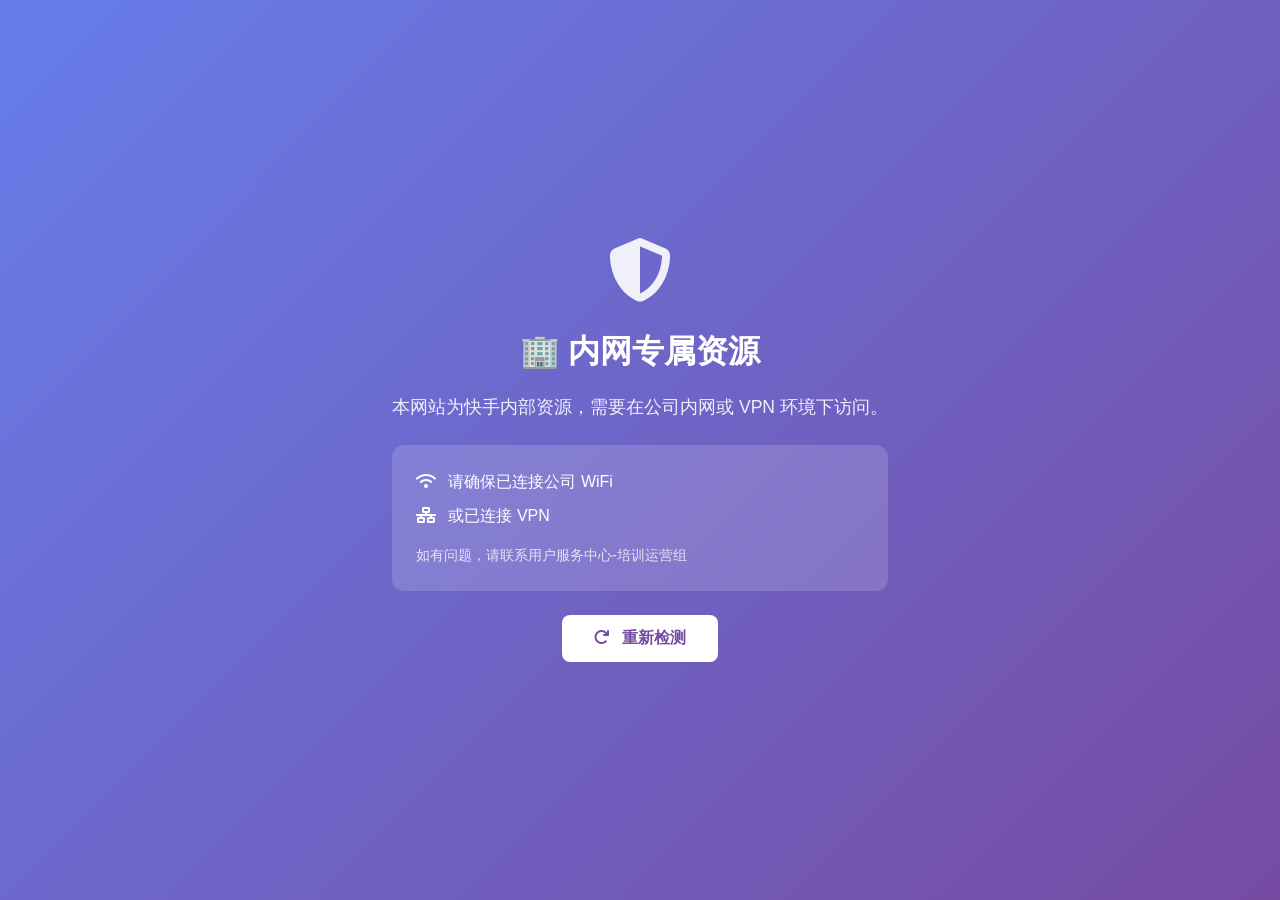
<file: index.html>
<!DOCTYPE html>
<html lang="zh-CN">
<head>
    <meta charset="UTF-8">
    <meta name="viewport" content="width=device-width, initial-scale=1.0">
    <title>用户服务中心 AI应用学习库</title>
    <link rel="stylesheet" href="styles.css">
    <link rel="stylesheet" href="https://cdnjs.cloudflare.com/ajax/libs/font-awesome/6.4.0/css/all.min.css">
    <style>
        /* 默认隐藏主要内容 */
        body.checking nav,
        body.checking main,
        body.checking footer {
            display: none !important;
        }
    </style>
</head>
<body class="checking">
    <!-- 内网访问提示（默认显示） -->
    <div id="intranet-check" style="display:flex;position:fixed;top:0;left:0;width:100%;height:100%;background:linear-gradient(135deg,#667eea 0%,#764ba2 100%);z-index:9999;justify-content:center;align-items:center;color:white;text-align:center;padding:2rem;">
        <div style="max-width:500px;">
            <i class="fas fa-shield-alt" style="font-size:4rem;margin-bottom:1.5rem;opacity:0.9;"></i>
            <h2 style="font-size:2rem;margin-bottom:1rem;">🏢 内网专属资源</h2>
            <p style="font-size:1.1rem;opacity:0.9;margin-bottom:1.5rem;">
                本网站为快手内部资源，需要在公司内网或 VPN 环境下访问。
            </p>
            <div style="background:rgba(255,255,255,0.15);border-radius:12px;padding:1.5rem;margin-bottom:1.5rem;text-align:left;">
                <p style="margin-bottom:0.5rem;"><i class="fas fa-wifi" style="margin-right:0.5rem;"></i> 请确保已连接公司 WiFi</p>
                <p style="margin-bottom:0.5rem;"><i class="fas fa-network-wired" style="margin-right:0.5rem;"></i> 或已连接 VPN</p>
                <p style="opacity:0.8;font-size:0.9rem;margin-top:1rem;">如有问题，请联系用户服务中心-培训运营组</p>
            </div>
            <button onclick="location.reload()" style="background:white;color:#764ba2;border:none;padding:0.8rem 2rem;border-radius:8px;font-size:1rem;font-weight:600;cursor:pointer;transition:transform 0.2s;" onmouseover="this.style.transform='scale(1.05)'" onmouseout="this.style.transform='scale(1)'">
                <i class="fas fa-redo" style="margin-right:0.5rem;"></i> 重新检测
            </button>
        </div>
    </div>

    <script>
        // 内网检测：默认隐藏内容，只有检测到内网才显示
        (function() {
            const intranetCheck = document.getElementById('intranet-check');
            
            // 显示页面内容（内网通过）
            function showContent() {
                document.body.classList.remove('checking');
                intranetCheck.style.display = 'none';
            }
            
            // 保持提示页（外网或检测失败）
            function keepWarning() {
                // 保持当前状态：提示页显示，内容隐藏
            }
            
            // 使用 fetch 检测内网可达性
            fetch('https://docs.corp.kuaishou.com/favicon.ico', {
                method: 'HEAD',
                mode: 'no-cors',
                cache: 'no-cache'
            })
            .then(() => {
                // 请求成功，说明内网可达
                showContent();
            })
            .catch(() => {
                // 请求失败，外网环境
                keepWarning();
            });
            
            // 超时保护：3秒后如果还没响应，保持提示页
            setTimeout(() => {
                if (document.body.classList.contains('checking')) {
                    keepWarning();
                }
            }, 3000);
        })();
    </script>

    <!-- 导航栏 -->
    <nav class="navbar">
        <div class="container">
            <div class="nav-brand">
                <img src="images/ks-logo.png" alt="快手" style="width:32px;height:32px;border-radius:8px;margin-right:8px;vertical-align:middle;">
                <span>AI学习</span>
            </div>
            <ul class="nav-menu">
                <li><a href="#home" class="active">首页</a></li>
                <li><a href="#courses">AI课程</a></li>
                <li><a href="#tools">AI工具</a></li>

            </ul>
            <div class="nav-logo" style="display:flex;align-items:center;gap:1rem;">
                <img src="images/usc-logo.png" alt="用户服务中心" style="height:32px;object-fit:contain;filter:brightness(0) invert(1);">
                <img src="images/ued-training-logo.png" alt="UED-TRAINING" style="height:32px;object-fit:contain;filter:brightness(0) invert(1);">
            </div>
            <button class="mobile-menu-toggle">
                <i class="fas fa-bars"></i>
            </button>
        </div>
    </nav>

    <!-- 主内容区 -->
    <main>
        <!-- 首页英雄区 -->
        <section id="home" class="hero">
            <div class="container">
                <div class="hero-content">
                    <h1 class="hero-title">
                        <i class="fas fa-robot"></i>
                        用户服务中心AI应用学习库
                    </h1>
                    <p class="hero-subtitle">拥抱AI，学以致用</p>
                    <p class="hero-description">
                        用户体验部-用户服务中心为全员打造的 AI 学习专区，旨在帮助每一位同学从零基础稳步起步，通过系统化的学习路径与真实的内部案例，循序渐进地掌握 AI 实用技能，赋能业务提效。
                    </p>
                    <p class="hero-description" style="margin-top:0.5rem;opacity:0.9;">专区分为以下2个板块：</p>
                    <div class="hero-feature-grid" style="display:grid;grid-template-columns:repeat(2,1fr);gap:0.75rem;margin:1rem 0 1.5rem;">
                        <a href="#courses" style="background:rgba(255,255,255,0.12);border:1px solid rgba(255,255,255,0.25);border-radius:12px;padding:1rem;text-align:center;display:block;text-decoration:none;color:inherit;transition:background 0.2s;" onmouseover="this.style.background='rgba(255,255,255,0.22)'" onmouseout="this.style.background='rgba(255,255,255,0.12)'">
                            <div style="font-size:1.8rem;margin-bottom:0.5rem;">📚</div>
                            <div style="font-weight:600;margin-bottom:0.4rem;">AI 课程</div>
                            <div style="font-size:0.82rem;opacity:0.85;">精选从入门到进阶的体系化视频教程，涵盖基础理论与实操技巧，助力构建完整的AI知识框架</div>
                        </a>
                        <a href="#tools" style="background:rgba(255,255,255,0.12);border:1px solid rgba(255,255,255,0.25);border-radius:12px;padding:1rem;text-align:center;display:block;text-decoration:none;color:inherit;transition:background 0.2s;" onmouseover="this.style.background='rgba(255,255,255,0.22)'" onmouseout="this.style.background='rgba(255,255,255,0.12)'">
                            <div style="font-size:1.8rem;margin-bottom:0.5rem;">🛠️</div>
                            <div style="font-weight:600;margin-bottom:0.4rem;">AI 工具</div>
                            <div style="font-size:0.82rem;opacity:0.85;">汇集内部常用的AI工具，提供详细的使用指南与账号指引，让技术触手可及</div>
                        </a>

                    </div>
                    <div class="hero-buttons">
                        <a href="#courses" class="btn btn-primary">
                            <i class="fas fa-rocket"></i> 开始学习
                        </a>
                        <a href="#courses" class="btn btn-secondary">
                            <i class="fas fa-book"></i> 浏览课程
                        </a>
                    </div>
                    
                    <!-- 4月甘特图入口 -->
                    <div style="display:none;margin-top:2rem;padding:1.5rem;background:linear-gradient(135deg,rgba(56,239,125,0.12),rgba(0,180,219,0.12));border:2px solid rgba(56,239,125,0.4);border-radius:16px;text-align:center;animation:pulse2 2s ease-in-out infinite;">
                        <div style="display:flex;align-items:center;justify-content:center;gap:0.75rem;margin-bottom:0.75rem;">
                            <span style="font-size:1.8rem;">📅</span>
                            <h3 style="margin:0;font-size:1.3rem;background:linear-gradient(90deg,#38ef7d,#00b4db);-webkit-background-clip:text;-webkit-text-fill-color:transparent;background-clip:text;">4月工作甘特图</h3>
                        </div>
                        <p style="margin:0 0 1rem 0;opacity:0.85;font-size:0.95rem;">AI项目下阶段工作计划 · 可视化甘特图</p>
                        <a href="gantt-plan.html" style="display:inline-block;background:linear-gradient(135deg,#38ef7d,#00b4db);color:white;padding:0.7rem 2rem;border-radius:25px;text-decoration:none;font-weight:600;transition:transform 0.2s,box-shadow 0.2s;box-shadow:0 4px 15px rgba(56,239,125,0.3);" onmouseover="this.style.transform='scale(1.05)';this.style.boxShadow='0 6px 20px rgba(56,239,125,0.5)'" onmouseout="this.style.transform='scale(1)';this.style.boxShadow='0 4px 15px rgba(56,239,125,0.3)'">
                            <i class="fas fa-chart-gantt" style="margin-right:0.5rem;"></i>查看甘特图
                        </a>
                    </div>

                    <!-- 3月工作汇报入口 -->
                    <div style="display:none;margin-top:1.2rem;padding:1.5rem;background:linear-gradient(135deg,rgba(0,212,255,0.15),rgba(178,75,243,0.15));border:2px solid rgba(0,212,255,0.4);border-radius:16px;text-align:center;animation:pulse 2s ease-in-out infinite;">
                        <div style="display:flex;align-items:center;justify-content:center;gap:0.75rem;margin-bottom:0.75rem;">
                            <span style="font-size:1.8rem;">📊</span>
                            <h3 style="margin:0;font-size:1.3rem;background:linear-gradient(90deg,#00d4ff,#b24bf3);-webkit-background-clip:text;-webkit-text-fill-color:transparent;background-clip:text;">3月工作成果汇报</h3>
                        </div>
                        <p style="margin:0 0 1rem 0;opacity:0.85;font-size:0.95rem;">AI能力建设与应用推广 · 现代科技风格</p>
                        <a href="work-summary.html" style="display:inline-block;background:linear-gradient(135deg,#00d4ff,#b24bf3);color:white;padding:0.7rem 2rem;border-radius:25px;text-decoration:none;font-weight:600;transition:transform 0.2s,box-shadow 0.2s;box-shadow:0 4px 15px rgba(0,212,255,0.3);" onmouseover="this.style.transform='scale(1.05)';this.style.boxShadow='0 6px 20px rgba(0,212,255,0.5)'" onmouseout="this.style.transform='scale(1)';this.style.boxShadow='0 4px 15px rgba(0,212,255,0.3)'">
                            <i class="fas fa-chart-line" style="margin-right:0.5rem;"></i>查看汇报
                        </a>
                    </div>
                    
                    <style>
                        @keyframes pulse {
                            0%, 100% { box-shadow: 0 0 20px rgba(0,212,255,0.2); }
                            50% { box-shadow: 0 0 30px rgba(0,212,255,0.4); }
                        }
                        @keyframes pulse2 {
                            0%, 100% { box-shadow: 0 0 20px rgba(56,239,125,0.2); }
                            50% { box-shadow: 0 0 30px rgba(56,239,125,0.45); }
                        }
                    </style>
                </div>
            </div>
        </section>



        <!-- AI课程资源 -->
        <section id="courses" class="content-section">
            <div class="container">
                <h2 class="section-title">
                    <i class="fas fa-book-open"></i>
                    AI课程资源
                </h2>

                <!-- 课程分类标签 -->
                <div class="course-tabs" style="display:flex;gap:0.75rem;margin-bottom:2rem;flex-wrap:wrap;">
                    <button class="tab-btn active" data-tab="usc">🎯 用户服务中心课程</button>
                    <button class="tab-btn" data-tab="uxdept">👥 用户体验部课程</button>
                    <button class="tab-btn" data-tab="company">🏢 公司级课程</button>
                </div>

                <div class="tab-content">
                    <!-- 公司级课程 -->
                    <div id="company" class="tab-pane">
                        <div class="course-grid">
                            <div class="course-card featured">
                                <div class="featured-badge">推荐</div>
                                <div class="course-icon">
                                    <i class="fas fa-graduation-cap"></i>
                                </div>
                                <h3>快手 AI 公开课</h3>
                                <p>公司级AI基础教育课程，涵盖大模型原理与实践应用</p>
                                <div class="course-meta">
                                    <span><i class="fas fa-users"></i> 全员</span>
                                    <span><i class="fas fa-calendar"></i> 持续更新</span>
                                </div>
                                <a href="courses/company-level.html" class="course-link">查看详情 →</a>
                            </div>
                            <div class="course-card">
                                <div class="course-icon">
                                    <i class="fas fa-brain"></i>
                                </div>
                                <h3>大模型基础认知</h3>
                                <p>了解大语言模型的基本原理、能力边界与应用场景</p>
                                <div class="course-meta">
                                    <span><i class="fas fa-clock"></i> 2小时</span>
                                    <span><i class="fas fa-signal"></i> 入门级</span>
                                </div>
                                <a href="courses/company-level.html#basics" class="course-link">查看详情 →</a>
                            </div>
                            <div class="course-card">
                                <div class="course-icon">
                                    <i class="fas fa-comments"></i>
                                </div>
                                <h3>Prompt 工程实践</h3>
                                <p>掌握提示词设计技巧，让AI更好地理解和执行任务</p>
                                <div class="course-meta">
                                    <span><i class="fas fa-clock"></i> 3小时</span>
                                    <span><i class="fas fa-signal"></i> 进阶级</span>
                                </div>
                                <a href="courses/company-level.html#prompt" class="course-link">查看详情 →</a>
                            </div>
                        </div>
                    </div>

                    <!-- 用户体验部课程 -->
                    <div id="uxdept" class="tab-pane">
                        <div class="course-grid">
                            <div class="course-card featured">
                                <div class="featured-badge">最新</div>
                                <div class="course-icon">
                                    <i class="fas fa-toolbox"></i>
                                </div>
                                <h3>Agent Skill：AI 的技能工具箱</h3>
                                <p>覆盖完整研发链路，从想法到上线的完整路径</p>
                                <div class="course-meta">
                                    <span><i class="fas fa-user"></i> 章程</span>
                                    <span><i class="fas fa-calendar"></i> 2026年2月</span>
                                </div>
                                <a href="courses/department-level.html" class="course-link">查看详情 →</a>
                            </div>
                            <div class="course-card">
                                <div class="course-icon">
                                    <i class="fas fa-video"></i>
                                </div>
                                <h3>视频举证判证</h3>
                                <p>电商纠纷判证场景的多模态大模型落地实践</p>
                                <div class="course-meta">
                                    <span><i class="fas fa-user"></i> 章程</span>
                                    <span><i class="fas fa-calendar"></i> 2025年12月</span>
                                </div>
                                <a href="courses/department-level.html#multimodal" class="course-link">查看详情 →</a>
                            </div>
                            <div class="course-card">
                                <div class="course-icon">
                                    <i class="fas fa-image"></i>
                                </div>
                                <h3>多模态大模型落地实践</h3>
                                <p>电商纠纷判证场景的实际应用案例</p>
                                <div class="course-meta">
                                    <span><i class="fas fa-user"></i> 章程</span>
                                    <span><i class="fas fa-calendar"></i> 2025年12月</span>
                                </div>
                                <a href="courses/department-level.html#multimodal" class="course-link">查看详情 →</a>
                            </div>
                            <div class="course-card">
                                <div class="course-icon">
                                    <i class="fas fa-laptop-code"></i>
                                </div>
                                <h3>AI Coding 应用与概述</h3>
                                <p>全面介绍 AI Coding 工具的应用场景和使用技巧</p>
                                <div class="course-meta">
                                    <span><i class="fas fa-user"></i> 肖宝秋</span>
                                    <span><i class="fas fa-calendar"></i> 2025年11月</span>
                                </div>
                                <a href="courses/department-level.html#ai-coding" class="course-link">查看详情 →</a>
                            </div>
                            <div class="course-card">
                                <div class="course-icon">
                                    <i class="fas fa-robot"></i>
                                </div>
                                <h3>买家托管机器人</h3>
                                <p>智能客服场景的 Agent 自动化处理实践</p>
                                <div class="course-meta">
                                    <span><i class="fas fa-user"></i> 彭程</span>
                                    <span><i class="fas fa-calendar"></i> 2025年10月</span>
                                </div>
                                <a href="courses/department-level.html#customer-service" class="course-link">查看详情 →</a>
                            </div>
                            <div class="course-card">
                                <div class="course-icon">
                                    <i class="fas fa-search"></i>
                                </div>
                                <h3>RAG 智慧导航</h3>
                                <p>客服问题处理的 RAG 技术应用实践</p>
                                <div class="course-meta">
                                    <span><i class="fas fa-user"></i> 彭程</span>
                                    <span><i class="fas fa-calendar"></i> 2025年10月</span>
                                </div>
                                <a href="courses/department-level.html#customer-service" class="course-link">查看详情 →</a>
                            </div>
                        </div>
                    </div>

                    <!-- 用户服务中心课程 -->
                    <div id="usc" class="tab-pane active">
                        <!-- AI领航员专区 -->
                        <div style="margin-bottom:2rem;">
                            <div style="display:flex;align-items:center;gap:0.75rem;margin-bottom:1rem;padding:1rem 1.25rem;background:linear-gradient(135deg,#1E1B4B,#312E81);border-radius:12px;color:white;">
                                <i class="fas fa-rocket" style="font-size:1.5rem;color:#A5B4FC;"></i>
                                <div>
                                    <div style="font-weight:700;font-size:1.1rem;">✦ AI领航员</div>
                                    <div style="font-size:0.85rem;opacity:0.85;margin-top:0.2rem;">挖掘并沉淀可复制、可量化的AI应用</div>
                                </div>
                            </div>
                            <div class="course-grid" style="grid-template-columns:repeat(2,1fr);gap:2rem;">
                                <div class="course-card featured" style="padding:2.5rem;">
                                    <div class="featured-badge" style="font-size:1rem;padding:0.35rem 0.9rem;">第一期</div>
                                    <div class="course-icon" style="width:70px;height:70px;"><i class="fas fa-video" style="font-size:2.2rem;"></i></div>
                                    <h3 style="font-size:1.4rem;">大模型在视频举证判断上的应用分享</h3>
                                    <p style="font-size:1rem;">视频识别模型介绍 & 实测核心特点，精准拆解需求，快速定位问题源头</p>
                                    <div class="course-meta" style="margin:1.2rem 0;">
                                        <span style="font-size:0.95rem;"><i class="fas fa-calendar"></i> 2026年3月</span>
                                        <span style="font-size:0.95rem;"><i class="fas fa-users"></i> AI领航员计划</span>
                                    </div>
                                    <a href="cases/case-01-video.html" class="course-link" style="font-size:1rem;">查看详情 →</a>
                                </div>
                                <div class="course-card" style="padding:2.5rem;">
                                    <div class="featured-badge" style="background:linear-gradient(135deg,#0F766E,#6366F1);font-size:1rem;padding:0.35rem 0.9rem;">第二期</div>
                                    <div class="course-icon" style="background:linear-gradient(135deg,#0F766E,#6366F1);width:70px;height:70px;"><i class="fas fa-code" style="font-size:2.2rem;"></i></div>
                                    <h3 style="font-size:1.4rem;">大模型生成HTML汇报材料 — 从"无脑用"到"懂原理"</h3>
                                    <p style="font-size:1rem;">揭秘底层逻辑，掌握颜色、布局、框架调优能力，真正掌控 AI 生成内容质量</p>
                                    <div class="course-meta" style="margin:1.2rem 0;">
                                        <span style="font-size:0.95rem;"><i class="fas fa-calendar"></i> 2026年</span>
                                        <span style="font-size:0.95rem;"><i class="fas fa-users"></i> AI领航员计划</span>
                                    </div>
                                    <a href="cases/case-02-html.html" class="course-link" style="font-size:1rem;">查看详情 →</a>
                                </div>
                            </div>
                        </div>
                        <div class="course-grid" style="grid-template-columns:repeat(1,1fr);">
                            <div class="course-card featured">
                                <div class="featured-badge">专属</div>
                                <div class="course-icon" style="background:linear-gradient(135deg,#0F766E,#0EA5E9);">
                                    <i class="fas fa-star"></i>
                                </div>
                                <h3>拥抱AI · 智见未来</h3>
                                <p>为客服伙伴打造的在线学习专区，涵盖AI基础、智能客服应用及工具使用等实用课程</p>
                                <div class="course-meta">
                                    <span><i class="fas fa-users"></i> 客服专属</span>
                                    <span><i class="fas fa-graduation-cap"></i> 快手中学</span>
                                </div>
                                <a href="courses/department-level.html#ai-future" class="course-link">查看详情 →</a>
                            </div>
                        </div>
                    </div>
                </div>
            </div>
        </section>

        <!-- AI工具平台 -->
        <section id="tools" class="content-section bg-light">
            <div class="container">
                <h2 class="section-title">
                    <i class="fas fa-wrench"></i>
                    AI工具平台
                </h2>
                <div class="tools-grid">
                    <div class="tool-card">
                        <div class="course-icon">
                            <i class="fas fa-magic"></i>
                        </div>
                        <h3>Mario Claw</h3>
                        <p>基于OpenClaw的AI办公应用，表达需求即可自动处理</p>
                        <ul class="tool-features">
                            <li><i class="fas fa-check"></i> 智能对话</li>
                            <li><i class="fas fa-check"></i> 多智能体协作</li>
                            <li><i class="fas fa-check"></i> 办公场景集成</li>
                        </ul>
                        <a href="tools/mario-claw.html" class="course-link">了解更多 →</a>
                    </div>
                    <div class="tool-card">
                        <div class="course-icon">
                            <i class="fas fa-server"></i>
                        </div>
                        <h3>Langbridge Claw</h3>
                        <p>独立的OpenClaw Bot运行环境，让智能助手构建丝滑高效</p>
                        <ul class="tool-features">
                            <li><i class="fas fa-check"></i> 独立运行环境</li>
                            <li><i class="fas fa-check"></i> 技能市场</li>
                            <li><i class="fas fa-check"></i> 多渠道接入</li>
                        </ul>
                        <a href="tools/langbridge-claw.html" class="course-link">了解更多 →</a>
                    </div>
                    <div class="tool-card">
                        <div class="course-icon">
                            <i class="fas fa-shield-alt"></i>
                        </div>
                        <h3>Klaw</h3>
                        <p>本地运行的个人AI助理，数据更安全，响应更快速</p>
                        <ul class="tool-features">
                            <li><i class="fas fa-check"></i> 本地部署</li>
                            <li><i class="fas fa-check"></i> 办公集成</li>
                            <li><i class="fas fa-check"></i> 高度可定制</li>
                        </ul>
                        <a href="tools/klaw.html" class="course-link">了解更多 →</a>
                    </div>
                    <div class="tool-card">
                        <div class="course-icon">
                            <i class="fas fa-palette"></i>
                        </div>
                        <h3>Luigi</h3>
                        <p>零代码/低代码AI Agent应用开发平台</p>
                        <ul class="tool-features">
                            <li><i class="fas fa-check"></i> 可视化开发</li>
                            <li><i class="fas fa-check"></i> 丰富组件库</li>
                            <li><i class="fas fa-check"></i> 多渠道发布</li>
                        </ul>
                        <a href="tools/luigi.html" class="course-link">了解更多 →</a>
                    </div>
                    <div class="tool-card">
                        <div class="course-icon">
                            <i class="fas fa-cubes"></i>
                        </div>
                        <h3>SkillHub</h3>
                        <p>面向所有 Agent 用户的 Skill 管理平台，参考开源标准结构</p>
                        <ul class="tool-features">
                            <li><i class="fas fa-check"></i> 版本对比 &amp; 回滚</li>
                            <li><i class="fas fa-check"></i> 技能导入导出</li>
                            <li><i class="fas fa-check"></i> 在线编辑</li>
                        </ul>
                        <a href="tools/skillhub.html" class="course-link">了解更多 →</a>
                    </div>
                </div>
            </div>
        </section>




        <!-- 快速开始 -->
        <section class="cta-section">
            <div class="container">
                <h2>准备好开始了吗？</h2>
                <p>加入用户服务中心AI学习社区，开启你的AI之旅</p>
                <div class="cta-buttons">
                    <a href="#courses" class="btn btn-primary">
                        <i class="fas fa-rocket"></i> 立即开始学习
                    </a>
                </div>
            </div>
        </section>
    </main>

    <!-- 页脚 -->
    <footer class="footer">
        <div class="container">
            <div class="footer-content">
                <div class="footer-section">
                    <h4>AI学习库</h4>
                    <p>用户服务中心-培训运营组 打造</p>
                    <p>让每位同学都能掌握AI工具</p>
                </div>
                <div class="footer-section">
                    <h4>快速链接</h4>
                    <ul>
                        <li><a href="#courses">AI课程资源</a></li>
                        <li><a href="#tools">AI工具平台</a></li>
                    </ul>
                </div>
            </div>
            <div class="footer-bottom">
                <p>&copy; 2025 用户服务中心 AI学习库. 持续更新中...</p>
            </div>
        </div>
    </footer>

    <script>
        // 导航栏滚动效果
        window.addEventListener('scroll', function() {
            const navbar = document.querySelector('.navbar');
            if (window.scrollY > 50) {
                navbar.style.boxShadow = '0 4px 20px rgba(0,0,0,0.15)';
            } else {
                navbar.style.boxShadow = '0 4px 6px -1px rgba(0, 0, 0, 0.1)';
            }
        });

        // 平滑滚动
        document.querySelectorAll('a[href^="#"]').forEach(anchor => {
            anchor.addEventListener('click', function(e) {
                e.preventDefault();
                const target = document.querySelector(this.getAttribute('href'));
                if (target) {
                    target.scrollIntoView({ behavior: 'smooth', block: 'start' });
                }
            });
        });

        // 课程标签切换
        document.querySelectorAll('.tab-btn').forEach(btn => {
            btn.addEventListener('click', function() {
                const tab = this.dataset.tab;
                document.querySelectorAll('.tab-btn').forEach(b => b.classList.remove('active'));
                document.querySelectorAll('.tab-pane').forEach(p => p.classList.remove('active'));
                this.classList.add('active');
                document.getElementById(tab).classList.add('active');
            });
        });

        // 移动端菜单
        const toggle = document.querySelector('.mobile-menu-toggle');
        const menu = document.querySelector('.nav-menu');
        if (toggle) {
            toggle.addEventListener('click', () => menu.classList.toggle('active'));
        }

        // 卡片点击跳转
        document.querySelectorAll('.course-card, .tool-card').forEach(card => {
            card.style.cursor = 'pointer';
            card.addEventListener('click', function(e) {
                // 如果点击的是链接本身，不阻止默认行为
                if (e.target.tagName === 'A' || e.target.closest('a')) return;
                
                const link = this.querySelector('a.course-link');
                if (link) {
                    window.location.href = link.getAttribute('href');
                }
            });
        });
    </script>
</body>
</html>
</file>
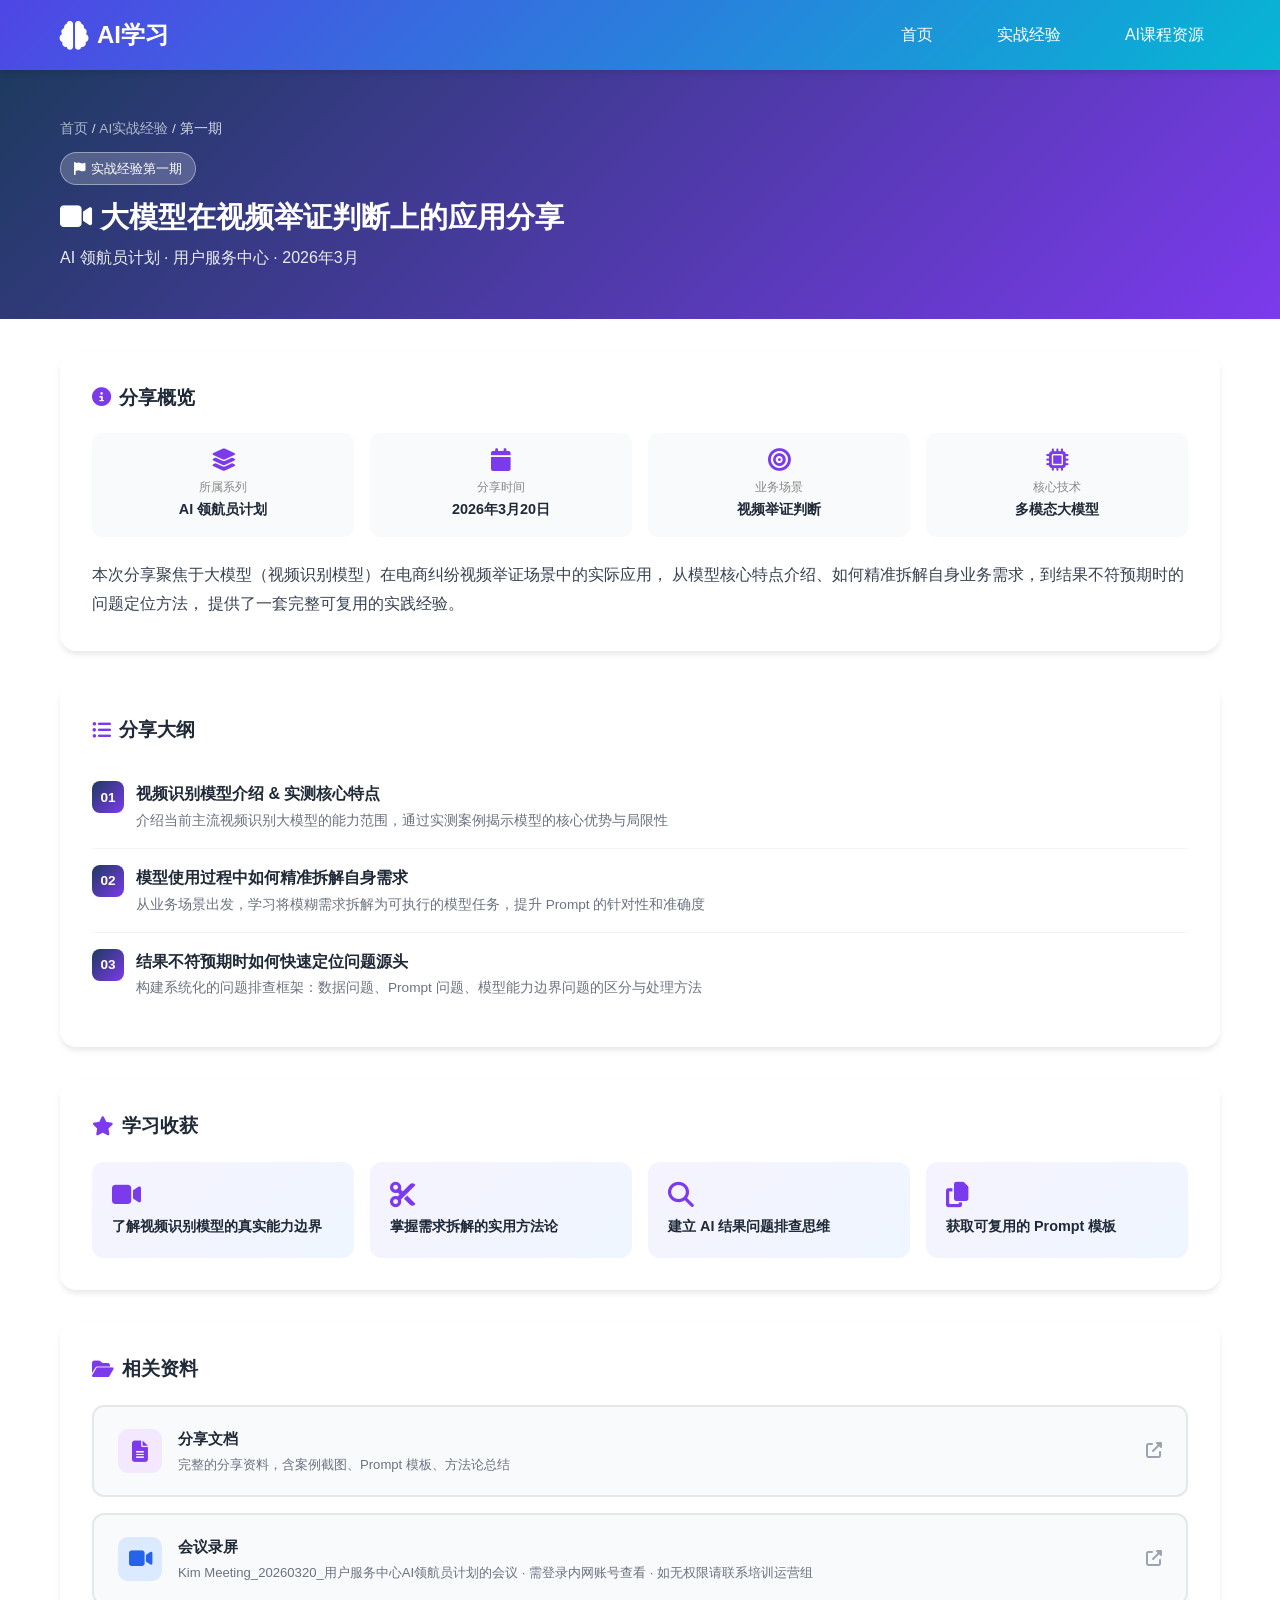
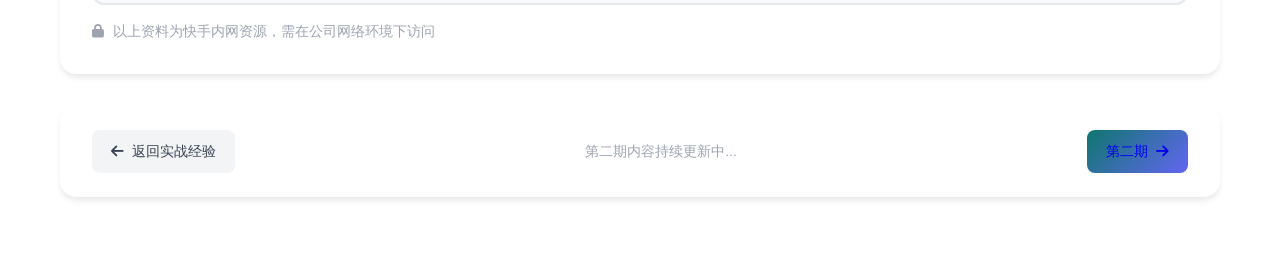
<file: cases/case-01-video.html>
<!DOCTYPE html>
<html lang="zh-CN">
<head>
    <meta charset="UTF-8">
    <meta name="viewport" content="width=device-width, initial-scale=1.0">
    <title>大模型在视频举证判断上的应用分享 - AI智能应用学习库</title>
    <link rel="stylesheet" href="../styles.css">
    <link rel="stylesheet" href="https://cdnjs.cloudflare.com/ajax/libs/font-awesome/6.4.0/css/all.min.css">
    <style>
        .page-hero { background: linear-gradient(135deg, #1E3A5F 0%, #7C3AED 100%); color: white; padding: 3rem 0; }
        .page-hero h1 { font-size: 1.8rem; margin-bottom: 0.5rem; line-height: 1.4; }
        .page-hero p { opacity: 0.9; }
        .case-detail { padding: 2rem 0 4rem; }
        .info-card { background: white; border-radius: 16px; box-shadow: 0 4px 6px -1px rgba(0,0,0,0.1); padding: 2rem; margin-bottom: 2rem; }
        .info-card h2 { font-size: 1.2rem; color: #1F2937; margin-bottom: 1.25rem; display: flex; align-items: center; gap: 0.5rem; }
        .info-card h2 i { color: #7C3AED; }
        .meta-grid { display: grid; grid-template-columns: repeat(auto-fit, minmax(160px, 1fr)); gap: 1rem; margin-bottom: 1.5rem; }
        .meta-item { background: #F9FAFB; border-radius: 10px; padding: 1rem; text-align: center; }
        .meta-item i { font-size: 1.4rem; color: #7C3AED; margin-bottom: 0.4rem; display: block; }
        .meta-item .label { font-size: 0.78rem; color: #888; }
        .meta-item .value { font-weight: 600; color: #1F2937; font-size: 0.9rem; }
        .outline-list { list-style: none; }
        .outline-item { display: flex; align-items: flex-start; gap: 0.75rem; padding: 1rem 0; border-bottom: 1px solid #F3F4F6; }
        .outline-item:last-child { border-bottom: none; }
        .outline-num { background: linear-gradient(135deg, #1E3A5F, #7C3AED); color: white; width: 32px; height: 32px; border-radius: 8px; display: flex; align-items: center; justify-content: center; font-size: 0.85rem; flex-shrink: 0; font-weight: 600; }
        .outline-info h4 { font-size: 1rem; color: #1F2937; margin-bottom: 0.2rem; }
        .outline-info p { font-size: 0.85rem; color: #6B7280; }
        .resource-box { display: flex; flex-direction: column; gap: 1rem; }
        .resource-btn { display: flex; align-items: center; gap: 1rem; background: #F9FAFB; border: 2px solid #E5E7EB; border-radius: 12px; padding: 1.25rem 1.5rem; text-decoration: none; color: #1F2937; transition: all 0.3s; }
        .resource-btn:hover { border-color: #7C3AED; background: #F5F3FF; }
        .resource-btn .icon { width: 44px; height: 44px; border-radius: 10px; display: flex; align-items: center; justify-content: center; font-size: 1.3rem; flex-shrink: 0; }
        .resource-btn .icon.purple { background: #F3E8FF; color: #7C3AED; }
        .resource-btn .icon.blue { background: #DBEAFE; color: #2563EB; }
        .resource-btn .icon.gray { background: #F3F4F6; color: #6B7280; }
        .resource-btn .text h4 { font-size: 0.95rem; font-weight: 600; margin-bottom: 0.15rem; }
        .resource-btn .text p { font-size: 0.82rem; color: #6B7280; }
        .resource-btn .arrow { margin-left: auto; color: #9CA3AF; }
        .takeaway-grid { display: grid; grid-template-columns: repeat(auto-fit, minmax(220px, 1fr)); gap: 1rem; }
        .takeaway-item { background: linear-gradient(135deg, #F5F3FF, #EFF6FF); border-radius: 12px; padding: 1.25rem; }
        .takeaway-item i { font-size: 1.6rem; color: #7C3AED; margin-bottom: 0.5rem; display: block; }
        .takeaway-item h4 { font-size: 0.9rem; color: #1F2937; font-weight: 600; }
        .series-badge { display: inline-flex; align-items: center; gap: 0.4rem; background: rgba(255,255,255,0.2); border: 1px solid rgba(255,255,255,0.4); padding: 0.3rem 0.8rem; border-radius: 20px; font-size: 0.82rem; margin-bottom: 0.75rem; }
        .nav-bottom { background: white; border-radius: 16px; box-shadow: 0 4px 6px -1px rgba(0,0,0,0.1); padding: 1.5rem 2rem; display: flex; align-items: center; justify-content: space-between; flex-wrap: wrap; gap: 1rem; }
        .nav-btn { display: inline-flex; align-items: center; gap: 0.5rem; padding: 0.6rem 1.2rem; border-radius: 8px; text-decoration: none; font-size: 0.9rem; font-weight: 500; transition: opacity 0.3s; }
        .nav-btn.back { background: #F3F4F6; color: #374151; }
        .nav-btn.back:hover { background: #E5E7EB; }
        .nav-btn.next { background: #6B7280; color: white; cursor: default; opacity: 0.5; }
    </style>
</head>
<body>
    <nav class="navbar">
        <div class="container">
            <a href="../index.html" class="nav-brand" style="color:white;text-decoration:none;">
                <i class="fas fa-brain"></i><span>AI学习</span>
            </a>
            <ul class="nav-menu">
                <li><a href="../index.html">首页</a></li>
                <li><a href="../index.html#cases">实战经验</a></li>
                <li><a href="../index.html#courses">AI课程资源</a></li>
            </ul>
        </div>
    </nav>

    <div class="page-hero">
        <div class="container">
            <div style="margin-bottom:0.75rem; opacity:0.8; font-size:0.85rem;">
                <a href="../index.html" style="color:rgba(255,255,255,0.8);text-decoration:none;">首页</a>
                / <a href="../index.html#cases" style="color:rgba(255,255,255,0.8);text-decoration:none;">AI实战经验</a>
                / <span>第一期</span>
            </div>
            <div class="series-badge"><i class="fas fa-flag"></i> 实战经验第一期</div>
            <h1><i class="fas fa-video"></i> 大模型在视频举证判断上的应用分享</h1>
            <p>AI 领航员计划 · 用户服务中心 · 2026年3月</p>
        </div>
    </div>

    <div class="case-detail">
        <div class="container">

            <!-- 基本信息 -->
            <div class="info-card">
                <h2><i class="fas fa-info-circle"></i> 分享概览</h2>
                <div class="meta-grid">
                    <div class="meta-item">
                        <i class="fas fa-layer-group"></i>
                        <div class="label">所属系列</div>
                        <div class="value">AI 领航员计划</div>
                    </div>
                    <div class="meta-item">
                        <i class="fas fa-calendar"></i>
                        <div class="label">分享时间</div>
                        <div class="value">2026年3月20日</div>
                    </div>
                    <div class="meta-item">
                        <i class="fas fa-bullseye"></i>
                        <div class="label">业务场景</div>
                        <div class="value">视频举证判断</div>
                    </div>
                    <div class="meta-item">
                        <i class="fas fa-microchip"></i>
                        <div class="label">核心技术</div>
                        <div class="value">多模态大模型</div>
                    </div>
                </div>
                <p style="color:#374151; line-height:1.8;">
                    本次分享聚焦于大模型（视频识别模型）在电商纠纷视频举证场景中的实际应用，
                    从模型核心特点介绍、如何精准拆解自身业务需求，到结果不符预期时的问题定位方法，
                    提供了一套完整可复用的实践经验。
                </p>
            </div>

            <!-- 分享大纲 -->
            <div class="info-card">
                <h2><i class="fas fa-list-ul"></i> 分享大纲</h2>
                <ul class="outline-list">
                    <li class="outline-item">
                        <div class="outline-num">01</div>
                        <div class="outline-info">
                            <h4>视频识别模型介绍 &amp; 实测核心特点</h4>
                            <p>介绍当前主流视频识别大模型的能力范围，通过实测案例揭示模型的核心优势与局限性</p>
                        </div>
                    </li>
                    <li class="outline-item">
                        <div class="outline-num">02</div>
                        <div class="outline-info">
                            <h4>模型使用过程中如何精准拆解自身需求</h4>
                            <p>从业务场景出发，学习将模糊需求拆解为可执行的模型任务，提升 Prompt 的针对性和准确度</p>
                        </div>
                    </li>
                    <li class="outline-item">
                        <div class="outline-num">03</div>
                        <div class="outline-info">
                            <h4>结果不符预期时如何快速定位问题源头</h4>
                            <p>构建系统化的问题排查框架：数据问题、Prompt 问题、模型能力边界问题的区分与处理方法</p>
                        </div>
                    </li>
                </ul>
            </div>

            <!-- 学习收获 -->
            <div class="info-card">
                <h2><i class="fas fa-star"></i> 学习收获</h2>
                <div class="takeaway-grid">
                    <div class="takeaway-item">
                        <i class="fas fa-video"></i>
                        <h4>了解视频识别模型的真实能力边界</h4>
                    </div>
                    <div class="takeaway-item">
                        <i class="fas fa-cut"></i>
                        <h4>掌握需求拆解的实用方法论</h4>
                    </div>
                    <div class="takeaway-item">
                        <i class="fas fa-search"></i>
                        <h4>建立 AI 结果问题排查思维</h4>
                    </div>
                    <div class="takeaway-item">
                        <i class="fas fa-copy"></i>
                        <h4>获取可复用的 Prompt 模板</h4>
                    </div>
                </div>
            </div>

            <!-- 资料获取 -->
            <div class="info-card">
                <h2><i class="fas fa-folder-open"></i> 相关资料</h2>
                <div class="resource-box">
                    <a href="https://docs.corp.kuaishou.com/d/home/fcADYPCc9VIPraGzeUcB0r8sg" target="_blank" class="resource-btn">
                        <div class="icon purple"><i class="fas fa-file-alt"></i></div>
                        <div class="text">
                            <h4>分享文档</h4>
                            <p>完整的分享资料，含案例截图、Prompt 模板、方法论总结</p>
                        </div>
                        <div class="arrow"><i class="fas fa-external-link-alt"></i></div>
                    </a>
                    <a href="https://docs.corp.kuaishou.com/file/fcAAKhbG3zj_QWT_fup1BuYsq" target="_blank" class="resource-btn">
                        <div class="icon blue"><i class="fas fa-video"></i></div>
                        <div class="text">
                            <h4>会议录屏</h4>
                            <p>Kim Meeting_20260320_用户服务中心AI领航员计划的会议 · 需登录内网账号查看 · 如无权限请联系培训运营组</p>
                        </div>
                        <div class="arrow"><i class="fas fa-external-link-alt"></i></div>
                    </a>
                </div>
                <p style="margin-top:1rem; font-size:0.85rem; color:#9CA3AF;">
                    <i class="fas fa-lock" style="margin-right:0.3rem;"></i>
                    以上资料为快手内网资源，需在公司网络环境下访问
                </p>
            </div>

            <!-- 底部导航 -->
            <div class="nav-bottom">
                <a href="../index.html#cases" class="nav-btn back">
                    <i class="fas fa-arrow-left"></i> 返回实战经验
                </a>
                <span style="color:#9CA3AF; font-size:0.85rem;">第二期内容持续更新中...</span>
                <a href="case-02-html.html" class="nav-btn prev" style="background:linear-gradient(135deg,#0F766E,#6366F1);">
                    第二期 <i class="fas fa-arrow-right"></i>
                </a>
            </div>

        </div>
    </div>
</body>
</html>
</file>
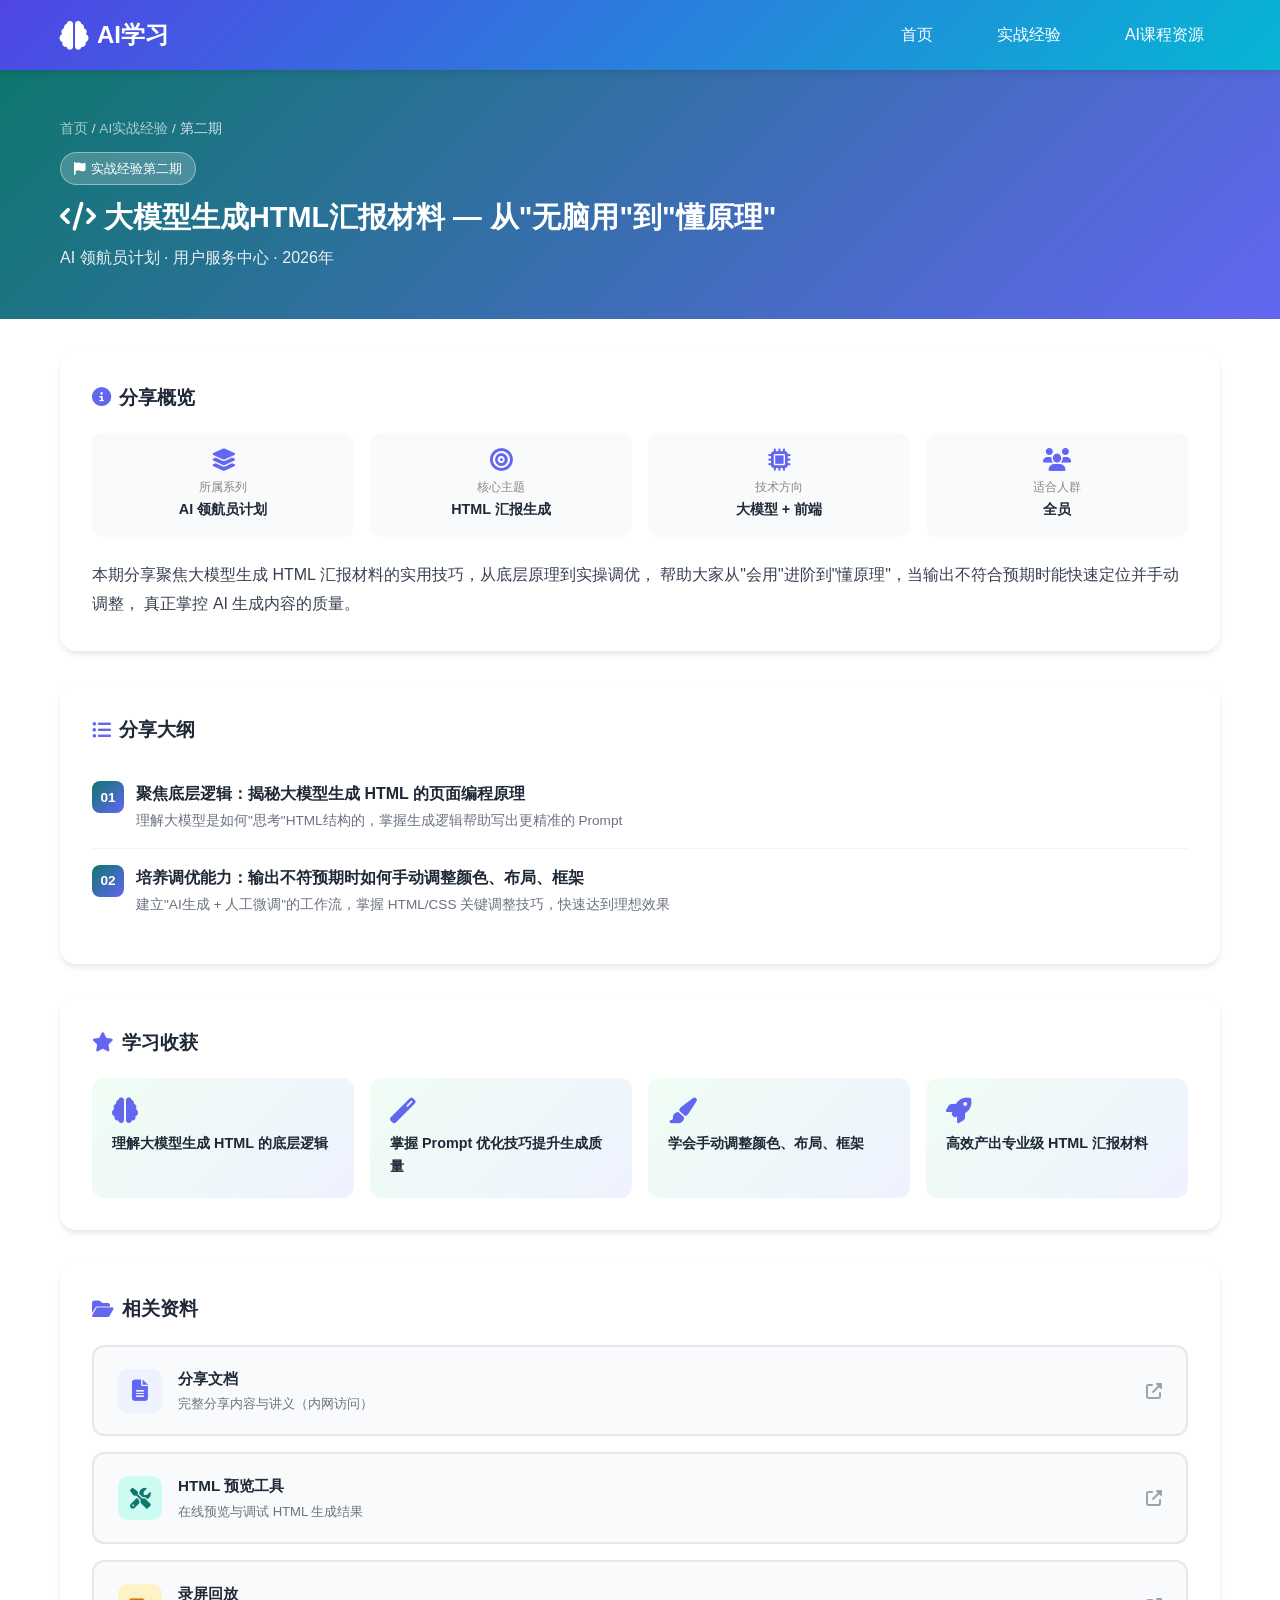
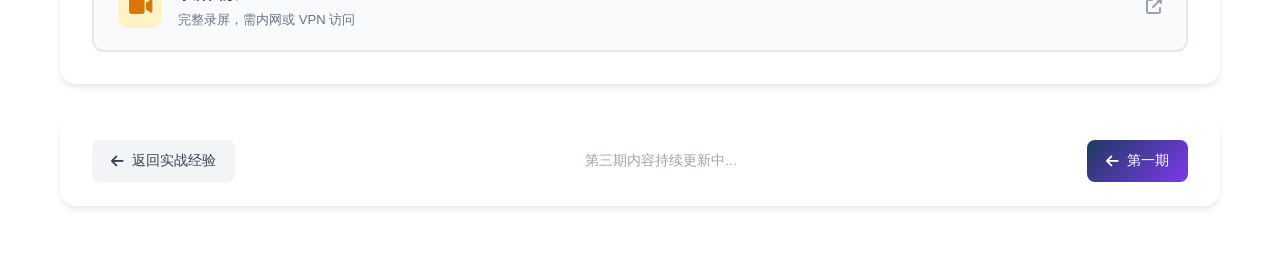
<file: cases/case-02-html.html>
<!DOCTYPE html>
<html lang="zh-CN">
<head>
    <meta charset="UTF-8">
    <meta name="viewport" content="width=device-width, initial-scale=1.0">
    <title>大模型生成HTML汇报材料 — AI智能应用学习库</title>
    <link rel="stylesheet" href="../styles.css">
    <link rel="stylesheet" href="https://cdnjs.cloudflare.com/ajax/libs/font-awesome/6.4.0/css/all.min.css">
    <style>
        .page-hero { background: linear-gradient(135deg, #0F766E 0%, #6366F1 100%); color: white; padding: 3rem 0; }
        .page-hero h1 { font-size: 1.8rem; margin-bottom: 0.5rem; line-height: 1.4; }
        .page-hero p { opacity: 0.9; }
        .case-detail { padding: 2rem 0 4rem; }
        .info-card { background: white; border-radius: 16px; box-shadow: 0 4px 6px -1px rgba(0,0,0,0.1); padding: 2rem; margin-bottom: 2rem; }
        .info-card h2 { font-size: 1.2rem; color: #1F2937; margin-bottom: 1.25rem; display: flex; align-items: center; gap: 0.5rem; }
        .info-card h2 i { color: #6366F1; }
        .meta-grid { display: grid; grid-template-columns: repeat(auto-fit, minmax(160px, 1fr)); gap: 1rem; margin-bottom: 1.5rem; }
        .meta-item { background: #F9FAFB; border-radius: 10px; padding: 1rem; text-align: center; }
        .meta-item i { font-size: 1.4rem; color: #6366F1; margin-bottom: 0.4rem; display: block; }
        .meta-item .label { font-size: 0.78rem; color: #888; }
        .meta-item .value { font-weight: 600; color: #1F2937; font-size: 0.9rem; }
        .outline-list { list-style: none; }
        .outline-item { display: flex; align-items: flex-start; gap: 0.75rem; padding: 1rem 0; border-bottom: 1px solid #F3F4F6; }
        .outline-item:last-child { border-bottom: none; }
        .outline-num { background: linear-gradient(135deg, #0F766E, #6366F1); color: white; width: 32px; height: 32px; border-radius: 8px; display: flex; align-items: center; justify-content: center; font-size: 0.85rem; flex-shrink: 0; font-weight: 600; }
        .outline-info h4 { font-size: 1rem; color: #1F2937; margin-bottom: 0.2rem; }
        .outline-info p { font-size: 0.85rem; color: #6B7280; }
        .resource-box { display: flex; flex-direction: column; gap: 1rem; }
        .resource-btn { display: flex; align-items: center; gap: 1rem; background: #F9FAFB; border: 2px solid #E5E7EB; border-radius: 12px; padding: 1.25rem 1.5rem; text-decoration: none; color: #1F2937; transition: all 0.3s; }
        .resource-btn:hover { border-color: #6366F1; background: #F5F3FF; }
        .resource-btn .icon { width: 44px; height: 44px; border-radius: 10px; display: flex; align-items: center; justify-content: center; font-size: 1.3rem; flex-shrink: 0; }
        .resource-btn .icon.indigo { background: #EEF2FF; color: #6366F1; }
        .resource-btn .icon.teal { background: #CCFBF1; color: #0F766E; }
        .resource-btn .icon.gray { background: #F3F4F6; color: #9CA3AF; }
        .resource-btn .text h4 { font-size: 0.95rem; font-weight: 600; margin-bottom: 0.15rem; }
        .resource-btn .text p { font-size: 0.82rem; color: #6B7280; }
        .resource-btn .arrow { margin-left: auto; color: #9CA3AF; }
        .takeaway-grid { display: grid; grid-template-columns: repeat(auto-fit, minmax(220px, 1fr)); gap: 1rem; }
        .takeaway-item { background: linear-gradient(135deg, #F0FDF4, #EEF2FF); border-radius: 12px; padding: 1.25rem; }
        .takeaway-item i { font-size: 1.6rem; color: #6366F1; margin-bottom: 0.5rem; display: block; }
        .takeaway-item h4 { font-size: 0.9rem; color: #1F2937; font-weight: 600; }
        .series-badge { display: inline-flex; align-items: center; gap: 0.4rem; background: rgba(255,255,255,0.2); border: 1px solid rgba(255,255,255,0.4); padding: 0.3rem 0.8rem; border-radius: 20px; font-size: 0.82rem; margin-bottom: 0.75rem; }
        .nav-bottom { background: white; border-radius: 16px; box-shadow: 0 4px 6px -1px rgba(0,0,0,0.1); padding: 1.5rem 2rem; display: flex; align-items: center; justify-content: space-between; flex-wrap: wrap; gap: 1rem; }
        .nav-btn { display: inline-flex; align-items: center; gap: 0.5rem; padding: 0.6rem 1.2rem; border-radius: 8px; text-decoration: none; font-size: 0.9rem; font-weight: 500; transition: opacity 0.3s; }
        .nav-btn.back { background: #F3F4F6; color: #374151; }
        .nav-btn.back:hover { background: #E5E7EB; }
        .nav-btn.prev { background: linear-gradient(135deg, #1E3A5F, #7C3AED); color: white; }
        .coming-soon { background: linear-gradient(135deg, #F9FAFB, #F3F4F6); border: 2px dashed #D1D5DB; border-radius: 12px; padding: 2rem; text-align: center; color: #6B7280; }
        .coming-soon i { font-size: 2rem; margin-bottom: 0.75rem; display: block; color: #9CA3AF; }
    </style>
</head>
<body>
    <nav class="navbar">
        <div class="container">
            <a href="../index.html" class="nav-brand" style="color:white;text-decoration:none;">
                <i class="fas fa-brain"></i><span>AI学习</span>
            </a>
            <ul class="nav-menu">
                <li><a href="../index.html">首页</a></li>
                <li><a href="../index.html#cases">实战经验</a></li>
                <li><a href="../index.html#courses">AI课程资源</a></li>
            </ul>
        </div>
    </nav>

    <div class="page-hero">
        <div class="container">
            <div style="margin-bottom:0.75rem; opacity:0.8; font-size:0.85rem;">
                <a href="../index.html" style="color:rgba(255,255,255,0.8);text-decoration:none;">首页</a>
                / <a href="../index.html#cases" style="color:rgba(255,255,255,0.8);text-decoration:none;">AI实战经验</a>
                / <span>第二期</span>
            </div>
            <div class="series-badge"><i class="fas fa-flag"></i> 实战经验第二期</div>
            <h1><i class="fas fa-code"></i> 大模型生成HTML汇报材料 — 从"无脑用"到"懂原理"</h1>
            <p>AI 领航员计划 · 用户服务中心 · 2026年</p>
        </div>
    </div>

    <div class="case-detail">
        <div class="container">

            <!-- 基本信息 -->
            <div class="info-card">
                <h2><i class="fas fa-info-circle"></i> 分享概览</h2>
                <div class="meta-grid">
                    <div class="meta-item">
                        <i class="fas fa-layer-group"></i>
                        <div class="label">所属系列</div>
                        <div class="value">AI 领航员计划</div>
                    </div>
                    <div class="meta-item">
                        <i class="fas fa-bullseye"></i>
                        <div class="label">核心主题</div>
                        <div class="value">HTML 汇报生成</div>
                    </div>
                    <div class="meta-item">
                        <i class="fas fa-microchip"></i>
                        <div class="label">技术方向</div>
                        <div class="value">大模型 + 前端</div>
                    </div>
                    <div class="meta-item">
                        <i class="fas fa-users"></i>
                        <div class="label">适合人群</div>
                        <div class="value">全员</div>
                    </div>
                </div>
                <p style="color:#374151; line-height:1.8;">
                    本期分享聚焦大模型生成 HTML 汇报材料的实用技巧，从底层原理到实操调优，
                    帮助大家从"会用"进阶到"懂原理"，当输出不符合预期时能快速定位并手动调整，
                    真正掌控 AI 生成内容的质量。
                </p>
            </div>

            <!-- 分享大纲 -->
            <div class="info-card">
                <h2><i class="fas fa-list-ul"></i> 分享大纲</h2>
                <ul class="outline-list">
                    <li class="outline-item">
                        <div class="outline-num">01</div>
                        <div class="outline-info">
                            <h4>聚焦底层逻辑：揭秘大模型生成 HTML 的页面编程原理</h4>
                            <p>理解大模型是如何"思考"HTML结构的，掌握生成逻辑帮助写出更精准的 Prompt</p>
                        </div>
                    </li>
                    <li class="outline-item">
                        <div class="outline-num">02</div>
                        <div class="outline-info">
                            <h4>培养调优能力：输出不符预期时如何手动调整颜色、布局、框架</h4>
                            <p>建立"AI生成 + 人工微调"的工作流，掌握 HTML/CSS 关键调整技巧，快速达到理想效果</p>
                        </div>
                    </li>
                </ul>
            </div>

            <!-- 学习收获 -->
            <div class="info-card">
                <h2><i class="fas fa-star"></i> 学习收获</h2>
                <div class="takeaway-grid">
                    <div class="takeaway-item">
                        <i class="fas fa-brain"></i>
                        <h4>理解大模型生成 HTML 的底层逻辑</h4>
                    </div>
                    <div class="takeaway-item">
                        <i class="fas fa-magic"></i>
                        <h4>掌握 Prompt 优化技巧提升生成质量</h4>
                    </div>
                    <div class="takeaway-item">
                        <i class="fas fa-paint-brush"></i>
                        <h4>学会手动调整颜色、布局、框架</h4>
                    </div>
                    <div class="takeaway-item">
                        <i class="fas fa-rocket"></i>
                        <h4>高效产出专业级 HTML 汇报材料</h4>
                    </div>
                </div>
            </div>

            <!-- 资料获取 -->
            <div class="info-card">
                <h2><i class="fas fa-folder-open"></i> 相关资料</h2>
                <div class="resource-box">
                    <a href="https://docs.corp.kuaishou.com/d/home/fcAAWCP93j1ZcasMWnsfotsl8" target="_blank" class="resource-btn">
                        <div class="icon indigo"><i class="fas fa-file-alt"></i></div>
                        <div class="text">
                            <h4>分享文档</h4>
                            <p>完整分享内容与讲义（内网访问）</p>
                        </div>
                        <i class="fas fa-external-link-alt arrow"></i>
                    </a>
                    <a href="https://www.toolhelper.cn/Html/Preview" target="_blank" class="resource-btn">
                        <div class="icon teal"><i class="fas fa-tools"></i></div>
                        <div class="text">
                            <h4>HTML 预览工具</h4>
                            <p>在线预览与调试 HTML 生成结果</p>
                        </div>
                        <i class="fas fa-external-link-alt arrow"></i>
                    </a>
                    <a href="https://docs.corp.kuaishou.com/file/fcAC8M5UviTylWeRIqrohhmsu" target="_blank" class="resource-btn">
                        <div class="icon" style="background:#FEF3C7;color:#D97706;"><i class="fas fa-video"></i></div>
                        <div class="text">
                            <h4>录屏回放</h4>
                            <p>完整录屏，需内网或 VPN 访问</p>
                        </div>
                        <i class="fas fa-external-link-alt arrow"></i>
                    </a>
                </div>
            </div>

            <!-- 底部导航 -->
            <div class="nav-bottom">
                <a href="../index.html#cases" class="nav-btn back">
                    <i class="fas fa-arrow-left"></i> 返回实战经验
                </a>
                <span style="color:#9CA3AF; font-size:0.85rem;">第三期内容持续更新中...</span>
                <a href="case-01-video.html" class="nav-btn prev">
                    <i class="fas fa-arrow-left"></i> 第一期
                </a>
            </div>

        </div>
    </div>
</body>
</html>
</file>
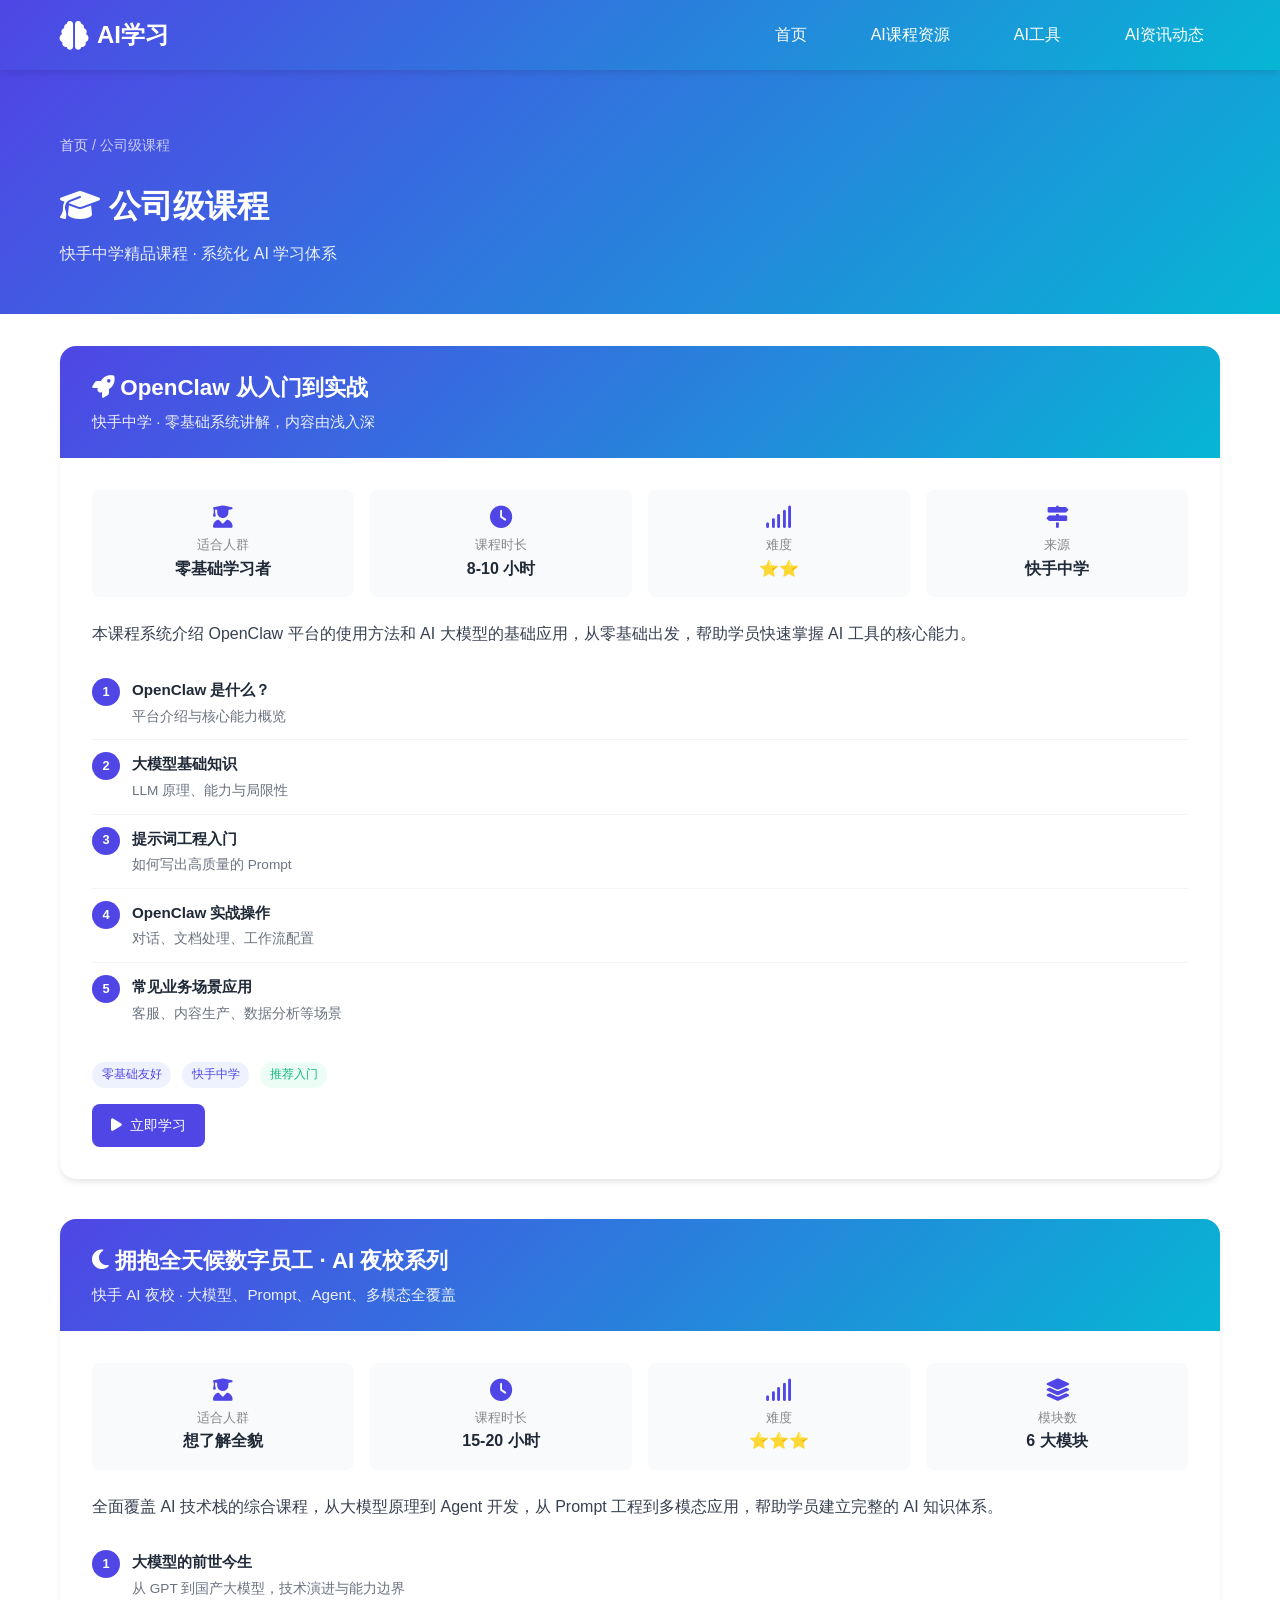
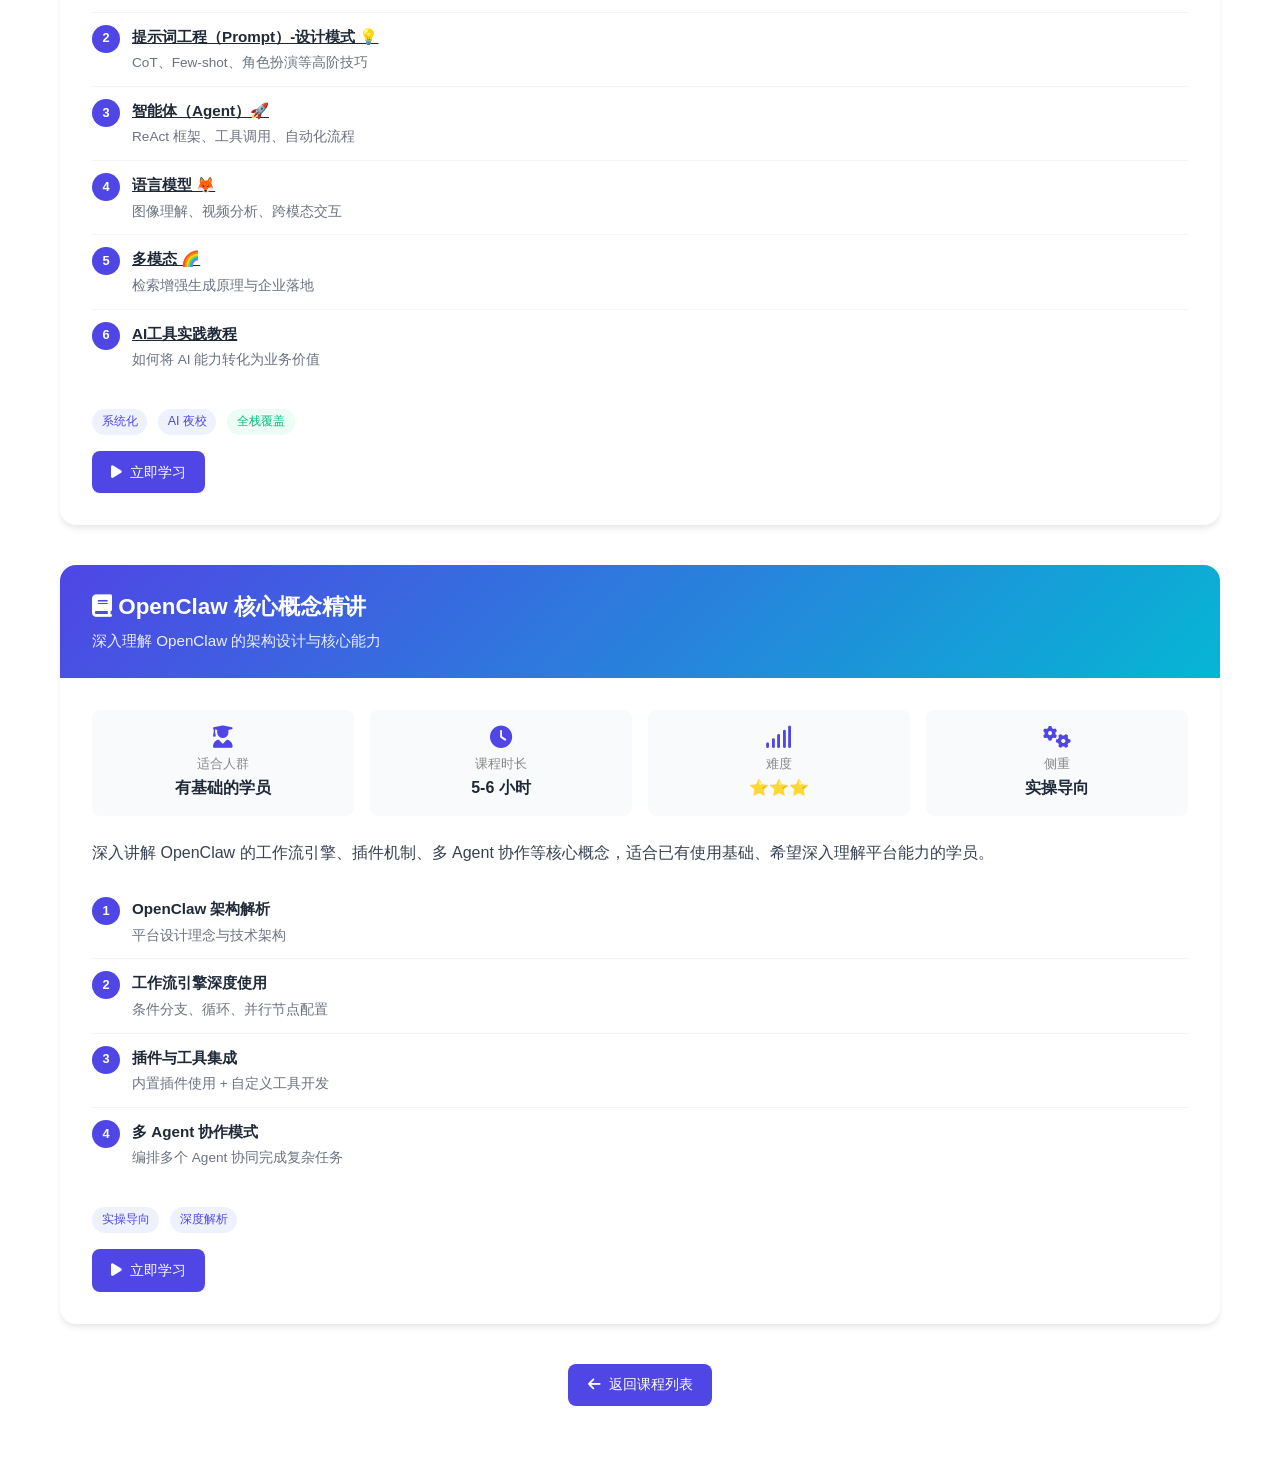
<file: courses/company-level.html>
<!DOCTYPE html>
<html lang="zh-CN">
<head>
    <meta charset="UTF-8">
    <meta name="viewport" content="width=device-width, initial-scale=1.0">
    <title>公司级课程 - AI智能应用学习库</title>
    <link rel="stylesheet" href="../styles.css">
    <link rel="stylesheet" href="https://cdnjs.cloudflare.com/ajax/libs/font-awesome/6.4.0/css/all.min.css">
    <style>
        .page-hero { background: linear-gradient(135deg, #4F46E5 0%, #06B6D4 100%); color: white; padding: 3rem 0; }
        .page-hero h1 { font-size: 2rem; margin-bottom: 0.5rem; }
        .page-hero p { opacity: 0.9; }
        .breadcrumb { padding: 1rem 0; font-size: 0.9rem; color: #888; }
        .breadcrumb a { color: #4F46E5; text-decoration: none; }
        .course-detail { padding: 2rem 0 4rem; }
        .course-section { background: white; border-radius: 16px; box-shadow: 0 4px 6px -1px rgba(0,0,0,0.1); margin-bottom: 2.5rem; overflow: hidden; }
        .course-section-header { background: linear-gradient(135deg, #4F46E5, #06B6D4); color: white; padding: 1.5rem 2rem; }
        .course-section-header h2 { font-size: 1.4rem; margin-bottom: 0.25rem; }
        .course-section-header p { opacity: 0.9; font-size: 0.95rem; }
        .course-section-body { padding: 2rem; }
        .info-grid { display: grid; grid-template-columns: repeat(auto-fit, minmax(160px, 1fr)); gap: 1rem; margin-bottom: 1.5rem; }
        .info-item { background: #F9FAFB; border-radius: 8px; padding: 1rem; text-align: center; }
        .info-item i { font-size: 1.4rem; color: #4F46E5; margin-bottom: 0.4rem; display: block; }
        .info-item .label { font-size: 0.8rem; color: #888; }
        .info-item .value { font-weight: 600; color: #1F2937; }
        .chapter-list { list-style: none; }
        .chapter-list li { display: flex; align-items: flex-start; gap: 0.75rem; padding: 0.75rem 0; border-bottom: 1px solid #F3F4F6; }
        .chapter-list li:last-child { border-bottom: none; }
        .chapter-num { background: #4F46E5; color: white; width: 28px; height: 28px; border-radius: 50%; display: flex; align-items: center; justify-content: center; font-size: 0.8rem; flex-shrink: 0; font-weight: 600; }
        .chapter-info h4 { font-size: 0.95rem; color: #1F2937; margin-bottom: 0.2rem; }
        .chapter-info p { font-size: 0.85rem; color: #6B7280; }
        .tag { display: inline-block; background: #EEF2FF; color: #4F46E5; padding: 0.2rem 0.6rem; border-radius: 20px; font-size: 0.78rem; margin-right: 0.4rem; }
        .tag.green { background: #ECFDF5; color: #10B981; }
        .back-btn { display: inline-flex; align-items: center; gap: 0.5rem; background: #4F46E5; color: white; padding: 0.6rem 1.2rem; border-radius: 8px; text-decoration: none; font-size: 0.9rem; transition: background 0.3s; }
        .back-btn:hover { background: #4338CA; }
    </style>
</head>
<body>
    <nav class="navbar">
        <div class="container">
            <a href="../index.html" class="nav-brand" style="color:white;text-decoration:none;">
                <i class="fas fa-brain"></i><span>AI学习</span>
            </a>
            <ul class="nav-menu">
                <li><a href="../index.html">首页</a></li>
                <li><a href="../index.html#courses">AI课程资源</a></li>
                <li><a href="../index.html#tools">AI工具</a></li>
                <li><a href="../index.html#news">AI资讯动态</a></li>
            </ul>
        </div>
    </nav>

    <div class="page-hero">
        <div class="container">
            <div class="breadcrumb" style="color:rgba(255,255,255,0.7); margin-bottom:0.5rem;">
                <a href="../index.html" style="color:rgba(255,255,255,0.8);">首页</a> / <span>公司级课程</span>
            </div>
            <h1><i class="fas fa-graduation-cap"></i> 公司级课程</h1>
            <p>快手中学精品课程 · 系统化 AI 学习体系</p>
        </div>
    </div>

    <div class="course-detail">
        <div class="container">

            <!-- OpenClaw 从入门到实战 -->
            <div class="course-section" id="openclaw">
                <div class="course-section-header">
                    <h2><i class="fas fa-rocket"></i> OpenClaw 从入门到实战</h2>
                    <p>快手中学 · 零基础系统讲解，内容由浅入深</p>
                </div>
                <div class="course-section-body">
                    <div class="info-grid">
                        <div class="info-item">
                            <i class="fas fa-user-graduate"></i>
                            <div class="label">适合人群</div>
                            <div class="value">零基础学习者</div>
                        </div>
                        <div class="info-item">
                            <i class="fas fa-clock"></i>
                            <div class="label">课程时长</div>
                            <div class="value">8-10 小时</div>
                        </div>
                        <div class="info-item">
                            <i class="fas fa-signal"></i>
                            <div class="label">难度</div>
                            <div class="value">⭐⭐</div>
                        </div>
                        <div class="info-item">
                            <i class="fas fa-map-signs"></i>
                            <div class="label">来源</div>
                            <div class="value">快手中学</div>
                        </div>
                    </div>
                    <p style="margin-bottom:1.2rem; color:#374151;">本课程系统介绍 OpenClaw 平台的使用方法和 AI 大模型的基础应用，从零基础出发，帮助学员快速掌握 AI 工具的核心能力。</p>
                    <ul class="chapter-list">
                        <li><div class="chapter-num">1</div><div class="chapter-info"><h4>OpenClaw 是什么？</h4><p>平台介绍与核心能力概览</p></div></li>
                        <li><div class="chapter-num">2</div><div class="chapter-info"><h4>大模型基础知识</h4><p>LLM 原理、能力与局限性</p></div></li>
                        <li><div class="chapter-num">3</div><div class="chapter-info"><h4>提示词工程入门</h4><p>如何写出高质量的 Prompt</p></div></li>
                        <li><div class="chapter-num">4</div><div class="chapter-info"><h4>OpenClaw 实战操作</h4><p>对话、文档处理、工作流配置</p></div></li>
                        <li><div class="chapter-num">5</div><div class="chapter-info"><h4>常见业务场景应用</h4><p>客服、内容生产、数据分析等场景</p></div></li>
                    </ul>
                    <div style="margin-top:1.5rem;">
                        <span class="tag">零基础友好</span>
                        <span class="tag">快手中学</span>
                        <span class="tag green">推荐入门</span>
                    </div>
                    <div style="margin-top:1rem;">
                        <a href="https://school.corp.kuaishou.com/school/web/play/KC20267654#from=begin" target="_blank" class="back-btn" style="font-size:0.9rem;"><i class="fas fa-play"></i> 立即学习</a>
                    </div>
                </div>
            </div>

            <!-- AI 夜校系列 -->
            <div class="course-section" id="ai-night-school">
                <div class="course-section-header">
                    <h2><i class="fas fa-moon"></i> 拥抱全天候数字员工 · AI 夜校系列</h2>
                    <p>快手 AI 夜校 · 大模型、Prompt、Agent、多模态全覆盖</p>
                </div>
                <div class="course-section-body">
                    <div class="info-grid">
                        <div class="info-item">
                            <i class="fas fa-user-graduate"></i>
                            <div class="label">适合人群</div>
                            <div class="value">想了解全貌</div>
                        </div>
                        <div class="info-item">
                            <i class="fas fa-clock"></i>
                            <div class="label">课程时长</div>
                            <div class="value">15-20 小时</div>
                        </div>
                        <div class="info-item">
                            <i class="fas fa-signal"></i>
                            <div class="label">难度</div>
                            <div class="value">⭐⭐⭐</div>
                        </div>
                        <div class="info-item">
                            <i class="fas fa-layer-group"></i>
                            <div class="label">模块数</div>
                            <div class="value">6 大模块</div>
                        </div>
                    </div>
                    <p style="margin-bottom:1.2rem; color:#374151;">全面覆盖 AI 技术栈的综合课程，从大模型原理到 Agent 开发，从 Prompt 工程到多模态应用，帮助学员建立完整的 AI 知识体系。</p>
                    <ul class="chapter-list">
                        <li><div class="chapter-num">1</div><div class="chapter-info"><h4><a href="https://docs.corp.kuaishou.com/k/home/VFGyNlzyhn50/fcACmc929hsJGWcjWckWBuRUM" target="_blank" style="color:inherit;"></a>大模型的前世今生</a></h4><p>从 GPT 到国产大模型，技术演进与能力边界</p></div></li>
                        <li><div class="chapter-num">2</div><div class="chapter-info"><h4><a href="https://docs.corp.kuaishou.com/k/home/VVKqJC4tKrKY/fcADajGzYrJrOhSnjvNAQ5Flt" target="_blank" style="color:inherit;">提示词工程（Prompt）-设计模式 💡</a></h4><p>CoT、Few-shot、角色扮演等高阶技巧</p></div></li>
                        <li><div class="chapter-num">3</div><div class="chapter-info"><h4><a href="https://docs.corp.kuaishou.com/k/home/VQsdzOzj171I/fcABrSieDXm0T6MMb1Ro11r8R" target="_blank" style="color:inherit;">智能体（Agent）🚀</a></h4><p>ReAct 框架、工具调用、自动化流程</p></div></li>
                        <li><div class="chapter-num">4</div><div class="chapter-info"><h4><a href="https://docs.corp.kuaishou.com/k/home/VTltJGw5TPvI/fcAB2u7TvntgrfF4IjAwBWaPy" target="_blank" style="color:inherit;">语言模型 🦊</a></h4><p>图像理解、视频分析、跨模态交互</p></div></li>
                        <li><div class="chapter-num">5</div><div class="chapter-info"><h4><a href="https://docs.corp.kuaishou.com/k/home/VQ8r2LcI_44Y/fcACwAcmvxYkg5k6rrzQvDyXZ" target="_blank" style="color:inherit;">多模态 🌈</a></h4><p>检索增强生成原理与企业落地</p></div></li>
                        <li><div class="chapter-num">6</div><div class="chapter-info"><h4><a href="https://docs.corp.kuaishou.com/k/home/VOerFyE1RPK4/fcACizwCWWYgu9nYa9_uIM33L" target="_blank" style="color:inherit;">AI工具实践教程</a></h4><p>如何将 AI 能力转化为业务价值</p></div></li>
                    </ul>
                    <div style="margin-top:1.5rem;">
                        <span class="tag">系统化</span>
                        <span class="tag">AI 夜校</span>
                        <span class="tag green">全栈覆盖</span>
                    </div>
                    <div style="margin-top:1rem;">
                        <a href="https://school.corp.kuaishou.com/school/web/play/KC20256854#section=22587" target="_blank" class="back-btn" style="font-size:0.9rem;"><i class="fas fa-play"></i> 立即学习</a>
                    </div>
                </div>
            </div>

            <!-- OpenClaw 核心概念 -->
            <div class="course-section" id="openclaw-guide">
                <div class="course-section-header">
                    <h2><i class="fas fa-book"></i> OpenClaw 核心概念精讲</h2>
                    <p>深入理解 OpenClaw 的架构设计与核心能力</p>
                </div>
                <div class="course-section-body">
                    <div class="info-grid">
                        <div class="info-item">
                            <i class="fas fa-user-graduate"></i>
                            <div class="label">适合人群</div>
                            <div class="value">有基础的学员</div>
                        </div>
                        <div class="info-item">
                            <i class="fas fa-clock"></i>
                            <div class="label">课程时长</div>
                            <div class="value">5-6 小时</div>
                        </div>
                        <div class="info-item">
                            <i class="fas fa-signal"></i>
                            <div class="label">难度</div>
                            <div class="value">⭐⭐⭐</div>
                        </div>
                        <div class="info-item">
                            <i class="fas fa-cogs"></i>
                            <div class="label">侧重</div>
                            <div class="value">实操导向</div>
                        </div>
                    </div>
                    <p style="margin-bottom:1.2rem; color:#374151;">深入讲解 OpenClaw 的工作流引擎、插件机制、多 Agent 协作等核心概念，适合已有使用基础、希望深入理解平台能力的学员。</p>
                    <ul class="chapter-list">
                        <li><div class="chapter-num">1</div><div class="chapter-info"><h4>OpenClaw 架构解析</h4><p>平台设计理念与技术架构</p></div></li>
                        <li><div class="chapter-num">2</div><div class="chapter-info"><h4>工作流引擎深度使用</h4><p>条件分支、循环、并行节点配置</p></div></li>
                        <li><div class="chapter-num">3</div><div class="chapter-info"><h4>插件与工具集成</h4><p>内置插件使用 + 自定义工具开发</p></div></li>
                        <li><div class="chapter-num">4</div><div class="chapter-info"><h4>多 Agent 协作模式</h4><p>编排多个 Agent 协同完成复杂任务</p></div></li>
                    </ul>
                    <div style="margin-top:1.5rem;">
                        <span class="tag">实操导向</span>
                        <span class="tag">深度解析</span>
                    </div>
                    <div style="margin-top:1rem;">
                        <a href="https://school.corp.kuaishou.com/school/web/play/KC20257264#section=26665" target="_blank" class="back-btn" style="font-size:0.9rem;"><i class="fas fa-play"></i> 立即学习</a>
                    </div>
                </div>
            </div>

            <div style="text-align:center; margin-top:2rem;">
                <a href="../index.html#courses" class="back-btn"><i class="fas fa-arrow-left"></i> 返回课程列表</a>
            </div>
        </div>
    </div>
</body>
</html>
</file>
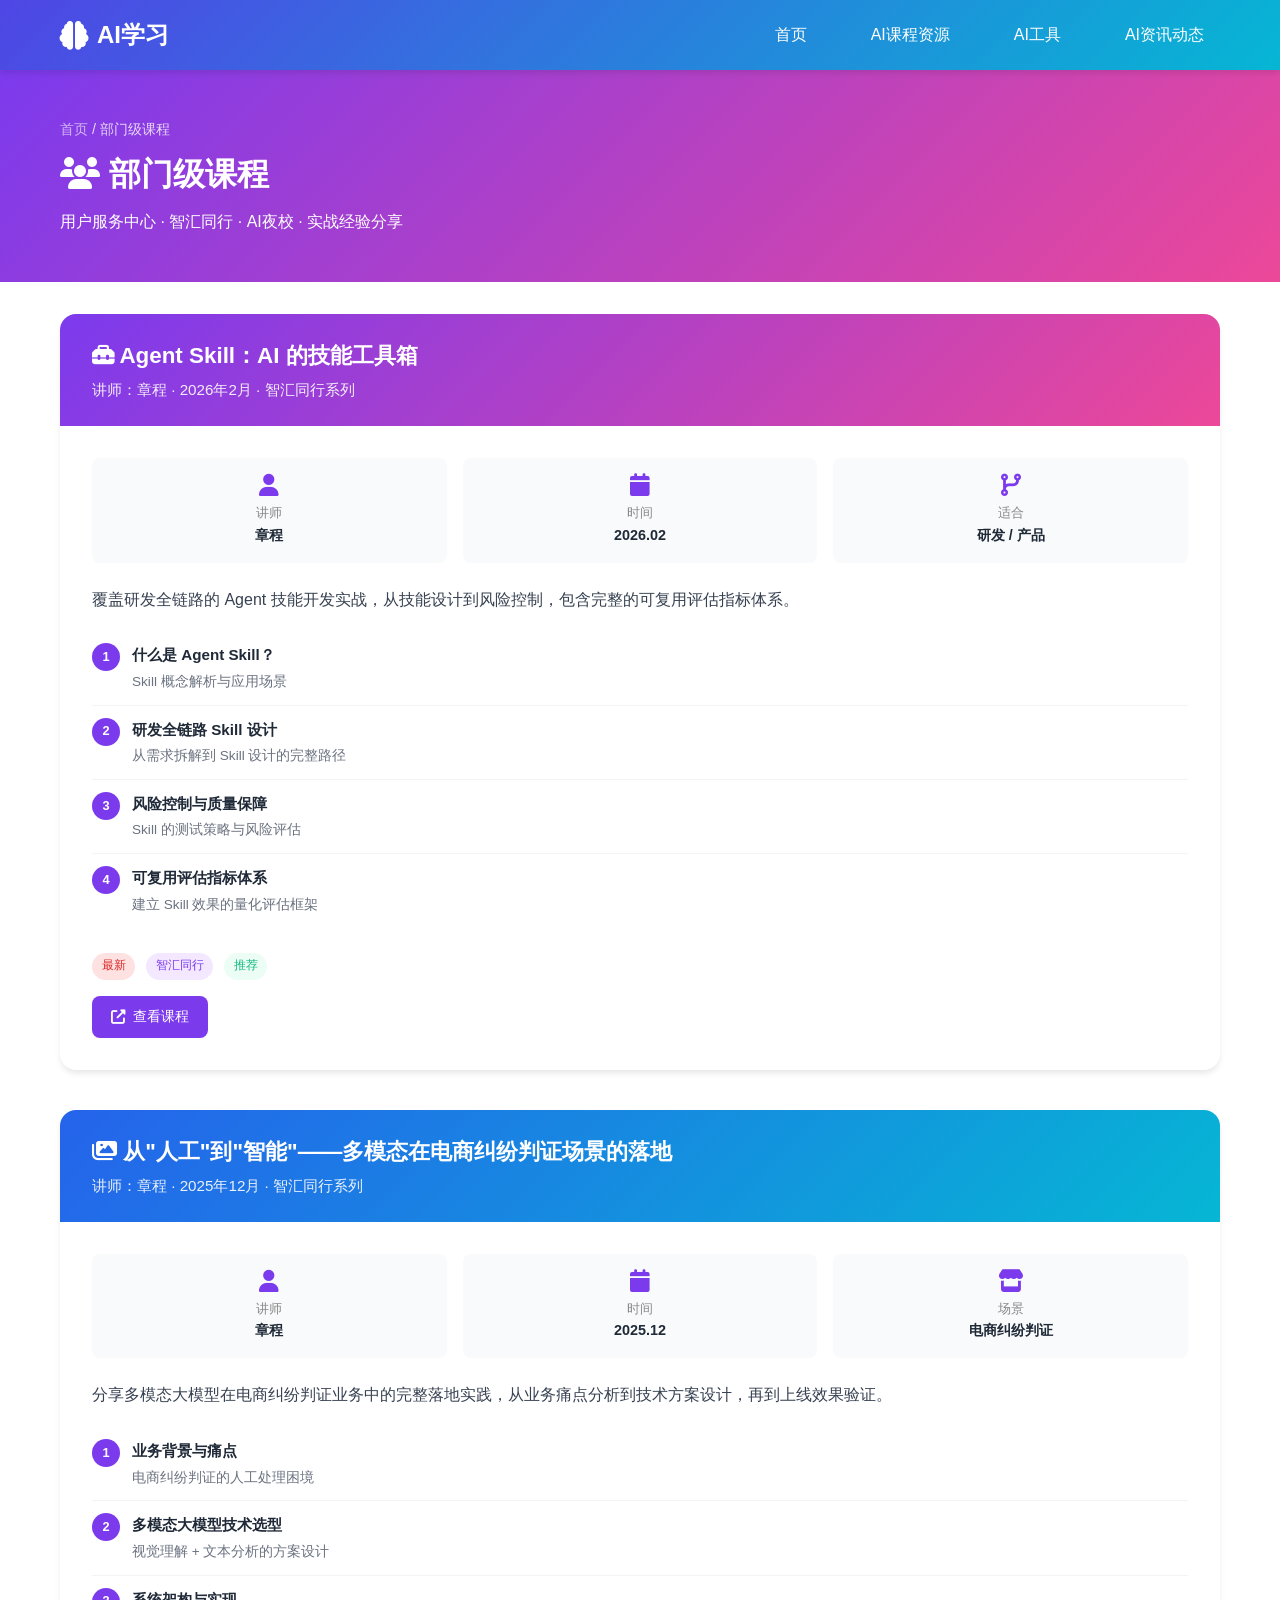
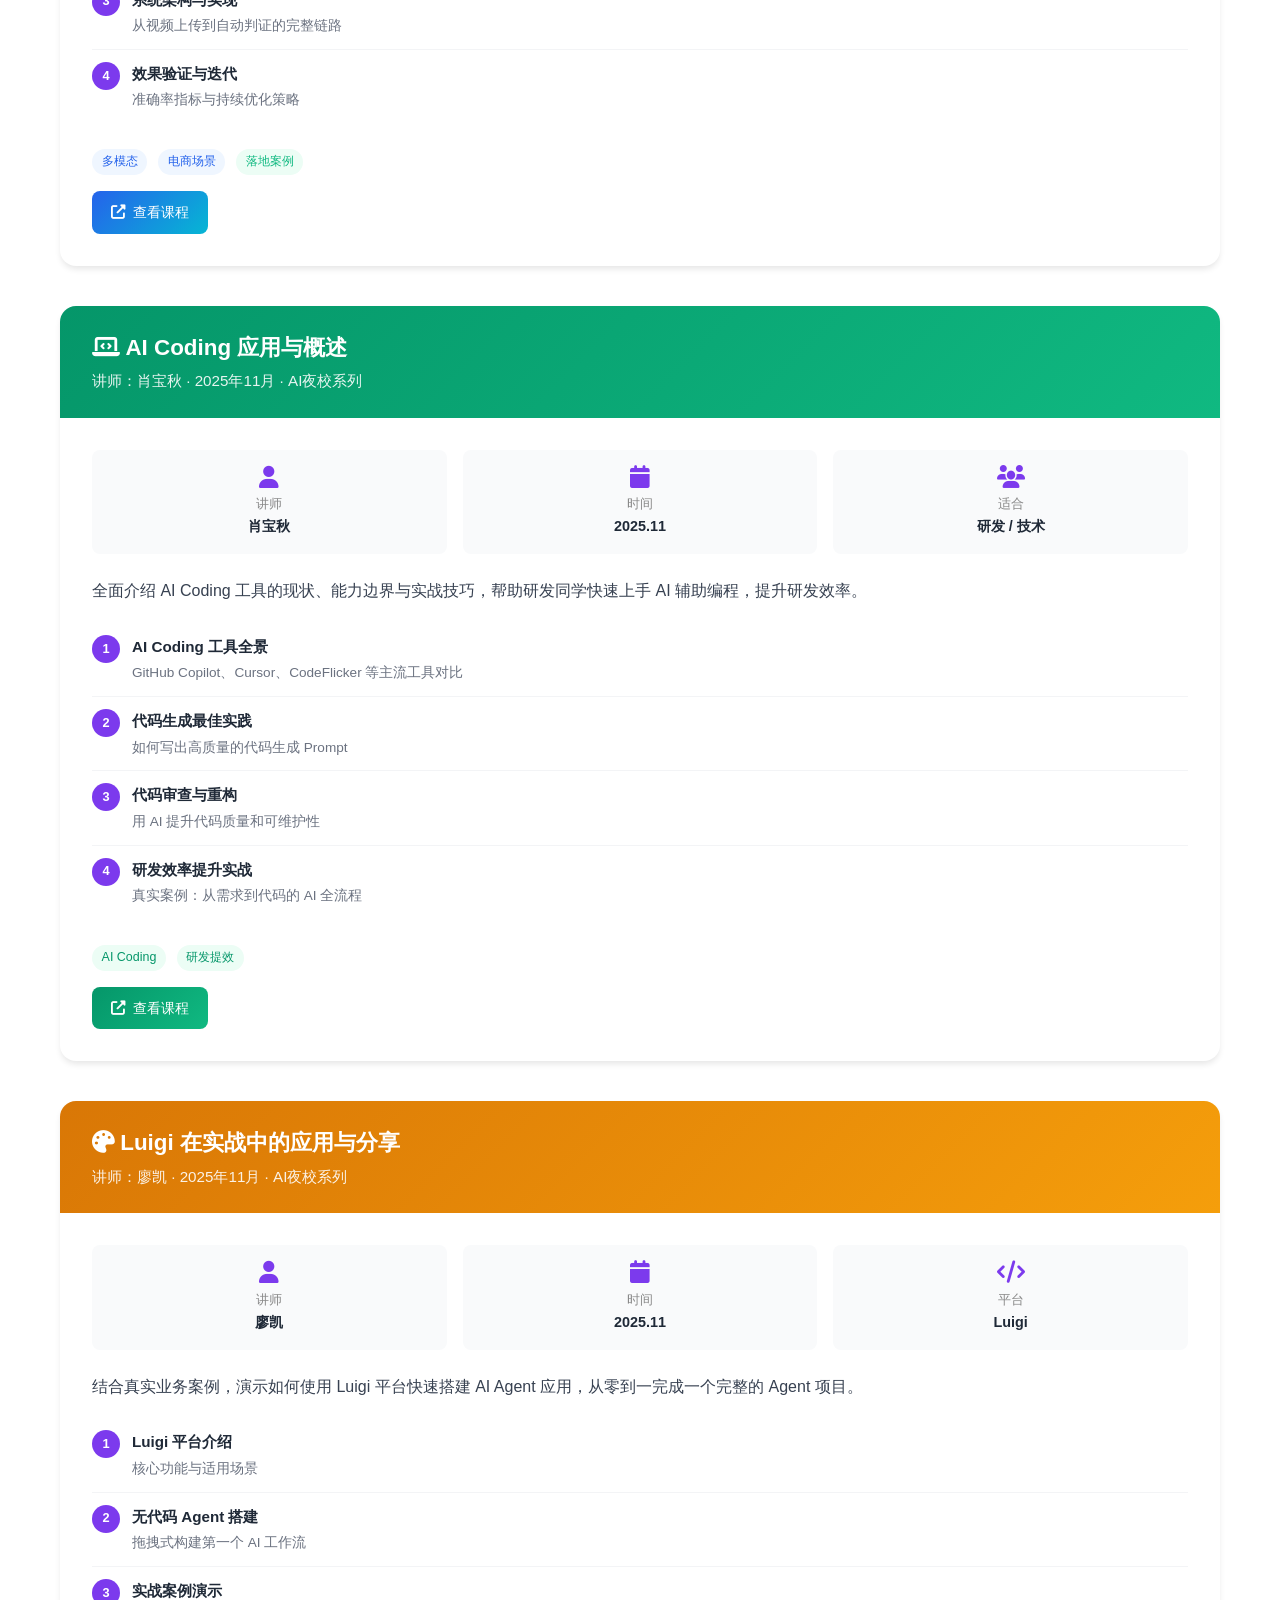
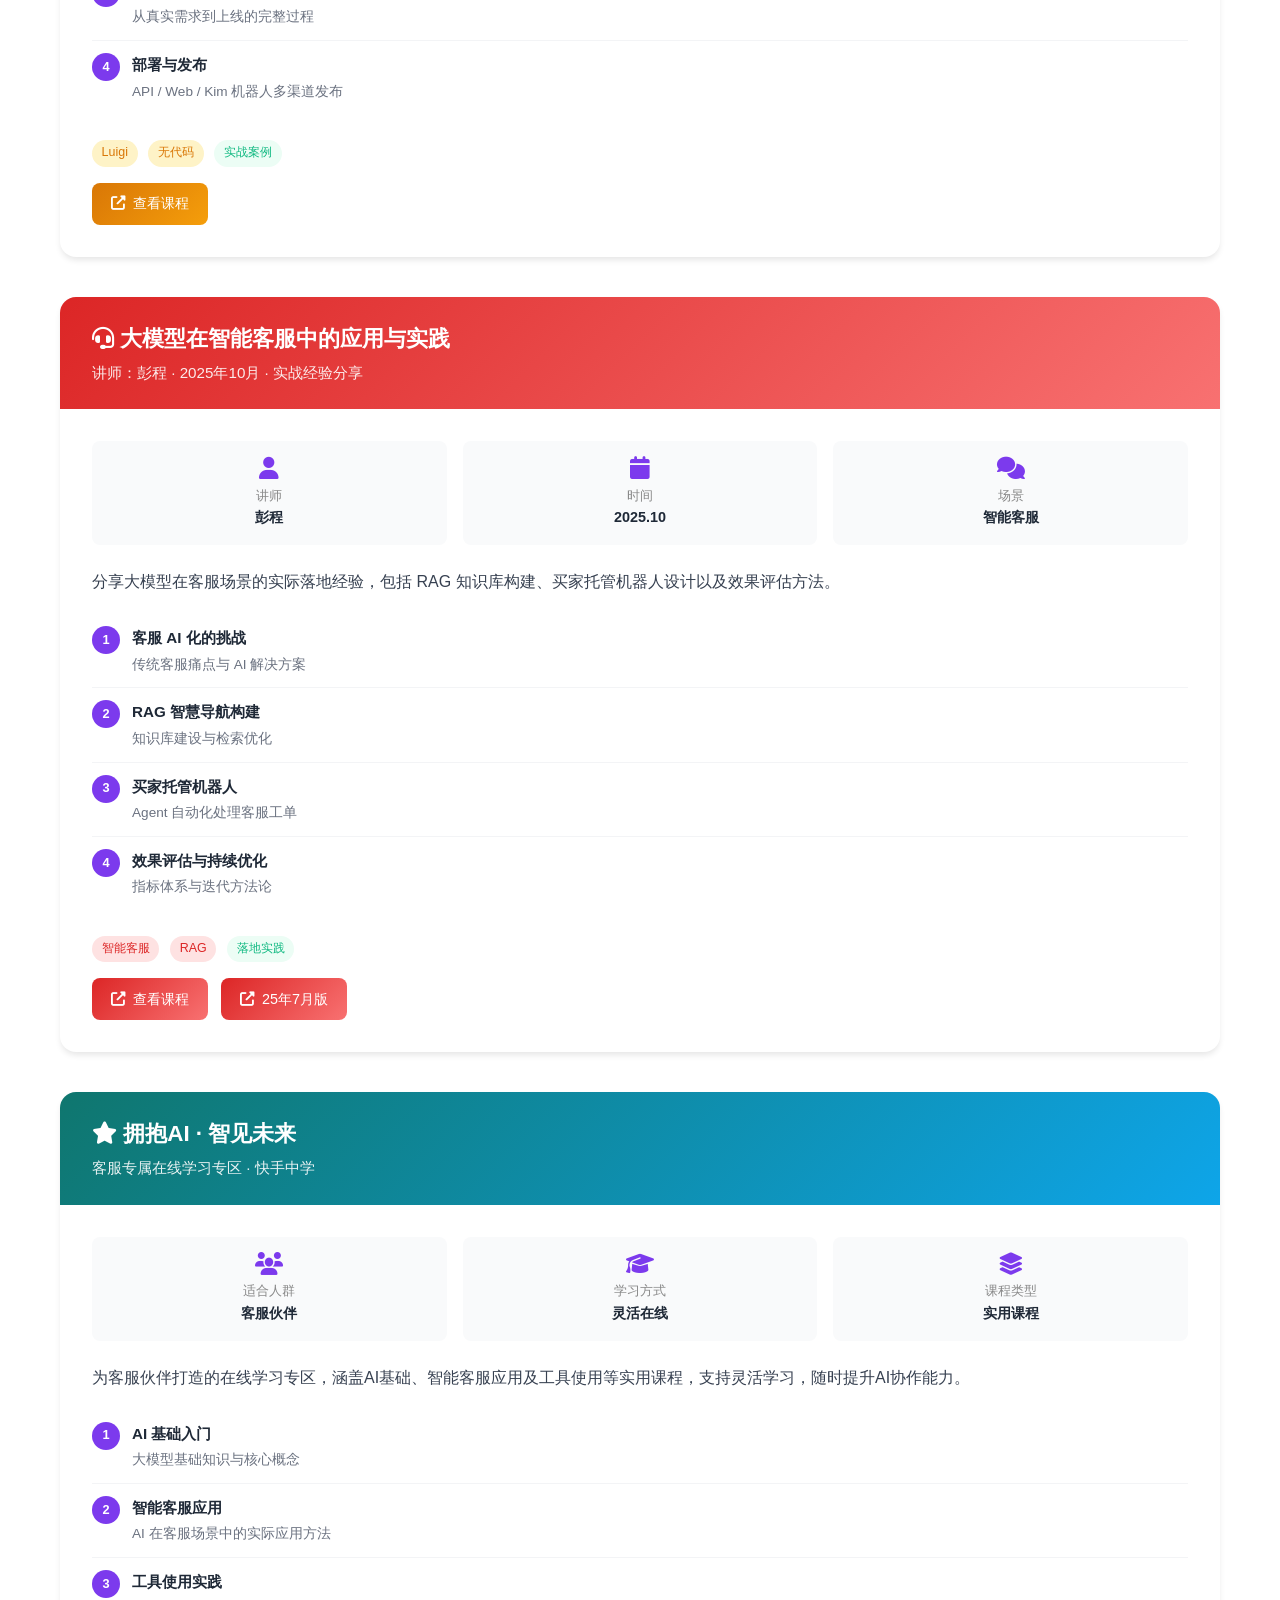
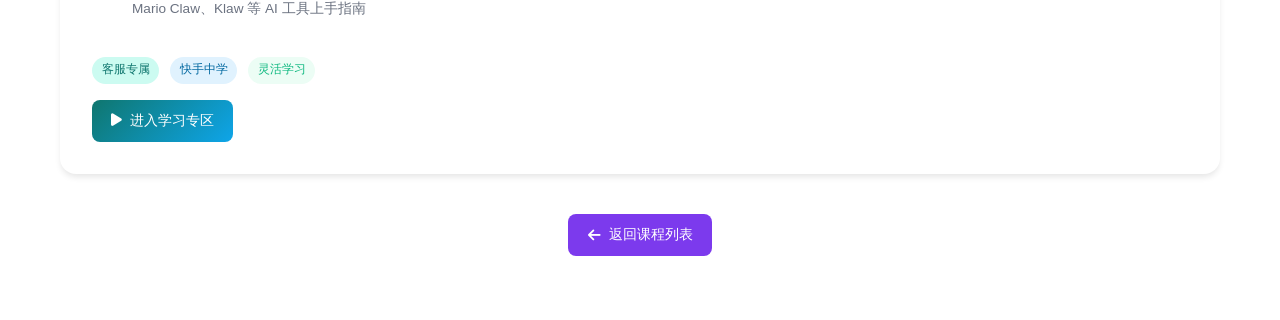
<file: courses/department-level.html>
<!DOCTYPE html>
<html lang="zh-CN">
<head>
    <meta charset="UTF-8">
    <meta name="viewport" content="width=device-width, initial-scale=1.0">
    <title>部门级课程 - AI智能应用学习库</title>
    <link rel="stylesheet" href="../styles.css">
    <link rel="stylesheet" href="https://cdnjs.cloudflare.com/ajax/libs/font-awesome/6.4.0/css/all.min.css">
    <style>
        .page-hero { background: linear-gradient(135deg, #7C3AED 0%, #EC4899 100%); color: white; padding: 3rem 0; }
        .page-hero h1 { font-size: 2rem; margin-bottom: 0.5rem; }
        .course-detail { padding: 2rem 0 4rem; }
        .course-section { background: white; border-radius: 16px; box-shadow: 0 4px 6px -1px rgba(0,0,0,0.1); margin-bottom: 2.5rem; overflow: hidden; }
        .course-section-header { color: white; padding: 1.5rem 2rem; }
        .header-purple { background: linear-gradient(135deg, #7C3AED, #EC4899); }
        .header-blue { background: linear-gradient(135deg, #2563EB, #06B6D4); }
        .header-green { background: linear-gradient(135deg, #059669, #10B981); }
        .header-orange { background: linear-gradient(135deg, #D97706, #F59E0B); }
        .header-red { background: linear-gradient(135deg, #DC2626, #F87171); }
        .course-section-header h2 { font-size: 1.4rem; margin-bottom: 0.25rem; }
        .course-section-header p { opacity: 0.9; font-size: 0.95rem; }
        .course-section-body { padding: 2rem; }
        .info-grid { display: grid; grid-template-columns: repeat(auto-fit, minmax(140px, 1fr)); gap: 1rem; margin-bottom: 1.5rem; }
        .info-item { background: #F9FAFB; border-radius: 8px; padding: 1rem; text-align: center; }
        .info-item i { font-size: 1.4rem; color: #7C3AED; margin-bottom: 0.4rem; display: block; }
        .info-item .label { font-size: 0.8rem; color: #888; }
        .info-item .value { font-weight: 600; color: #1F2937; font-size: 0.9rem; }
        .chapter-list { list-style: none; }
        .chapter-list li { display: flex; align-items: flex-start; gap: 0.75rem; padding: 0.75rem 0; border-bottom: 1px solid #F3F4F6; }
        .chapter-list li:last-child { border-bottom: none; }
        .chapter-num { background: #7C3AED; color: white; width: 28px; height: 28px; border-radius: 50%; display: flex; align-items: center; justify-content: center; font-size: 0.8rem; flex-shrink: 0; font-weight: 600; }
        .chapter-info h4 { font-size: 0.95rem; color: #1F2937; margin-bottom: 0.2rem; }
        .chapter-info p { font-size: 0.85rem; color: #6B7280; }
        .tag { display: inline-block; background: #F3E8FF; color: #7C3AED; padding: 0.2rem 0.6rem; border-radius: 20px; font-size: 0.78rem; margin-right: 0.4rem; }
        .tag.green { background: #ECFDF5; color: #10B981; }
        .tag.new { background: #FEE2E2; color: #DC2626; }
        .featured-badge { display: inline-block; background: #FEE2E2; color: #DC2626; padding: 0.2rem 0.8rem; border-radius: 20px; font-size: 0.8rem; font-weight: 600; margin-bottom: 0.5rem; }
        .back-btn { display: inline-flex; align-items: center; gap: 0.5rem; background: #7C3AED; color: white; padding: 0.6rem 1.2rem; border-radius: 8px; text-decoration: none; font-size: 0.9rem; transition: background 0.3s; }
        .back-btn:hover { background: #6D28D9; }
    </style>
</head>
<body>
    <nav class="navbar">
        <div class="container">
            <a href="../index.html" class="nav-brand" style="color:white;text-decoration:none;">
                <i class="fas fa-brain"></i><span>AI学习</span>
            </a>
            <ul class="nav-menu">
                <li><a href="../index.html">首页</a></li>
                <li><a href="../index.html#courses">AI课程资源</a></li>
                <li><a href="../index.html#tools">AI工具</a></li>
                <li><a href="../index.html#news">AI资讯动态</a></li>
            </ul>
        </div>
    </nav>

    <div class="page-hero">
        <div class="container">
            <div style="margin-bottom:0.5rem; opacity:0.8; font-size:0.9rem;">
                <a href="../index.html" style="color:rgba(255,255,255,0.8);text-decoration:none;">首页</a> / <span>部门级课程</span>
            </div>
            <h1><i class="fas fa-users"></i> 部门级课程</h1>
            <p>用户服务中心 · 智汇同行 · AI夜校 · 实战经验分享</p>
        </div>
    </div>

    <div class="course-detail">
        <div class="container">

            <!-- Agent Skill -->
            <div class="course-section" id="agent-skill">
                <div class="course-section-header header-purple">
                    <div class="featured-badge" style="background:rgba(255,255,255,0.3);color:white;">🔥 最新</div>
                    <h2><i class="fas fa-toolbox"></i> Agent Skill：AI 的技能工具箱</h2>
                    <p>讲师：章程 · 2026年2月 · 智汇同行系列</p>
                </div>
                <div class="course-section-body">
                    <div class="info-grid">
                        <div class="info-item">
                            <i class="fas fa-user"></i>
                            <div class="label">讲师</div>
                            <div class="value">章程</div>
                        </div>
                        <div class="info-item">
                            <i class="fas fa-calendar"></i>
                            <div class="label">时间</div>
                            <div class="value">2026.02</div>
                        </div>
                        <div class="info-item">
                            <i class="fas fa-code-branch"></i>
                            <div class="label">适合</div>
                            <div class="value">研发 / 产品</div>
                        </div>
                    </div>
                    <p style="margin-bottom:1.2rem; color:#374151;">覆盖研发全链路的 Agent 技能开发实战，从技能设计到风险控制，包含完整的可复用评估指标体系。</p>
                    <ul class="chapter-list">
                        <li><div class="chapter-num">1</div><div class="chapter-info"><h4>什么是 Agent Skill？</h4><p>Skill 概念解析与应用场景</p></div></li>
                        <li><div class="chapter-num">2</div><div class="chapter-info"><h4>研发全链路 Skill 设计</h4><p>从需求拆解到 Skill 设计的完整路径</p></div></li>
                        <li><div class="chapter-num">3</div><div class="chapter-info"><h4>风险控制与质量保障</h4><p>Skill 的测试策略与风险评估</p></div></li>
                        <li><div class="chapter-num">4</div><div class="chapter-info"><h4>可复用评估指标体系</h4><p>建立 Skill 效果的量化评估框架</p></div></li>
                    </ul>
                    <div style="margin-top:1.5rem;">
                        <span class="tag new">最新</span>
                        <span class="tag">智汇同行</span>
                        <span class="tag green">推荐</span>
                    </div>
                    <div style="margin-top:1rem;">
                        <a href="https://docs.corp.kuaishou.com/d/home/fcABqk2fg-V9jniIseC78AA3c" target="_blank" class="back-btn" style="font-size:0.9rem;"><i class="fas fa-external-link-alt"></i> 查看课程</a>
                    </div>
                </div>
            </div>

            <!-- 多模态落地 -->
            <div class="course-section" id="multimodal">
                <div class="course-section-header header-blue">
                    <h2><i class="fas fa-images"></i> 从"人工"到"智能"——多模态在电商纠纷判证场景的落地</h2>
                    <p>讲师：章程 · 2025年12月 · 智汇同行系列</p>
                </div>
                <div class="course-section-body">
                    <div class="info-grid">
                        <div class="info-item">
                            <i class="fas fa-user"></i>
                            <div class="label">讲师</div>
                            <div class="value">章程</div>
                        </div>
                        <div class="info-item">
                            <i class="fas fa-calendar"></i>
                            <div class="label">时间</div>
                            <div class="value">2025.12</div>
                        </div>
                        <div class="info-item">
                            <i class="fas fa-store"></i>
                            <div class="label">场景</div>
                            <div class="value">电商纠纷判证</div>
                        </div>
                    </div>
                    <p style="margin-bottom:1.2rem; color:#374151;">分享多模态大模型在电商纠纷判证业务中的完整落地实践，从业务痛点分析到技术方案设计，再到上线效果验证。</p>
                    <ul class="chapter-list">
                        <li><div class="chapter-num">1</div><div class="chapter-info"><h4>业务背景与痛点</h4><p>电商纠纷判证的人工处理困境</p></div></li>
                        <li><div class="chapter-num">2</div><div class="chapter-info"><h4>多模态大模型技术选型</h4><p>视觉理解 + 文本分析的方案设计</p></div></li>
                        <li><div class="chapter-num">3</div><div class="chapter-info"><h4>系统架构与实现</h4><p>从视频上传到自动判证的完整链路</p></div></li>
                        <li><div class="chapter-num">4</div><div class="chapter-info"><h4>效果验证与迭代</h4><p>准确率指标与持续优化策略</p></div></li>
                    </ul>
                    <div style="margin-top:1.5rem;">
                        <span class="tag" style="background:#EFF6FF;color:#2563EB;">多模态</span>
                        <span class="tag" style="background:#EFF6FF;color:#2563EB;">电商场景</span>
                        <span class="tag green">落地案例</span>
                    </div>
                    <div style="margin-top:1rem;">
                        <a href="https://docs.corp.kuaishou.com/d/home/fcABR89RUFE-O79f0KFsHHx11" target="_blank" class="back-btn" style="font-size:0.9rem;background:linear-gradient(135deg,#2563EB,#06B6D4);"><i class="fas fa-external-link-alt"></i> 查看课程</a>
                    </div>
                </div>
            </div>

            <!-- AI Coding -->
            <div class="course-section" id="ai-coding">
                <div class="course-section-header header-green">
                    <h2><i class="fas fa-laptop-code"></i> AI Coding 应用与概述</h2>
                    <p>讲师：肖宝秋 · 2025年11月 · AI夜校系列</p>
                </div>
                <div class="course-section-body">
                    <div class="info-grid">
                        <div class="info-item">
                            <i class="fas fa-user"></i>
                            <div class="label">讲师</div>
                            <div class="value">肖宝秋</div>
                        </div>
                        <div class="info-item">
                            <i class="fas fa-calendar"></i>
                            <div class="label">时间</div>
                            <div class="value">2025.11</div>
                        </div>
                        <div class="info-item">
                            <i class="fas fa-users"></i>
                            <div class="label">适合</div>
                            <div class="value">研发 / 技术</div>
                        </div>
                    </div>
                    <p style="margin-bottom:1.2rem; color:#374151;">全面介绍 AI Coding 工具的现状、能力边界与实战技巧，帮助研发同学快速上手 AI 辅助编程，提升研发效率。</p>
                    <ul class="chapter-list">
                        <li><div class="chapter-num">1</div><div class="chapter-info"><h4>AI Coding 工具全景</h4><p>GitHub Copilot、Cursor、CodeFlicker 等主流工具对比</p></div></li>
                        <li><div class="chapter-num">2</div><div class="chapter-info"><h4>代码生成最佳实践</h4><p>如何写出高质量的代码生成 Prompt</p></div></li>
                        <li><div class="chapter-num">3</div><div class="chapter-info"><h4>代码审查与重构</h4><p>用 AI 提升代码质量和可维护性</p></div></li>
                        <li><div class="chapter-num">4</div><div class="chapter-info"><h4>研发效率提升实战</h4><p>真实案例：从需求到代码的 AI 全流程</p></div></li>
                    </ul>
                    <div style="margin-top:1.5rem;">
                        <span class="tag" style="background:#ECFDF5;color:#059669;">AI Coding</span>
                        <span class="tag" style="background:#ECFDF5;color:#059669;">研发提效</span>
                    </div>
                    <div style="margin-top:1rem;">
                        <a href="https://docs.corp.kuaishou.com/d/home/fcACmixCWcNYsi8ZP4WEzNCA2" target="_blank" class="back-btn" style="font-size:0.9rem;background:linear-gradient(135deg,#059669,#10B981);"><i class="fas fa-external-link-alt"></i> 查看课程</a>
                    </div>
                </div>
            </div>

            <!-- Luigi 实战 -->
            <div class="course-section" id="luigi">
                <div class="course-section-header header-orange">
                    <h2><i class="fas fa-palette"></i> Luigi 在实战中的应用与分享</h2>
                    <p>讲师：廖凯 · 2025年11月 · AI夜校系列</p>
                </div>
                <div class="course-section-body">
                    <div class="info-grid">
                        <div class="info-item">
                            <i class="fas fa-user"></i>
                            <div class="label">讲师</div>
                            <div class="value">廖凯</div>
                        </div>
                        <div class="info-item">
                            <i class="fas fa-calendar"></i>
                            <div class="label">时间</div>
                            <div class="value">2025.11</div>
                        </div>
                        <div class="info-item">
                            <i class="fas fa-code"></i>
                            <div class="label">平台</div>
                            <div class="value">Luigi</div>
                        </div>
                    </div>
                    <p style="margin-bottom:1.2rem; color:#374151;">结合真实业务案例，演示如何使用 Luigi 平台快速搭建 AI Agent 应用，从零到一完成一个完整的 Agent 项目。</p>
                    <ul class="chapter-list">
                        <li><div class="chapter-num">1</div><div class="chapter-info"><h4>Luigi 平台介绍</h4><p>核心功能与适用场景</p></div></li>
                        <li><div class="chapter-num">2</div><div class="chapter-info"><h4>无代码 Agent 搭建</h4><p>拖拽式构建第一个 AI 工作流</p></div></li>
                        <li><div class="chapter-num">3</div><div class="chapter-info"><h4>实战案例演示</h4><p>从真实需求到上线的完整过程</p></div></li>
                        <li><div class="chapter-num">4</div><div class="chapter-info"><h4>部署与发布</h4><p>API / Web / Kim 机器人多渠道发布</p></div></li>
                    </ul>
                    <div style="margin-top:1.5rem;">
                        <span class="tag" style="background:#FEF3C7;color:#D97706;">Luigi</span>
                        <span class="tag" style="background:#FEF3C7;color:#D97706;">无代码</span>
                        <span class="tag green">实战案例</span>
                    </div>
                    <div style="margin-top:1rem;">
                        <a href="https://docs.corp.kuaishou.com/d/home/fcAAt3A8qHzb8yjlXWiqT-wYW" target="_blank" class="back-btn" style="font-size:0.9rem;background:linear-gradient(135deg,#D97706,#F59E0B);"><i class="fas fa-external-link-alt"></i> 查看课程</a>
                    </div>
                </div>
            </div>

            <!-- 智能客服 -->
            <div class="course-section" id="customer-service">
                <div class="course-section-header header-red">
                    <h2><i class="fas fa-headset"></i> 大模型在智能客服中的应用与实践</h2>
                    <p>讲师：彭程 · 2025年10月 · 实战经验分享</p>
                </div>
                <div class="course-section-body">
                    <div class="info-grid">
                        <div class="info-item">
                            <i class="fas fa-user"></i>
                            <div class="label">讲师</div>
                            <div class="value">彭程</div>
                        </div>
                        <div class="info-item">
                            <i class="fas fa-calendar"></i>
                            <div class="label">时间</div>
                            <div class="value">2025.10</div>
                        </div>
                        <div class="info-item">
                            <i class="fas fa-comments"></i>
                            <div class="label">场景</div>
                            <div class="value">智能客服</div>
                        </div>
                    </div>
                    <p style="margin-bottom:1.2rem; color:#374151;">分享大模型在客服场景的实际落地经验，包括 RAG 知识库构建、买家托管机器人设计以及效果评估方法。</p>
                    <ul class="chapter-list">
                        <li><div class="chapter-num">1</div><div class="chapter-info"><h4>客服 AI 化的挑战</h4><p>传统客服痛点与 AI 解决方案</p></div></li>
                        <li><div class="chapter-num">2</div><div class="chapter-info"><h4>RAG 智慧导航构建</h4><p>知识库建设与检索优化</p></div></li>
                        <li><div class="chapter-num">3</div><div class="chapter-info"><h4>买家托管机器人</h4><p>Agent 自动化处理客服工单</p></div></li>
                        <li><div class="chapter-num">4</div><div class="chapter-info"><h4>效果评估与持续优化</h4><p>指标体系与迭代方法论</p></div></li>
                    </ul>
                    <div style="margin-top:1.5rem;">
                        <span class="tag" style="background:#FEE2E2;color:#DC2626;">智能客服</span>
                        <span class="tag" style="background:#FEE2E2;color:#DC2626;">RAG</span>
                        <span class="tag green">落地实践</span>
                    </div>
                    <div style="margin-top:1rem;">
                        <a href="https://docs.corp.kuaishou.com/d/home/fcABxnWNOQlzXFr7eqkyjAgI4" target="_blank" class="back-btn" style="font-size:0.9rem;background:linear-gradient(135deg,#DC2626,#F87171);"><i class="fas fa-external-link-alt"></i> 查看课程</a>
                        <a href="https://docs.corp.kuaishou.com/d/home/fcABJyH4wgFYM4CS_bwkxFQK5" target="_blank" class="back-btn" style="font-size:0.9rem;background:linear-gradient(135deg,#DC2626,#F87171);margin-left:0.5rem;"><i class="fas fa-external-link-alt"></i> 25年7月版</a>
                    </div>
                </div>
            </div>

            <!-- 拥抱AI·智见未来 -->
            <div class="course-section" id="ai-future">
                <div class="course-section-header" style="background:linear-gradient(135deg,#0F766E,#0EA5E9);">
                    <h2><i class="fas fa-star"></i> 拥抱AI · 智见未来</h2>
                    <p>客服专属在线学习专区 · 快手中学</p>
                </div>
                <div class="course-section-body">
                    <div class="info-grid">
                        <div class="info-item">
                            <i class="fas fa-users"></i>
                            <div class="label">适合人群</div>
                            <div class="value">客服伙伴</div>
                        </div>
                        <div class="info-item">
                            <i class="fas fa-graduation-cap"></i>
                            <div class="label">学习方式</div>
                            <div class="value">灵活在线</div>
                        </div>
                        <div class="info-item">
                            <i class="fas fa-layer-group"></i>
                            <div class="label">课程类型</div>
                            <div class="value">实用课程</div>
                        </div>
                    </div>
                    <p style="margin-bottom:1.2rem; color:#374151;">为客服伙伴打造的在线学习专区，涵盖AI基础、智能客服应用及工具使用等实用课程，支持灵活学习，随时提升AI协作能力。</p>
                    <ul class="chapter-list">
                        <li><div class="chapter-num">1</div><div class="chapter-info"><h4>AI 基础入门</h4><p>大模型基础知识与核心概念</p></div></li>
                        <li><div class="chapter-num">2</div><div class="chapter-info"><h4>智能客服应用</h4><p>AI 在客服场景中的实际应用方法</p></div></li>
                        <li><div class="chapter-num">3</div><div class="chapter-info"><h4>工具使用实践</h4><p>Mario Claw、Klaw 等 AI 工具上手指南</p></div></li>
                    </ul>
                    <div style="margin-top:1.5rem;">
                        <span class="tag" style="background:#CCFBF1;color:#0F766E;">客服专属</span>
                        <span class="tag" style="background:#E0F2FE;color:#0369A1;">快手中学</span>
                        <span class="tag green">灵活学习</span>
                    </div>
                    <div style="margin-top:1rem;">
                        <a href="https://school.corp.kuaishou.com/school/web/study-zone/project/SZ2026233" target="_blank" class="back-btn" style="font-size:0.9rem;background:linear-gradient(135deg,#0F766E,#0EA5E9);"><i class="fas fa-play"></i> 进入学习专区</a>
                    </div>
                </div>
            </div>

            <div style="text-align:center; margin-top:2rem;">
                <a href="../index.html#courses" class="back-btn"><i class="fas fa-arrow-left"></i> 返回课程列表</a>
            </div>
        </div>
    </div>
</body>
</html>
</file>
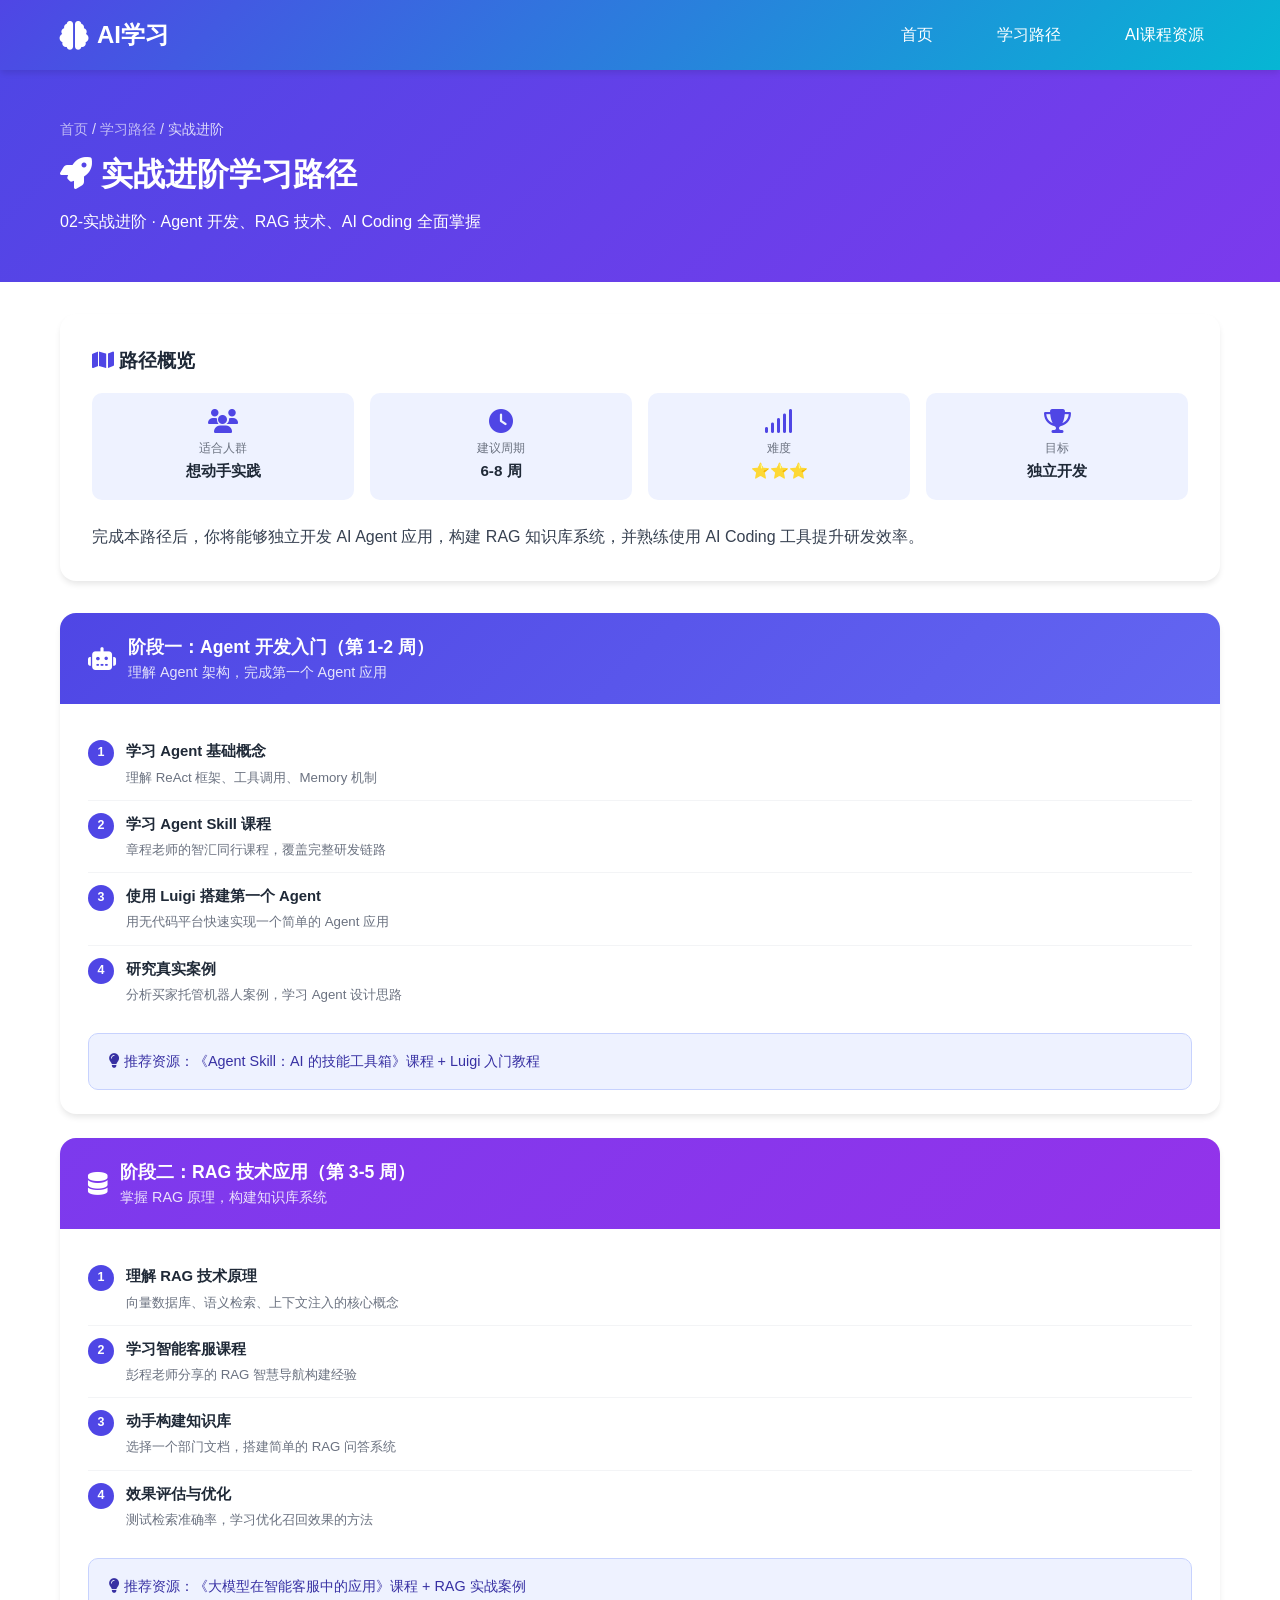
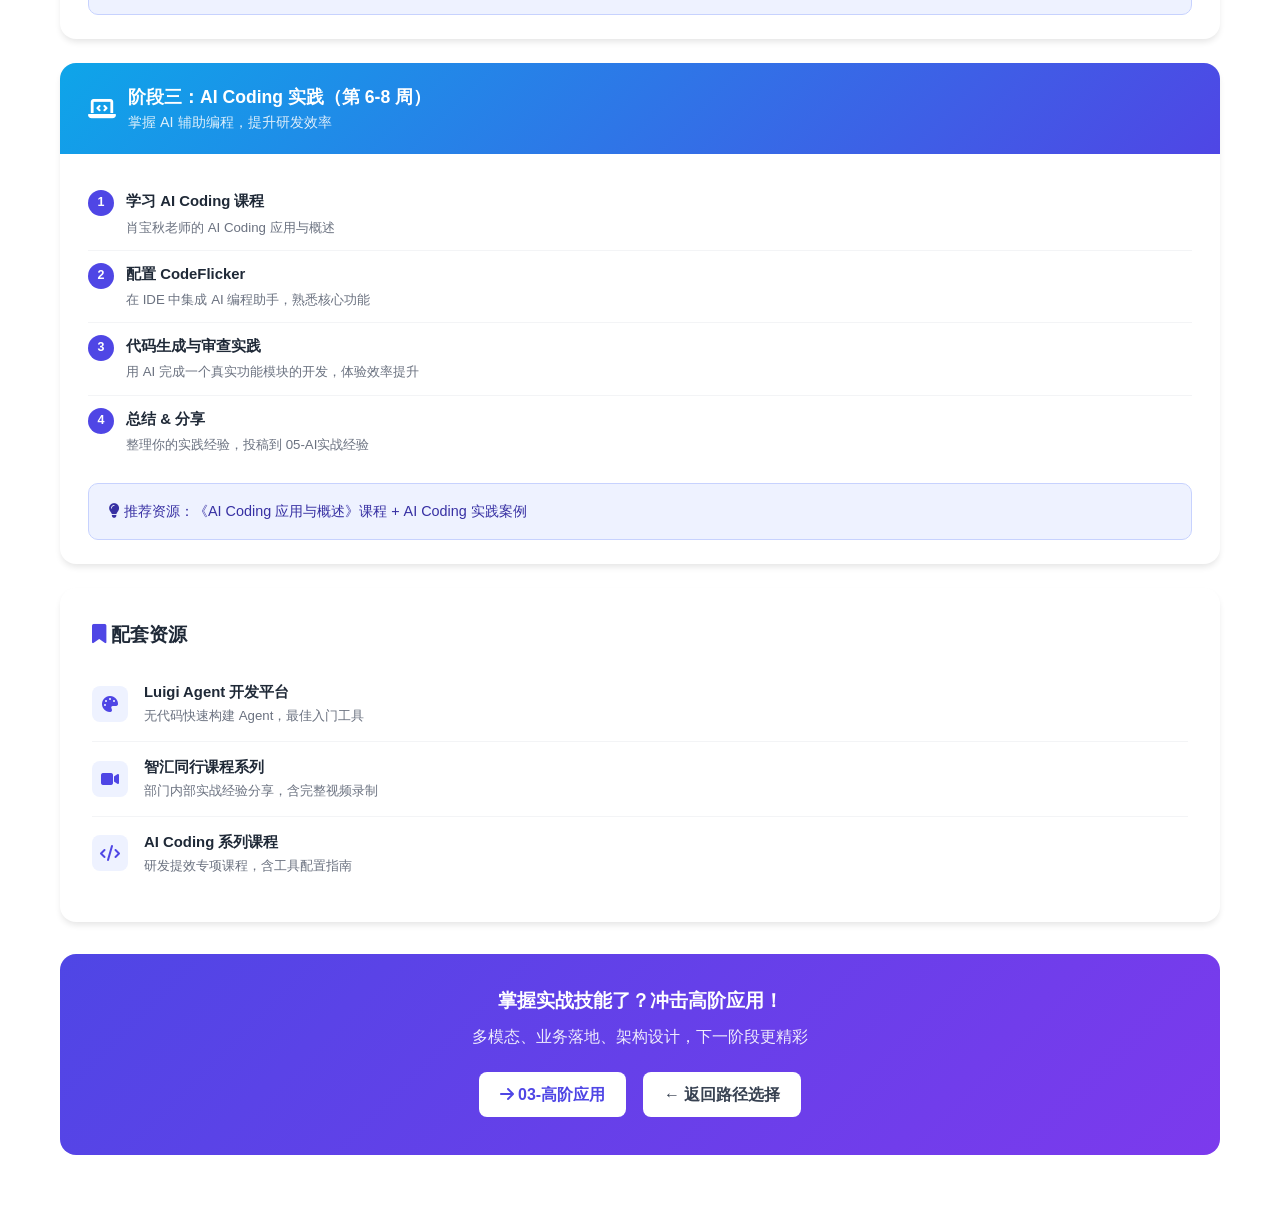
<file: learning-paths/advanced.html>
<!DOCTYPE html>
<html lang="zh-CN">
<head>
    <meta charset="UTF-8">
    <meta name="viewport" content="width=device-width, initial-scale=1.0">
    <title>实战进阶学习路径 - AI智能应用学习库</title>
    <link rel="stylesheet" href="../styles.css">
    <link rel="stylesheet" href="https://cdnjs.cloudflare.com/ajax/libs/font-awesome/6.4.0/css/all.min.css">
    <style>
        .page-hero { background: linear-gradient(135deg, #4F46E5 0%, #7C3AED 100%); color: white; padding: 3rem 0; }
        .page-hero h1 { font-size: 2rem; margin-bottom: 0.5rem; }
        .path-detail { padding: 2rem 0 4rem; }
        .overview-card { background: white; border-radius: 16px; box-shadow: 0 4px 6px -1px rgba(0,0,0,0.1); padding: 2rem; margin-bottom: 2rem; }
        .overview-card h2 { font-size: 1.2rem; color: #1F2937; margin-bottom: 1rem; }
        .stat-grid { display: grid; grid-template-columns: repeat(auto-fit, minmax(140px, 1fr)); gap: 1rem; margin-bottom: 1.5rem; }
        .stat-item { background: #EEF2FF; border-radius: 10px; padding: 1rem; text-align: center; }
        .stat-item i { font-size: 1.5rem; color: #4F46E5; margin-bottom: 0.4rem; display: block; }
        .stat-item .label { font-size: 0.78rem; color: #6B7280; }
        .stat-item .value { font-weight: 700; color: #1F2937; font-size: 0.95rem; }
        .phase-card { background: white; border-radius: 16px; box-shadow: 0 4px 6px -1px rgba(0,0,0,0.1); margin-bottom: 1.5rem; overflow: hidden; }
        .phase-header { padding: 1.25rem 1.75rem; color: white; display: flex; align-items: center; gap: 0.75rem; }
        .phase-header h3 { font-size: 1.1rem; }
        .phase-header p { opacity: 0.85; font-size: 0.9rem; }
        .phase-body { padding: 1.5rem 1.75rem; }
        .step-list { list-style: none; }
        .step-item { display: flex; align-items: flex-start; gap: 0.75rem; padding: 0.75rem 0; border-bottom: 1px solid #F3F4F6; }
        .step-item:last-child { border-bottom: none; }
        .step-num { background: #4F46E5; color: white; width: 26px; height: 26px; border-radius: 50%; display: flex; align-items: center; justify-content: center; font-size: 0.78rem; flex-shrink: 0; font-weight: 600; }
        .step-info h4 { font-size: 0.93rem; color: #1F2937; margin-bottom: 0.15rem; }
        .step-info p { font-size: 0.83rem; color: #6B7280; }
        .tip-box { background: #EEF2FF; border: 1px solid #C7D2FE; border-radius: 10px; padding: 1rem 1.25rem; margin-top: 1rem; font-size: 0.9rem; color: #3730A3; }
        .resource-card { background: white; border-radius: 16px; box-shadow: 0 4px 6px -1px rgba(0,0,0,0.1); padding: 2rem; margin-bottom: 2rem; }
        .resource-card h2 { font-size: 1.2rem; color: #1F2937; margin-bottom: 1rem; }
        .resource-item { display: flex; align-items: center; gap: 1rem; padding: 0.9rem 0; border-bottom: 1px solid #F3F4F6; }
        .resource-item:last-child { border-bottom: none; }
        .resource-icon { background: #EEF2FF; color: #4F46E5; width: 36px; height: 36px; border-radius: 8px; display: flex; align-items: center; justify-content: center; flex-shrink: 0; }
        .resource-info h4 { font-size: 0.93rem; color: #1F2937; }
        .resource-info p { font-size: 0.83rem; color: #6B7280; }
        .next-step { background: linear-gradient(135deg, #4F46E5, #7C3AED); color: white; border-radius: 16px; padding: 2rem; text-align: center; margin-top: 2rem; }
        .next-step h3 { margin-bottom: 0.5rem; }
        .next-step p { opacity: 0.9; margin-bottom: 1rem; }
        .btn-white { background: white; color: #4F46E5; padding: 0.6rem 1.3rem; border-radius: 8px; text-decoration: none; font-weight: 600; display: inline-block; margin: 0.4rem; }
        .phase1 { background: linear-gradient(135deg, #4F46E5, #6366F1); }
        .phase2 { background: linear-gradient(135deg, #7C3AED, #9333EA); }
        .phase3 { background: linear-gradient(135deg, #0EA5E9, #4F46E5); }
    </style>
</head>
<body>
    <nav class="navbar">
        <div class="container">
            <a href="../index.html" class="nav-brand" style="color:white;text-decoration:none;">
                <i class="fas fa-brain"></i><span>AI学习</span>
            </a>
            <ul class="nav-menu">
                <li><a href="../index.html">首页</a></li>
                <li><a href="../index.html#learning">学习路径</a></li>
                <li><a href="../index.html#courses">AI课程资源</a></li>
            </ul>
        </div>
    </nav>

    <div class="page-hero">
        <div class="container">
            <div style="margin-bottom:0.5rem; opacity:0.8; font-size:0.9rem;">
                <a href="../index.html" style="color:rgba(255,255,255,0.8);text-decoration:none;">首页</a> / <a href="../index.html#learning" style="color:rgba(255,255,255,0.8);text-decoration:none;">学习路径</a> / <span>实战进阶</span>
            </div>
            <h1><i class="fas fa-rocket"></i> 实战进阶学习路径</h1>
            <p>02-实战进阶 · Agent 开发、RAG 技术、AI Coding 全面掌握</p>
        </div>
    </div>

    <div class="path-detail">
        <div class="container">
            <div class="overview-card">
                <h2><i class="fas fa-map" style="color:#4F46E5;"></i> 路径概览</h2>
                <div class="stat-grid">
                    <div class="stat-item">
                        <i class="fas fa-users"></i>
                        <div class="label">适合人群</div>
                        <div class="value">想动手实践</div>
                    </div>
                    <div class="stat-item">
                        <i class="fas fa-clock"></i>
                        <div class="label">建议周期</div>
                        <div class="value">6-8 周</div>
                    </div>
                    <div class="stat-item">
                        <i class="fas fa-signal"></i>
                        <div class="label">难度</div>
                        <div class="value">⭐⭐⭐</div>
                    </div>
                    <div class="stat-item">
                        <i class="fas fa-trophy"></i>
                        <div class="label">目标</div>
                        <div class="value">独立开发</div>
                    </div>
                </div>
                <p style="color:#374151;">完成本路径后，你将能够独立开发 AI Agent 应用，构建 RAG 知识库系统，并熟练使用 AI Coding 工具提升研发效率。</p>
            </div>

            <!-- 阶段一 -->
            <div class="phase-card">
                <div class="phase-header phase1">
                    <i class="fas fa-robot" style="font-size:1.4rem;"></i>
                    <div>
                        <h3>阶段一：Agent 开发入门（第 1-2 周）</h3>
                        <p>理解 Agent 架构，完成第一个 Agent 应用</p>
                    </div>
                </div>
                <div class="phase-body">
                    <ul class="step-list">
                        <li class="step-item">
                            <div class="step-num">1</div>
                            <div class="step-info"><h4>学习 Agent 基础概念</h4><p>理解 ReAct 框架、工具调用、Memory 机制</p></div>
                        </li>
                        <li class="step-item">
                            <div class="step-num">2</div>
                            <div class="step-info"><h4>学习 Agent Skill 课程</h4><p>章程老师的智汇同行课程，覆盖完整研发链路</p></div>
                        </li>
                        <li class="step-item">
                            <div class="step-num">3</div>
                            <div class="step-info"><h4>使用 Luigi 搭建第一个 Agent</h4><p>用无代码平台快速实现一个简单的 Agent 应用</p></div>
                        </li>
                        <li class="step-item">
                            <div class="step-num">4</div>
                            <div class="step-info"><h4>研究真实案例</h4><p>分析买家托管机器人案例，学习 Agent 设计思路</p></div>
                        </li>
                    </ul>
                    <div class="tip-box"><i class="fas fa-lightbulb"></i> 推荐资源：《Agent Skill：AI 的技能工具箱》课程 + Luigi 入门教程</div>
                </div>
            </div>

            <!-- 阶段二 -->
            <div class="phase-card">
                <div class="phase-header phase2">
                    <i class="fas fa-database" style="font-size:1.4rem;"></i>
                    <div>
                        <h3>阶段二：RAG 技术应用（第 3-5 周）</h3>
                        <p>掌握 RAG 原理，构建知识库系统</p>
                    </div>
                </div>
                <div class="phase-body">
                    <ul class="step-list">
                        <li class="step-item">
                            <div class="step-num">1</div>
                            <div class="step-info"><h4>理解 RAG 技术原理</h4><p>向量数据库、语义检索、上下文注入的核心概念</p></div>
                        </li>
                        <li class="step-item">
                            <div class="step-num">2</div>
                            <div class="step-info"><h4>学习智能客服课程</h4><p>彭程老师分享的 RAG 智慧导航构建经验</p></div>
                        </li>
                        <li class="step-item">
                            <div class="step-num">3</div>
                            <div class="step-info"><h4>动手构建知识库</h4><p>选择一个部门文档，搭建简单的 RAG 问答系统</p></div>
                        </li>
                        <li class="step-item">
                            <div class="step-num">4</div>
                            <div class="step-info"><h4>效果评估与优化</h4><p>测试检索准确率，学习优化召回效果的方法</p></div>
                        </li>
                    </ul>
                    <div class="tip-box"><i class="fas fa-lightbulb"></i> 推荐资源：《大模型在智能客服中的应用》课程 + RAG 实战案例</div>
                </div>
            </div>

            <!-- 阶段三 -->
            <div class="phase-card">
                <div class="phase-header phase3">
                    <i class="fas fa-laptop-code" style="font-size:1.4rem;"></i>
                    <div>
                        <h3>阶段三：AI Coding 实践（第 6-8 周）</h3>
                        <p>掌握 AI 辅助编程，提升研发效率</p>
                    </div>
                </div>
                <div class="phase-body">
                    <ul class="step-list">
                        <li class="step-item">
                            <div class="step-num">1</div>
                            <div class="step-info"><h4>学习 AI Coding 课程</h4><p>肖宝秋老师的 AI Coding 应用与概述</p></div>
                        </li>
                        <li class="step-item">
                            <div class="step-num">2</div>
                            <div class="step-info"><h4>配置 CodeFlicker</h4><p>在 IDE 中集成 AI 编程助手，熟悉核心功能</p></div>
                        </li>
                        <li class="step-item">
                            <div class="step-num">3</div>
                            <div class="step-info"><h4>代码生成与审查实践</h4><p>用 AI 完成一个真实功能模块的开发，体验效率提升</p></div>
                        </li>
                        <li class="step-item">
                            <div class="step-num">4</div>
                            <div class="step-info"><h4>总结 & 分享</h4><p>整理你的实践经验，投稿到 05-AI实战经验</p></div>
                        </li>
                    </ul>
                    <div class="tip-box"><i class="fas fa-lightbulb"></i> 推荐资源：《AI Coding 应用与概述》课程 + AI Coding 实践案例</div>
                </div>
            </div>

            <div class="resource-card">
                <h2><i class="fas fa-bookmark" style="color:#4F46E5;"></i> 配套资源</h2>
                <div class="resource-item">
                    <div class="resource-icon"><i class="fas fa-palette"></i></div>
                    <div class="resource-info"><h4>Luigi Agent 开发平台</h4><p>无代码快速构建 Agent，最佳入门工具</p></div>
                </div>
                <div class="resource-item">
                    <div class="resource-icon"><i class="fas fa-video"></i></div>
                    <div class="resource-info"><h4>智汇同行课程系列</h4><p>部门内部实战经验分享，含完整视频录制</p></div>
                </div>
                <div class="resource-item">
                    <div class="resource-icon"><i class="fas fa-code"></i></div>
                    <div class="resource-info"><h4>AI Coding 系列课程</h4><p>研发提效专项课程，含工具配置指南</p></div>
                </div>
            </div>

            <div class="next-step">
                <h3>掌握实战技能了？冲击高阶应用！</h3>
                <p>多模态、业务落地、架构设计，下一阶段更精彩</p>
                <a href="business.html" class="btn-white"><i class="fas fa-arrow-right"></i> 03-高阶应用</a>
                <a href="../index.html#learning" class="btn-white" style="color:#374151;">← 返回路径选择</a>
            </div>
        </div>
    </div>
</body>
</html>
</file>
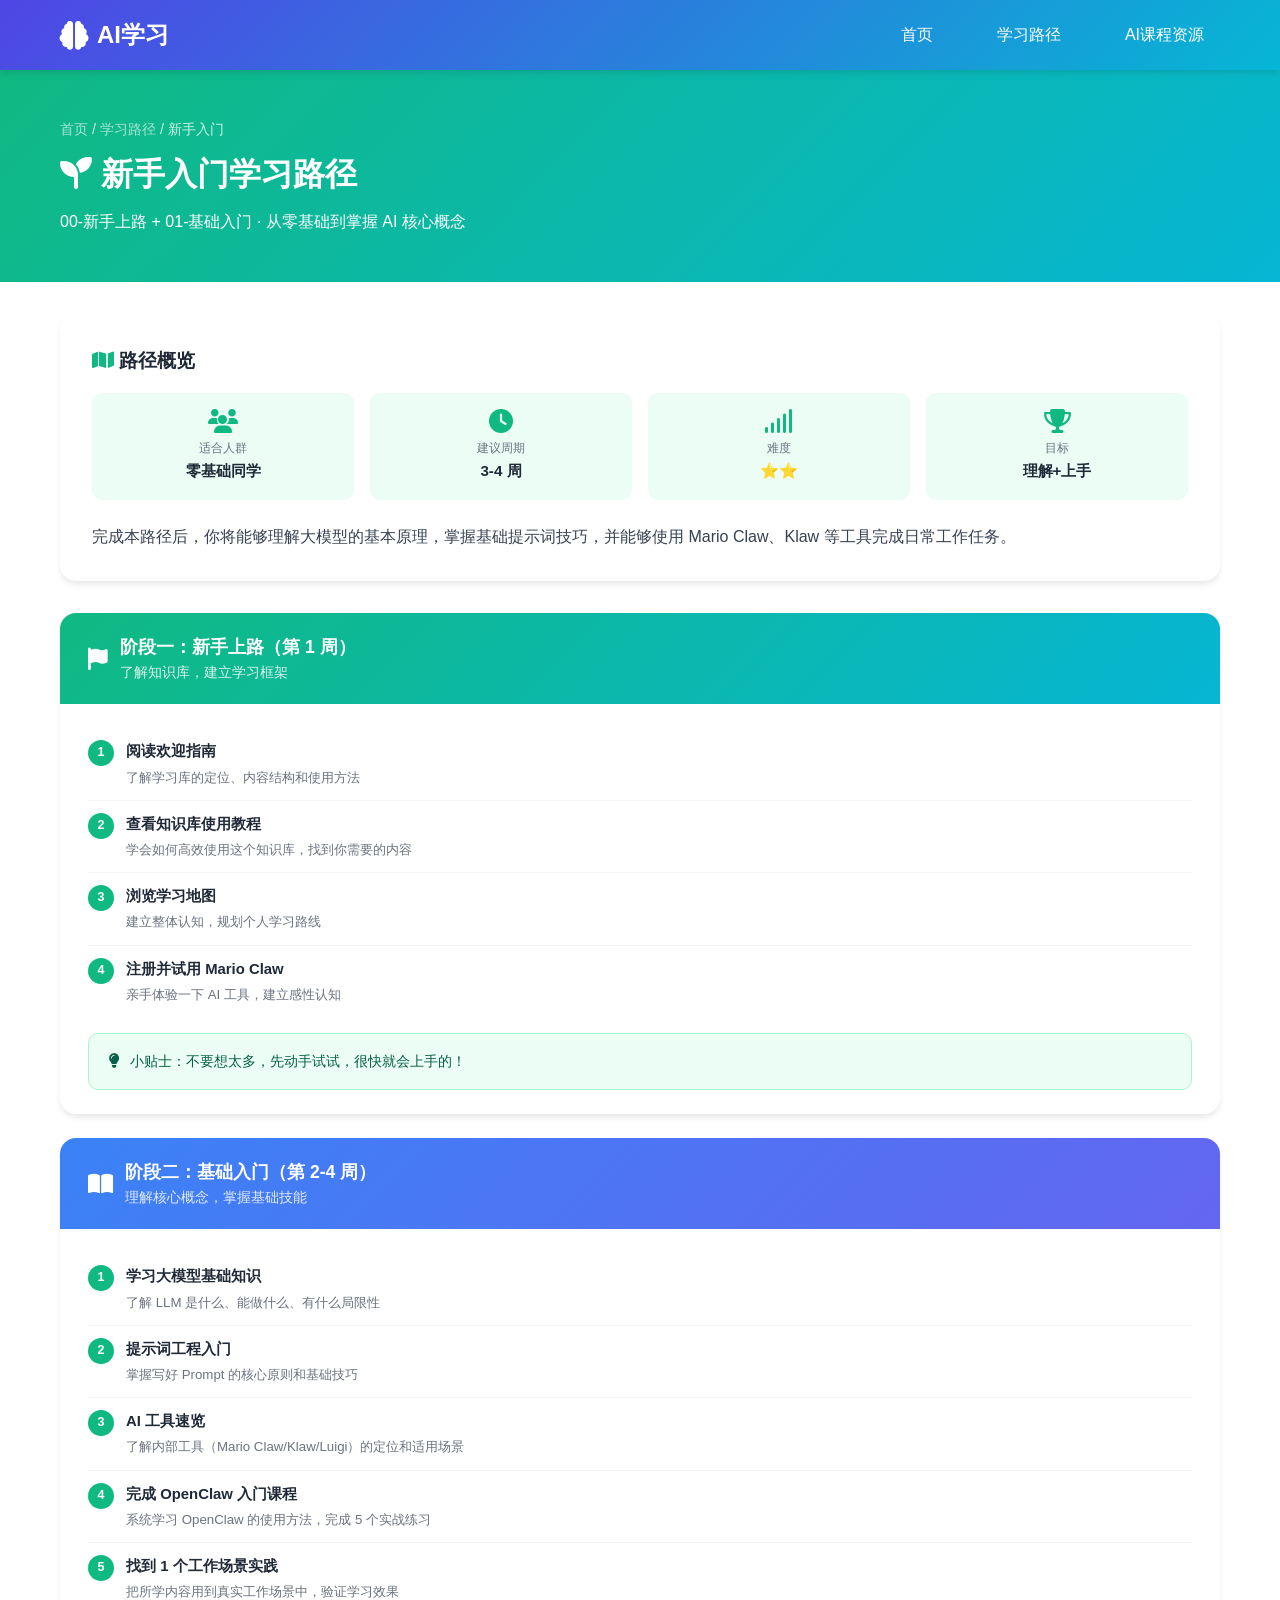
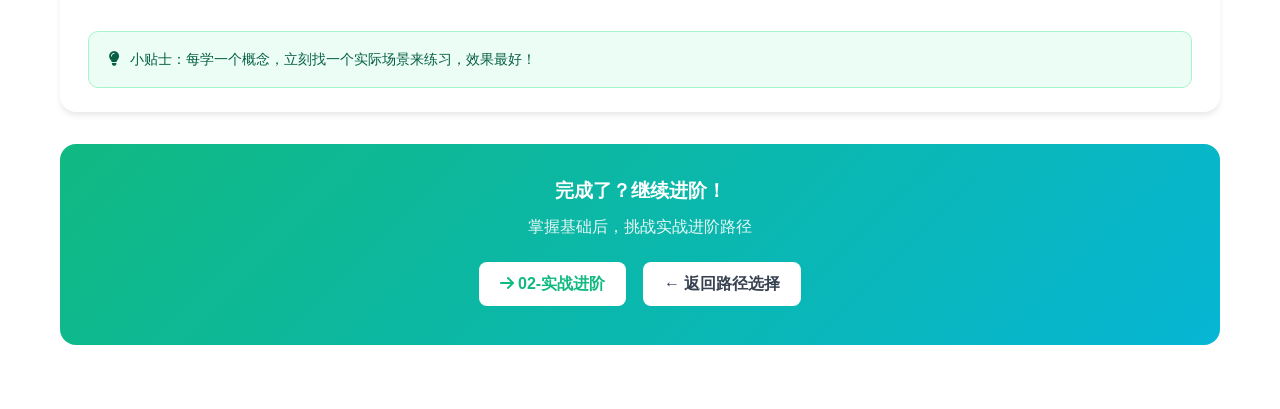
<file: learning-paths/beginner.html>
<!DOCTYPE html>
<html lang="zh-CN">
<head>
    <meta charset="UTF-8">
    <meta name="viewport" content="width=device-width, initial-scale=1.0">
    <title>新手入门学习路径 - AI智能应用学习库</title>
    <link rel="stylesheet" href="../styles.css">
    <link rel="stylesheet" href="https://cdnjs.cloudflare.com/ajax/libs/font-awesome/6.4.0/css/all.min.css">
    <style>
        .page-hero { background: linear-gradient(135deg, #10B981 0%, #06B6D4 100%); color: white; padding: 3rem 0; }
        .page-hero h1 { font-size: 2rem; margin-bottom: 0.5rem; }
        .path-detail { padding: 2rem 0 4rem; }
        .overview-card { background: white; border-radius: 16px; box-shadow: 0 4px 6px -1px rgba(0,0,0,0.1); padding: 2rem; margin-bottom: 2rem; }
        .overview-card h2 { font-size: 1.2rem; color: #1F2937; margin-bottom: 1rem; }
        .stat-grid { display: grid; grid-template-columns: repeat(auto-fit, minmax(140px, 1fr)); gap: 1rem; margin-bottom: 1.5rem; }
        .stat-item { background: #ECFDF5; border-radius: 10px; padding: 1rem; text-align: center; }
        .stat-item i { font-size: 1.5rem; color: #10B981; margin-bottom: 0.4rem; display: block; }
        .stat-item .label { font-size: 0.78rem; color: #6B7280; }
        .stat-item .value { font-weight: 700; color: #1F2937; font-size: 0.95rem; }
        .phase-card { background: white; border-radius: 16px; box-shadow: 0 4px 6px -1px rgba(0,0,0,0.1); margin-bottom: 1.5rem; overflow: hidden; }
        .phase-header { padding: 1.25rem 1.75rem; color: white; display: flex; align-items: center; gap: 0.75rem; }
        .phase-header.green { background: linear-gradient(135deg, #10B981, #06B6D4); }
        .phase-header.blue { background: linear-gradient(135deg, #3B82F6, #6366F1); }
        .phase-header h3 { font-size: 1.1rem; }
        .phase-body { padding: 1.5rem 1.75rem; }
        .step-list { list-style: none; }
        .step-item { display: flex; align-items: flex-start; gap: 0.75rem; padding: 0.75rem 0; border-bottom: 1px solid #F3F4F6; }
        .step-item:last-child { border-bottom: none; }
        .step-num { background: #10B981; color: white; width: 26px; height: 26px; border-radius: 50%; display: flex; align-items: center; justify-content: center; font-size: 0.78rem; flex-shrink: 0; font-weight: 600; }
        .step-info h4 { font-size: 0.93rem; color: #1F2937; margin-bottom: 0.15rem; }
        .step-info p { font-size: 0.83rem; color: #6B7280; }
        .tip-box { background: #ECFDF5; border: 1px solid #A7F3D0; border-radius: 10px; padding: 1rem 1.25rem; margin-top: 1rem; font-size: 0.9rem; color: #065F46; }
        .tip-box i { margin-right: 0.4rem; }
        .next-step { background: linear-gradient(135deg, #10B981, #06B6D4); color: white; border-radius: 16px; padding: 2rem; text-align: center; margin-top: 2rem; }
        .next-step h3 { margin-bottom: 0.5rem; }
        .next-step p { opacity: 0.9; margin-bottom: 1rem; }
        .btn-white { background: white; color: #10B981; padding: 0.6rem 1.3rem; border-radius: 8px; text-decoration: none; font-weight: 600; display: inline-block; margin: 0.4rem; }
    </style>
</head>
<body>
    <nav class="navbar">
        <div class="container">
            <a href="../index.html" class="nav-brand" style="color:white;text-decoration:none;">
                <i class="fas fa-brain"></i><span>AI学习</span>
            </a>
            <ul class="nav-menu">
                <li><a href="../index.html">首页</a></li>
                <li><a href="../index.html#learning">学习路径</a></li>
                <li><a href="../index.html#courses">AI课程资源</a></li>
            </ul>
        </div>
    </nav>

    <div class="page-hero">
        <div class="container">
            <div style="margin-bottom:0.5rem; opacity:0.8; font-size:0.9rem;">
                <a href="../index.html" style="color:rgba(255,255,255,0.8);text-decoration:none;">首页</a> / <a href="../index.html#learning" style="color:rgba(255,255,255,0.8);text-decoration:none;">学习路径</a> / <span>新手入门</span>
            </div>
            <h1><i class="fas fa-seedling"></i> 新手入门学习路径</h1>
            <p>00-新手上路 + 01-基础入门 · 从零基础到掌握 AI 核心概念</p>
        </div>
    </div>

    <div class="path-detail">
        <div class="container">
            <div class="overview-card">
                <h2><i class="fas fa-map" style="color:#10B981;"></i> 路径概览</h2>
                <div class="stat-grid">
                    <div class="stat-item">
                        <i class="fas fa-users"></i>
                        <div class="label">适合人群</div>
                        <div class="value">零基础同学</div>
                    </div>
                    <div class="stat-item">
                        <i class="fas fa-clock"></i>
                        <div class="label">建议周期</div>
                        <div class="value">3-4 周</div>
                    </div>
                    <div class="stat-item">
                        <i class="fas fa-signal"></i>
                        <div class="label">难度</div>
                        <div class="value">⭐⭐</div>
                    </div>
                    <div class="stat-item">
                        <i class="fas fa-trophy"></i>
                        <div class="label">目标</div>
                        <div class="value">理解+上手</div>
                    </div>
                </div>
                <p style="color:#374151;">完成本路径后，你将能够理解大模型的基本原理，掌握基础提示词技巧，并能够使用 Mario Claw、Klaw 等工具完成日常工作任务。</p>
            </div>

            <!-- 阶段一 -->
            <div class="phase-card">
                <div class="phase-header green">
                    <i class="fas fa-flag" style="font-size:1.4rem;"></i>
                    <div>
                        <h3>阶段一：新手上路（第 1 周）</h3>
                        <p style="opacity:0.85; font-size:0.9rem;">了解知识库，建立学习框架</p>
                    </div>
                </div>
                <div class="phase-body">
                    <ul class="step-list">
                        <li class="step-item">
                            <div class="step-num">1</div>
                            <div class="step-info"><h4>阅读欢迎指南</h4><p>了解学习库的定位、内容结构和使用方法</p></div>
                        </li>
                        <li class="step-item">
                            <div class="step-num">2</div>
                            <div class="step-info"><h4>查看知识库使用教程</h4><p>学会如何高效使用这个知识库，找到你需要的内容</p></div>
                        </li>
                        <li class="step-item">
                            <div class="step-num">3</div>
                            <div class="step-info"><h4>浏览学习地图</h4><p>建立整体认知，规划个人学习路线</p></div>
                        </li>
                        <li class="step-item">
                            <div class="step-num">4</div>
                            <div class="step-info"><h4>注册并试用 Mario Claw</h4><p>亲手体验一下 AI 工具，建立感性认知</p></div>
                        </li>
                    </ul>
                    <div class="tip-box"><i class="fas fa-lightbulb"></i> 小贴士：不要想太多，先动手试试，很快就会上手的！</div>
                </div>
            </div>

            <!-- 阶段二 -->
            <div class="phase-card">
                <div class="phase-header blue">
                    <i class="fas fa-book-open" style="font-size:1.4rem;"></i>
                    <div>
                        <h3>阶段二：基础入门（第 2-4 周）</h3>
                        <p style="opacity:0.85; font-size:0.9rem;">理解核心概念，掌握基础技能</p>
                    </div>
                </div>
                <div class="phase-body">
                    <ul class="step-list">
                        <li class="step-item">
                            <div class="step-num">1</div>
                            <div class="step-info"><h4>学习大模型基础知识</h4><p>了解 LLM 是什么、能做什么、有什么局限性</p></div>
                        </li>
                        <li class="step-item">
                            <div class="step-num">2</div>
                            <div class="step-info"><h4>提示词工程入门</h4><p>掌握写好 Prompt 的核心原则和基础技巧</p></div>
                        </li>
                        <li class="step-item">
                            <div class="step-num">3</div>
                            <div class="step-info"><h4>AI 工具速览</h4><p>了解内部工具（Mario Claw/Klaw/Luigi）的定位和适用场景</p></div>
                        </li>
                        <li class="step-item">
                            <div class="step-num">4</div>
                            <div class="step-info"><h4>完成 OpenClaw 入门课程</h4><p>系统学习 OpenClaw 的使用方法，完成 5 个实战练习</p></div>
                        </li>
                        <li class="step-item">
                            <div class="step-num">5</div>
                            <div class="step-info"><h4>找到 1 个工作场景实践</h4><p>把所学内容用到真实工作场景中，验证学习效果</p></div>
                        </li>
                    </ul>
                    <div class="tip-box"><i class="fas fa-lightbulb"></i> 小贴士：每学一个概念，立刻找一个实际场景来练习，效果最好！</div>
                </div>
            </div>

            <div class="next-step">
                <h3>完成了？继续进阶！</h3>
                <p>掌握基础后，挑战实战进阶路径</p>
                <a href="advanced.html" class="btn-white"><i class="fas fa-arrow-right"></i> 02-实战进阶</a>
                <a href="../index.html#learning" class="btn-white" style="color:#374151;">← 返回路径选择</a>
            </div>
        </div>
    </div>
</body>
</html>
</file>
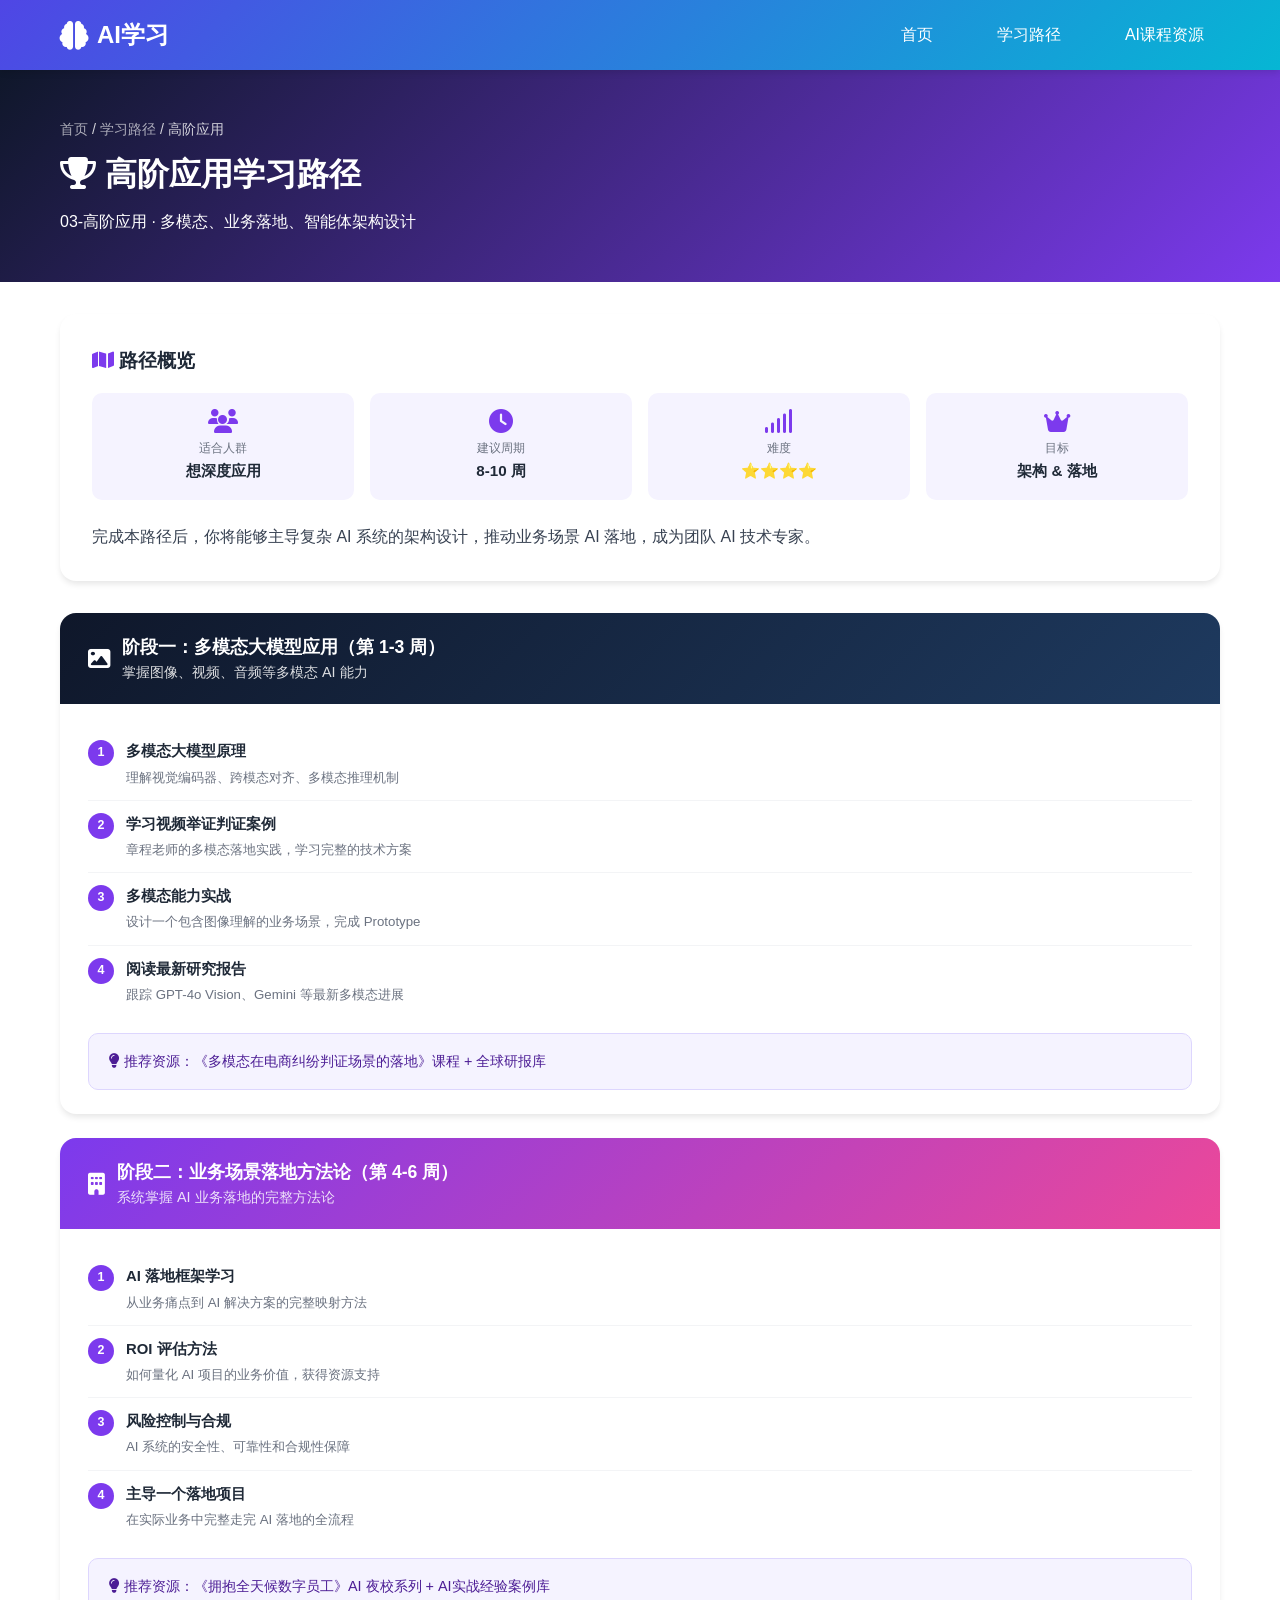
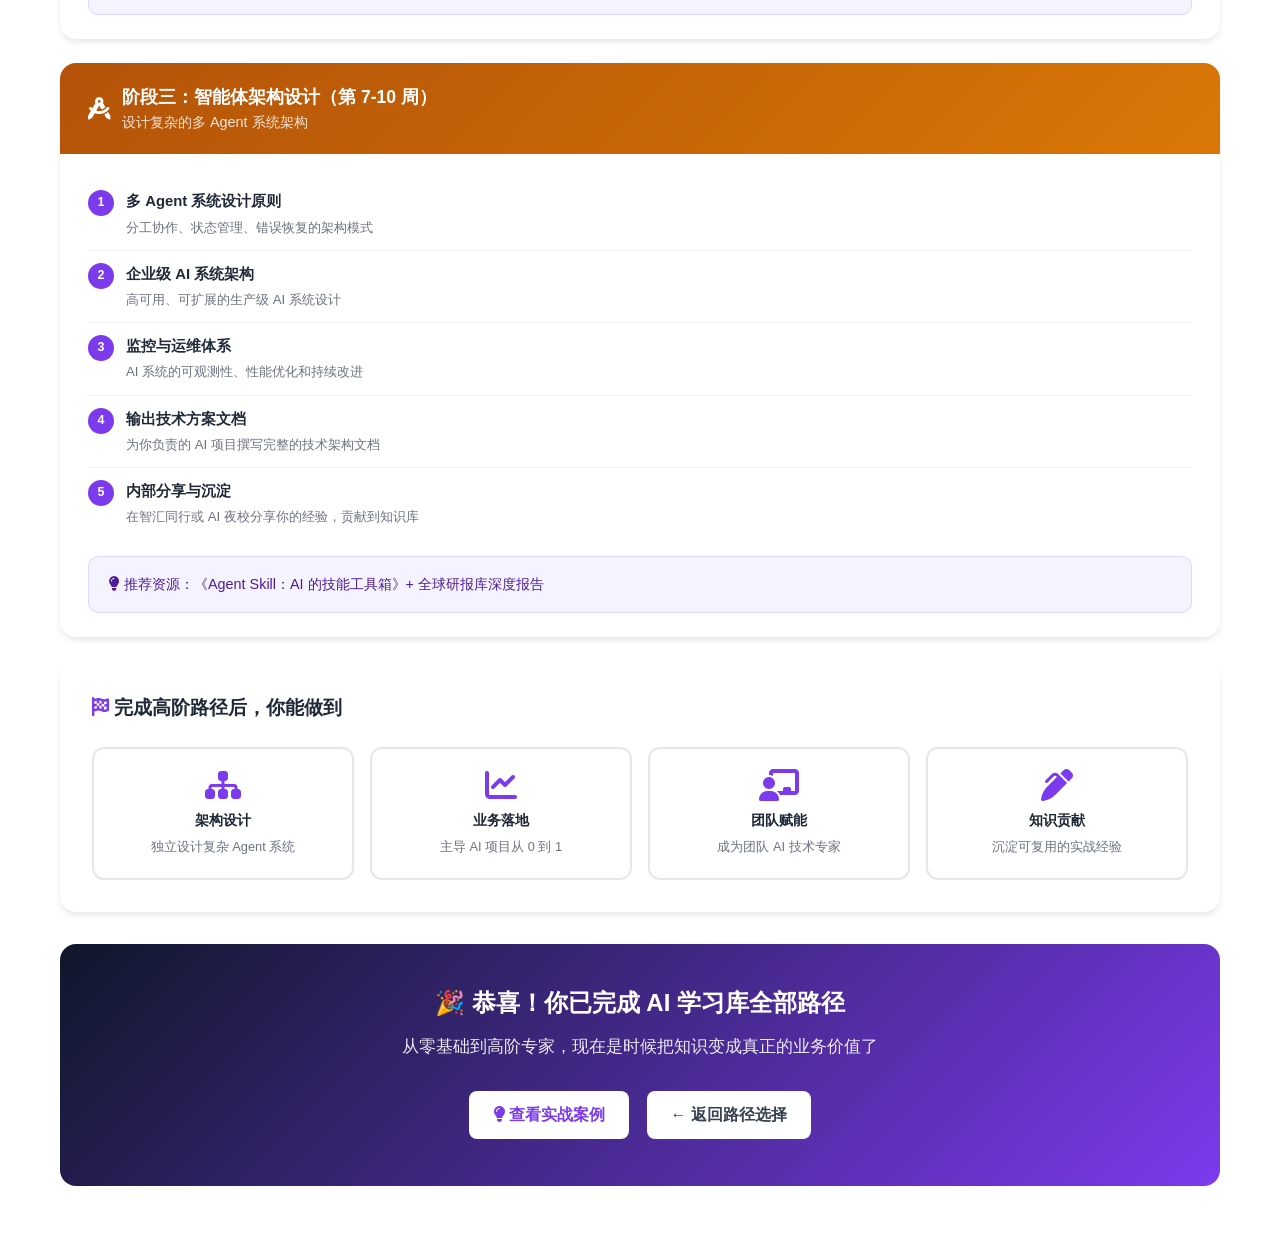
<file: learning-paths/business.html>
<!DOCTYPE html>
<html lang="zh-CN">
<head>
    <meta charset="UTF-8">
    <meta name="viewport" content="width=device-width, initial-scale=1.0">
    <title>高阶应用学习路径 - AI智能应用学习库</title>
    <link rel="stylesheet" href="../styles.css">
    <link rel="stylesheet" href="https://cdnjs.cloudflare.com/ajax/libs/font-awesome/6.4.0/css/all.min.css">
    <style>
        .page-hero { background: linear-gradient(135deg, #0F172A 0%, #7C3AED 100%); color: white; padding: 3rem 0; }
        .page-hero h1 { font-size: 2rem; margin-bottom: 0.5rem; }
        .path-detail { padding: 2rem 0 4rem; }
        .overview-card { background: white; border-radius: 16px; box-shadow: 0 4px 6px -1px rgba(0,0,0,0.1); padding: 2rem; margin-bottom: 2rem; }
        .overview-card h2 { font-size: 1.2rem; color: #1F2937; margin-bottom: 1rem; }
        .stat-grid { display: grid; grid-template-columns: repeat(auto-fit, minmax(140px, 1fr)); gap: 1rem; margin-bottom: 1.5rem; }
        .stat-item { background: #F5F3FF; border-radius: 10px; padding: 1rem; text-align: center; }
        .stat-item i { font-size: 1.5rem; color: #7C3AED; margin-bottom: 0.4rem; display: block; }
        .stat-item .label { font-size: 0.78rem; color: #6B7280; }
        .stat-item .value { font-weight: 700; color: #1F2937; font-size: 0.95rem; }
        .phase-card { background: white; border-radius: 16px; box-shadow: 0 4px 6px -1px rgba(0,0,0,0.1); margin-bottom: 1.5rem; overflow: hidden; }
        .phase-header { padding: 1.25rem 1.75rem; color: white; display: flex; align-items: center; gap: 0.75rem; }
        .phase-header h3 { font-size: 1.1rem; }
        .phase-header p { opacity: 0.85; font-size: 0.9rem; }
        .phase-body { padding: 1.5rem 1.75rem; }
        .step-list { list-style: none; }
        .step-item { display: flex; align-items: flex-start; gap: 0.75rem; padding: 0.75rem 0; border-bottom: 1px solid #F3F4F6; }
        .step-item:last-child { border-bottom: none; }
        .step-num { background: #7C3AED; color: white; width: 26px; height: 26px; border-radius: 50%; display: flex; align-items: center; justify-content: center; font-size: 0.78rem; flex-shrink: 0; font-weight: 600; }
        .step-info h4 { font-size: 0.93rem; color: #1F2937; margin-bottom: 0.15rem; }
        .step-info p { font-size: 0.83rem; color: #6B7280; }
        .tip-box { background: #F5F3FF; border: 1px solid #DDD6FE; border-radius: 10px; padding: 1rem 1.25rem; margin-top: 1rem; font-size: 0.9rem; color: #4C1D95; }
        .phase1 { background: linear-gradient(135deg, #0F172A, #1E3A5F); }
        .phase2 { background: linear-gradient(135deg, #7C3AED, #EC4899); }
        .phase3 { background: linear-gradient(135deg, #B45309, #D97706); }
        .milestone-box { background: white; border-radius: 16px; box-shadow: 0 4px 6px -1px rgba(0,0,0,0.1); padding: 2rem; margin-bottom: 2rem; }
        .milestone-box h2 { font-size: 1.2rem; color: #1F2937; margin-bottom: 1.5rem; }
        .milestone-grid { display: grid; grid-template-columns: repeat(auto-fit, minmax(200px, 1fr)); gap: 1rem; }
        .milestone-item { border: 2px solid #E5E7EB; border-radius: 12px; padding: 1.25rem; text-align: center; transition: border-color 0.3s; }
        .milestone-item:hover { border-color: #7C3AED; }
        .milestone-item i { font-size: 2rem; color: #7C3AED; margin-bottom: 0.5rem; display: block; }
        .milestone-item h4 { font-size: 0.9rem; color: #1F2937; margin-bottom: 0.3rem; }
        .milestone-item p { font-size: 0.8rem; color: #6B7280; }
        .finish-box { background: linear-gradient(135deg, #0F172A, #7C3AED); color: white; border-radius: 16px; padding: 2.5rem; text-align: center; margin-top: 2rem; }
        .finish-box h3 { font-size: 1.5rem; margin-bottom: 0.75rem; }
        .finish-box p { opacity: 0.9; margin-bottom: 1.5rem; font-size: 1.05rem; }
        .btn-white { background: white; color: #7C3AED; padding: 0.7rem 1.5rem; border-radius: 8px; text-decoration: none; font-weight: 600; display: inline-block; margin: 0.4rem; }
    </style>
</head>
<body>
    <nav class="navbar">
        <div class="container">
            <a href="../index.html" class="nav-brand" style="color:white;text-decoration:none;">
                <i class="fas fa-brain"></i><span>AI学习</span>
            </a>
            <ul class="nav-menu">
                <li><a href="../index.html">首页</a></li>
                <li><a href="../index.html#learning">学习路径</a></li>
                <li><a href="../index.html#courses">AI课程资源</a></li>
            </ul>
        </div>
    </nav>

    <div class="page-hero">
        <div class="container">
            <div style="margin-bottom:0.5rem; opacity:0.8; font-size:0.9rem;">
                <a href="../index.html" style="color:rgba(255,255,255,0.8);text-decoration:none;">首页</a> / <a href="../index.html#learning" style="color:rgba(255,255,255,0.8);text-decoration:none;">学习路径</a> / <span>高阶应用</span>
            </div>
            <h1><i class="fas fa-trophy"></i> 高阶应用学习路径</h1>
            <p>03-高阶应用 · 多模态、业务落地、智能体架构设计</p>
        </div>
    </div>

    <div class="path-detail">
        <div class="container">
            <div class="overview-card">
                <h2><i class="fas fa-map" style="color:#7C3AED;"></i> 路径概览</h2>
                <div class="stat-grid">
                    <div class="stat-item">
                        <i class="fas fa-users"></i>
                        <div class="label">适合人群</div>
                        <div class="value">想深度应用</div>
                    </div>
                    <div class="stat-item">
                        <i class="fas fa-clock"></i>
                        <div class="label">建议周期</div>
                        <div class="value">8-10 周</div>
                    </div>
                    <div class="stat-item">
                        <i class="fas fa-signal"></i>
                        <div class="label">难度</div>
                        <div class="value">⭐⭐⭐⭐</div>
                    </div>
                    <div class="stat-item">
                        <i class="fas fa-crown"></i>
                        <div class="label">目标</div>
                        <div class="value">架构 & 落地</div>
                    </div>
                </div>
                <p style="color:#374151;">完成本路径后，你将能够主导复杂 AI 系统的架构设计，推动业务场景 AI 落地，成为团队 AI 技术专家。</p>
            </div>

            <!-- 阶段一 -->
            <div class="phase-card">
                <div class="phase-header phase1">
                    <i class="fas fa-image" style="font-size:1.4rem;"></i>
                    <div>
                        <h3>阶段一：多模态大模型应用（第 1-3 周）</h3>
                        <p>掌握图像、视频、音频等多模态 AI 能力</p>
                    </div>
                </div>
                <div class="phase-body">
                    <ul class="step-list">
                        <li class="step-item">
                            <div class="step-num">1</div>
                            <div class="step-info"><h4>多模态大模型原理</h4><p>理解视觉编码器、跨模态对齐、多模态推理机制</p></div>
                        </li>
                        <li class="step-item">
                            <div class="step-num">2</div>
                            <div class="step-info"><h4>学习视频举证判证案例</h4><p>章程老师的多模态落地实践，学习完整的技术方案</p></div>
                        </li>
                        <li class="step-item">
                            <div class="step-num">3</div>
                            <div class="step-info"><h4>多模态能力实战</h4><p>设计一个包含图像理解的业务场景，完成 Prototype</p></div>
                        </li>
                        <li class="step-item">
                            <div class="step-num">4</div>
                            <div class="step-info"><h4>阅读最新研究报告</h4><p>跟踪 GPT-4o Vision、Gemini 等最新多模态进展</p></div>
                        </li>
                    </ul>
                    <div class="tip-box"><i class="fas fa-lightbulb"></i> 推荐资源：《多模态在电商纠纷判证场景的落地》课程 + 全球研报库</div>
                </div>
            </div>

            <!-- 阶段二 -->
            <div class="phase-card">
                <div class="phase-header phase2">
                    <i class="fas fa-building" style="font-size:1.4rem;"></i>
                    <div>
                        <h3>阶段二：业务场景落地方法论（第 4-6 周）</h3>
                        <p>系统掌握 AI 业务落地的完整方法论</p>
                    </div>
                </div>
                <div class="phase-body">
                    <ul class="step-list">
                        <li class="step-item">
                            <div class="step-num">1</div>
                            <div class="step-info"><h4>AI 落地框架学习</h4><p>从业务痛点到 AI 解决方案的完整映射方法</p></div>
                        </li>
                        <li class="step-item">
                            <div class="step-num">2</div>
                            <div class="step-info"><h4>ROI 评估方法</h4><p>如何量化 AI 项目的业务价值，获得资源支持</p></div>
                        </li>
                        <li class="step-item">
                            <div class="step-num">3</div>
                            <div class="step-info"><h4>风险控制与合规</h4><p>AI 系统的安全性、可靠性和合规性保障</p></div>
                        </li>
                        <li class="step-item">
                            <div class="step-num">4</div>
                            <div class="step-info"><h4>主导一个落地项目</h4><p>在实际业务中完整走完 AI 落地的全流程</p></div>
                        </li>
                    </ul>
                    <div class="tip-box"><i class="fas fa-lightbulb"></i> 推荐资源：《拥抱全天候数字员工》AI 夜校系列 + AI实战经验案例库</div>
                </div>
            </div>

            <!-- 阶段三 -->
            <div class="phase-card">
                <div class="phase-header phase3">
                    <i class="fas fa-drafting-compass" style="font-size:1.4rem;"></i>
                    <div>
                        <h3>阶段三：智能体架构设计（第 7-10 周）</h3>
                        <p>设计复杂的多 Agent 系统架构</p>
                    </div>
                </div>
                <div class="phase-body">
                    <ul class="step-list">
                        <li class="step-item">
                            <div class="step-num">1</div>
                            <div class="step-info"><h4>多 Agent 系统设计原则</h4><p>分工协作、状态管理、错误恢复的架构模式</p></div>
                        </li>
                        <li class="step-item">
                            <div class="step-num">2</div>
                            <div class="step-info"><h4>企业级 AI 系统架构</h4><p>高可用、可扩展的生产级 AI 系统设计</p></div>
                        </li>
                        <li class="step-item">
                            <div class="step-num">3</div>
                            <div class="step-info"><h4>监控与运维体系</h4><p>AI 系统的可观测性、性能优化和持续改进</p></div>
                        </li>
                        <li class="step-item">
                            <div class="step-num">4</div>
                            <div class="step-info"><h4>输出技术方案文档</h4><p>为你负责的 AI 项目撰写完整的技术架构文档</p></div>
                        </li>
                        <li class="step-item">
                            <div class="step-num">5</div>
                            <div class="step-info"><h4>内部分享与沉淀</h4><p>在智汇同行或 AI 夜校分享你的经验，贡献到知识库</p></div>
                        </li>
                    </ul>
                    <div class="tip-box"><i class="fas fa-lightbulb"></i> 推荐资源：《Agent Skill：AI 的技能工具箱》+ 全球研报库深度报告</div>
                </div>
            </div>

            <div class="milestone-box">
                <h2><i class="fas fa-flag-checkered" style="color:#7C3AED;"></i> 完成高阶路径后，你能做到</h2>
                <div class="milestone-grid">
                    <div class="milestone-item">
                        <i class="fas fa-sitemap"></i>
                        <h4>架构设计</h4>
                        <p>独立设计复杂 Agent 系统</p>
                    </div>
                    <div class="milestone-item">
                        <i class="fas fa-chart-line"></i>
                        <h4>业务落地</h4>
                        <p>主导 AI 项目从 0 到 1</p>
                    </div>
                    <div class="milestone-item">
                        <i class="fas fa-chalkboard-teacher"></i>
                        <h4>团队赋能</h4>
                        <p>成为团队 AI 技术专家</p>
                    </div>
                    <div class="milestone-item">
                        <i class="fas fa-pen-alt"></i>
                        <h4>知识贡献</h4>
                        <p>沉淀可复用的实战经验</p>
                    </div>
                </div>
            </div>

            <div class="finish-box">
                <h3>🎉 恭喜！你已完成 AI 学习库全部路径</h3>
                <p>从零基础到高阶专家，现在是时候把知识变成真正的业务价值了</p>
                <a href="../index.html#cases" class="btn-white"><i class="fas fa-lightbulb"></i> 查看实战案例</a>
                <a href="../index.html#learning" class="btn-white" style="color:#374151;">← 返回路径选择</a>
            </div>
        </div>
    </div>
</body>
</html>
</file>
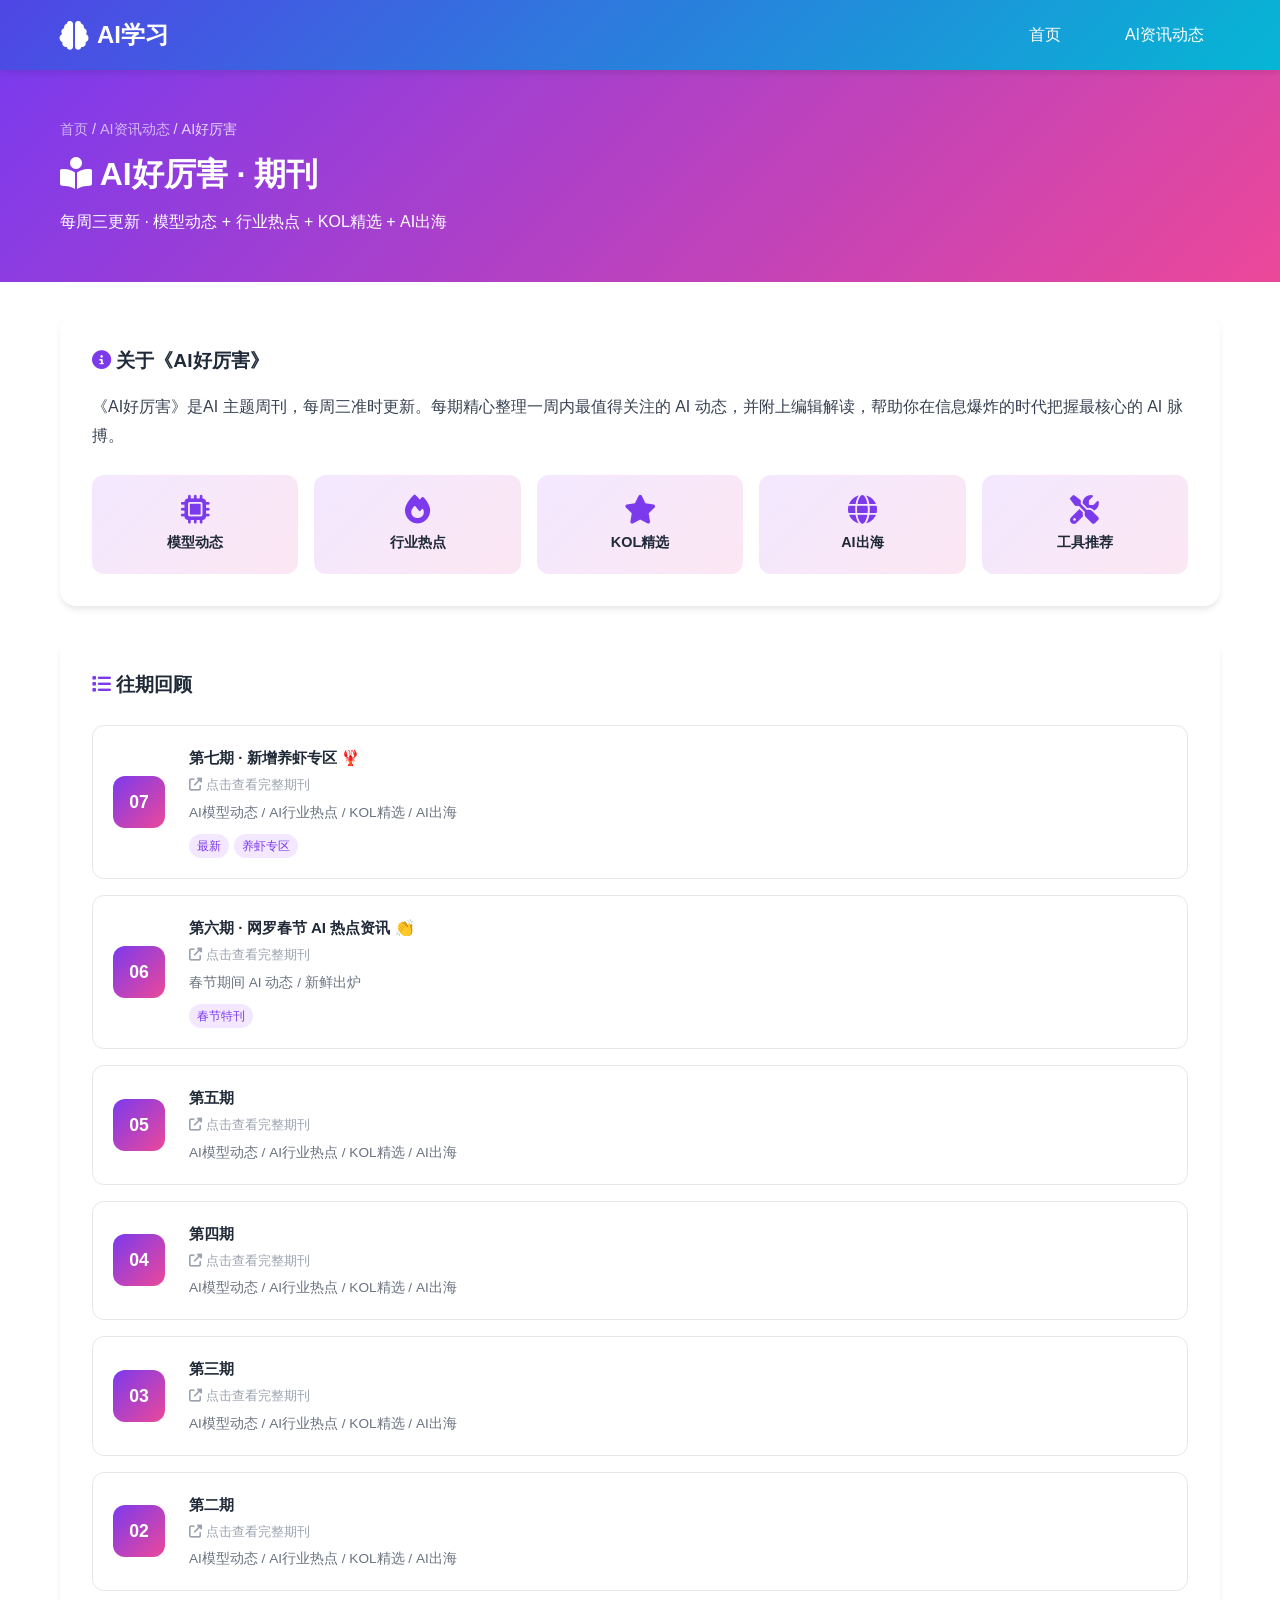
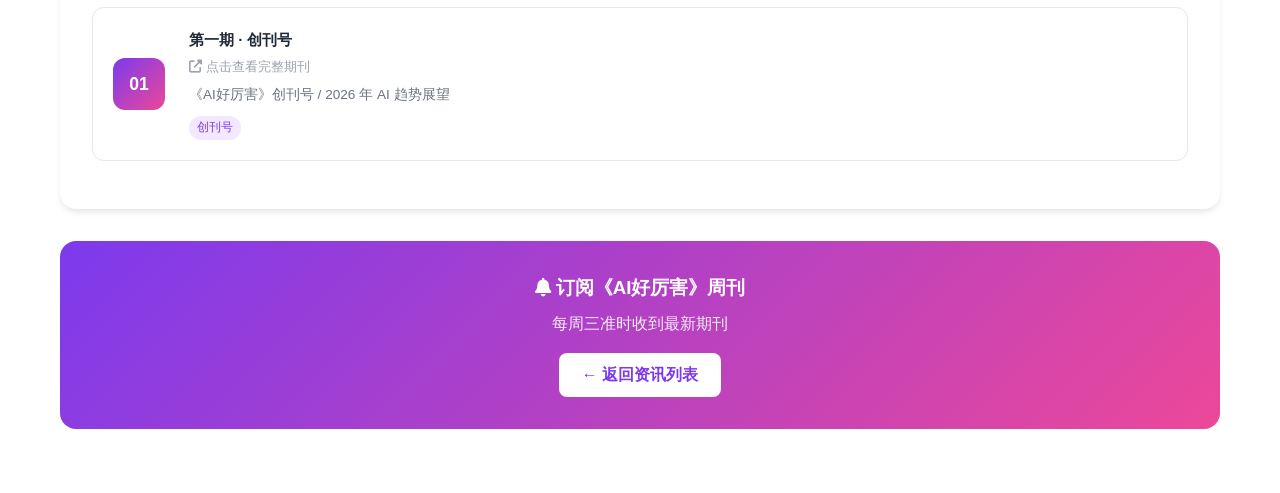
<file: news/ai-magazine.html>
<!DOCTYPE html>
<html lang="zh-CN">
<head>
    <meta charset="UTF-8">
    <meta name="viewport" content="width=device-width, initial-scale=1.0">
    <title>AI好厉害 期刊 - AI智能应用学习库</title>
    <link rel="stylesheet" href="../styles.css">
    <link rel="stylesheet" href="https://cdnjs.cloudflare.com/ajax/libs/font-awesome/6.4.0/css/all.min.css">
    <style>
        .page-hero { background: linear-gradient(135deg, #7C3AED 0%, #EC4899 100%); color: white; padding: 3rem 0; }
        .page-hero h1 { font-size: 2rem; margin-bottom: 0.5rem; }
        .mag-detail { padding: 2rem 0 4rem; }
        .intro-card { background: white; border-radius: 16px; box-shadow: 0 4px 6px -1px rgba(0,0,0,0.1); padding: 2rem; margin-bottom: 2rem; }
        .intro-card h2 { font-size: 1.2rem; color: #1F2937; margin-bottom: 1rem; }
        .section-grid { display: grid; grid-template-columns: repeat(auto-fit, minmax(200px, 1fr)); gap: 1rem; }
        .section-item { background: linear-gradient(135deg, #F3E8FF, #FCE7F3); border-radius: 12px; padding: 1.25rem; text-align: center; }
        .section-item i { font-size: 1.8rem; color: #7C3AED; margin-bottom: 0.5rem; display: block; }
        .section-item h4 { font-size: 0.9rem; color: #1F2937; }
        .issue-list { background: white; border-radius: 16px; box-shadow: 0 4px 6px -1px rgba(0,0,0,0.1); padding: 2rem; margin-bottom: 2rem; }
        .issue-list h2 { font-size: 1.2rem; color: #1F2937; margin-bottom: 1.5rem; }
        .issue-item { display: flex; align-items: center; gap: 1.5rem; padding: 1.25rem; border: 1px solid #E5E7EB; border-radius: 12px; margin-bottom: 1rem; transition: box-shadow 0.3s; }
        .issue-item:hover { box-shadow: 0 4px 12px rgba(124,58,237,0.1); border-color: #DDD6FE; }
        .issue-num { background: linear-gradient(135deg, #7C3AED, #EC4899); color: white; width: 52px; height: 52px; border-radius: 12px; display: flex; align-items: center; justify-content: center; font-weight: bold; font-size: 1.1rem; flex-shrink: 0; }
        .issue-info { flex: 1; }
        .issue-info h4 { font-size: 0.95rem; color: #1F2937; margin-bottom: 0.25rem; }
        .issue-info .meta { font-size: 0.82rem; color: #9CA3AF; margin-bottom: 0.4rem; }
        .issue-info p { font-size: 0.85rem; color: #6B7280; }
        .tag { display: inline-block; background: #F3E8FF; color: #7C3AED; padding: 0.15rem 0.5rem; border-radius: 12px; font-size: 0.75rem; margin-right: 0.3rem; }
        .subscribe-box { background: linear-gradient(135deg, #7C3AED, #EC4899); color: white; border-radius: 16px; padding: 2rem; text-align: center; }
        .subscribe-box h3 { margin-bottom: 0.5rem; }
        .subscribe-box p { opacity: 0.9; margin-bottom: 1rem; }
        .subscribe-box .btn { background: white; color: #7C3AED; padding: 0.6rem 1.4rem; border-radius: 8px; text-decoration: none; font-weight: 600; display: inline-block; }
    </style>
</head>
<body>
    <nav class="navbar">
        <div class="container">
            <a href="../index.html" class="nav-brand" style="color:white;text-decoration:none;">
                <i class="fas fa-brain"></i><span>AI学习</span>
            </a>
            <ul class="nav-menu">
                <li><a href="../index.html">首页</a></li>
                <li><a href="../index.html#news">AI资讯动态</a></li>
            </ul>
        </div>
    </nav>

    <div class="page-hero">
        <div class="container">
            <div style="margin-bottom:0.5rem; opacity:0.8; font-size:0.9rem;">
                <a href="../index.html" style="color:rgba(255,255,255,0.8);text-decoration:none;">首页</a> / <a href="../index.html#news" style="color:rgba(255,255,255,0.8);text-decoration:none;">AI资讯动态</a> / <span>AI好厉害</span>
            </div>
            <h1><i class="fas fa-book-reader"></i> AI好厉害 · 期刊</h1>
            <p>每周三更新 · 模型动态 + 行业热点 + KOL精选 + AI出海</p>
        </div>
    </div>

    <div class="mag-detail">
        <div class="container">
            <div class="intro-card">
                <h2><i class="fas fa-info-circle" style="color:#7C3AED;"></i> 关于《AI好厉害》</h2>
                <p style="color:#374151; line-height:1.8; margin-bottom:1.5rem;">《AI好厉害》是AI 主题周刊，每周三准时更新。每期精心整理一周内最值得关注的 AI 动态，并附上编辑解读，帮助你在信息爆炸的时代把握最核心的 AI 脉搏。</p>
                <div class="section-grid">
                    <div class="section-item">
                        <i class="fas fa-microchip"></i>
                        <h4>模型动态</h4>
                    </div>
                    <div class="section-item">
                        <i class="fas fa-fire"></i>
                        <h4>行业热点</h4>
                    </div>
                    <div class="section-item">
                        <i class="fas fa-star"></i>
                        <h4>KOL精选</h4>
                    </div>
                    <div class="section-item">
                        <i class="fas fa-globe"></i>
                        <h4>AI出海</h4>
                    </div>
                    <div class="section-item">
                        <i class="fas fa-tools"></i>
                        <h4>工具推荐</h4>
                    </div>
                </div>
            </div>

            <div class="issue-list">
                <h2><i class="fas fa-list" style="color:#7C3AED;"></i> 往期回顾</h2>

                <a href="https://docs.corp.kuaishou.com/d/home/fcADilMpQx6nTfY0mklAinxBg" target="_blank" class="issue-item" style="text-decoration:none;display:flex;">
                    <div class="issue-num">07</div>
                    <div class="issue-info">
                        <h4>第七期 · 新增养虾专区 🦞</h4>
                        <div class="meta"><i class="fas fa-external-link-alt"></i> 点击查看完整期刊</div>
                        <p>AI模型动态 / AI行业热点 / KOL精选 / AI出海</p>
                        <div style="margin-top:0.5rem;"><span class="tag">最新</span><span class="tag">养虾专区</span></div>
                    </div>
                </a>

                <a href="https://docs.corp.kuaishou.com/d/home/fcAAGosB7SK_sK_ggFdFVkQq9" target="_blank" class="issue-item" style="text-decoration:none;display:flex;">
                    <div class="issue-num">06</div>
                    <div class="issue-info">
                        <h4>第六期 · 网罗春节 AI 热点资讯 👏</h4>
                        <div class="meta"><i class="fas fa-external-link-alt"></i> 点击查看完整期刊</div>
                        <p>春节期间 AI 动态 / 新鲜出炉</p>
                        <div style="margin-top:0.5rem;"><span class="tag">春节特刊</span></div>
                    </div>
                </a>

                <a href="https://docs.corp.kuaishou.com/d/home/fcABvhrwpygaFnpfNNT9ta5gi" target="_blank" class="issue-item" style="text-decoration:none;display:flex;">
                    <div class="issue-num">05</div>
                    <div class="issue-info">
                        <h4>第五期</h4>
                        <div class="meta"><i class="fas fa-external-link-alt"></i> 点击查看完整期刊</div>
                        <p>AI模型动态 / AI行业热点 / KOL精选 / AI出海</p>
                    </div>
                </a>

                <a href="https://docs.corp.kuaishou.com/d/home/fcACDc7k4E23GDNa-HfiC3Si8" target="_blank" class="issue-item" style="text-decoration:none;display:flex;">
                    <div class="issue-num">04</div>
                    <div class="issue-info">
                        <h4>第四期</h4>
                        <div class="meta"><i class="fas fa-external-link-alt"></i> 点击查看完整期刊</div>
                        <p>AI模型动态 / AI行业热点 / KOL精选 / AI出海</p>
                    </div>
                </a>

                <a href="https://docs.corp.kuaishou.com/d/home/fcADA2pqpLTexIWCFyRLe7JqR" target="_blank" class="issue-item" style="text-decoration:none;display:flex;">
                    <div class="issue-num">03</div>
                    <div class="issue-info">
                        <h4>第三期</h4>
                        <div class="meta"><i class="fas fa-external-link-alt"></i> 点击查看完整期刊</div>
                        <p>AI模型动态 / AI行业热点 / KOL精选 / AI出海</p>
                    </div>
                </a>

                <a href="https://docs.corp.kuaishou.com/d/home/fcACmCwHIi8VnbFtXxDkeyztn" target="_blank" class="issue-item" style="text-decoration:none;display:flex;">
                    <div class="issue-num">02</div>
                    <div class="issue-info">
                        <h4>第二期</h4>
                        <div class="meta"><i class="fas fa-external-link-alt"></i> 点击查看完整期刊</div>
                        <p>AI模型动态 / AI行业热点 / KOL精选 / AI出海</p>
                    </div>
                </a>

                <a href="https://docs.corp.kuaishou.com/d/home/fcADExsxVEFBiUBueyFI9Q4Ie" target="_blank" class="issue-item" style="text-decoration:none;display:flex;">
                    <div class="issue-num">01</div>
                    <div class="issue-info">
                        <h4>第一期 · 创刊号</h4>
                        <div class="meta"><i class="fas fa-external-link-alt"></i> 点击查看完整期刊</div>
                        <p>《AI好厉害》创刊号 / 2026 年 AI 趋势展望</p>
                        <div style="margin-top:0.5rem;"><span class="tag">创刊号</span></div>
                    </div>
                </a>
            </div>

            <div class="subscribe-box">
                <h3><i class="fas fa-bell"></i> 订阅《AI好厉害》周刊</h3>
                <p>每周三准时收到最新期刊</p>
                <a href="../index.html#news" class="btn">← 返回资讯列表</a>
            </div>
        </div>
    </div>
</body>
</html>
</file>
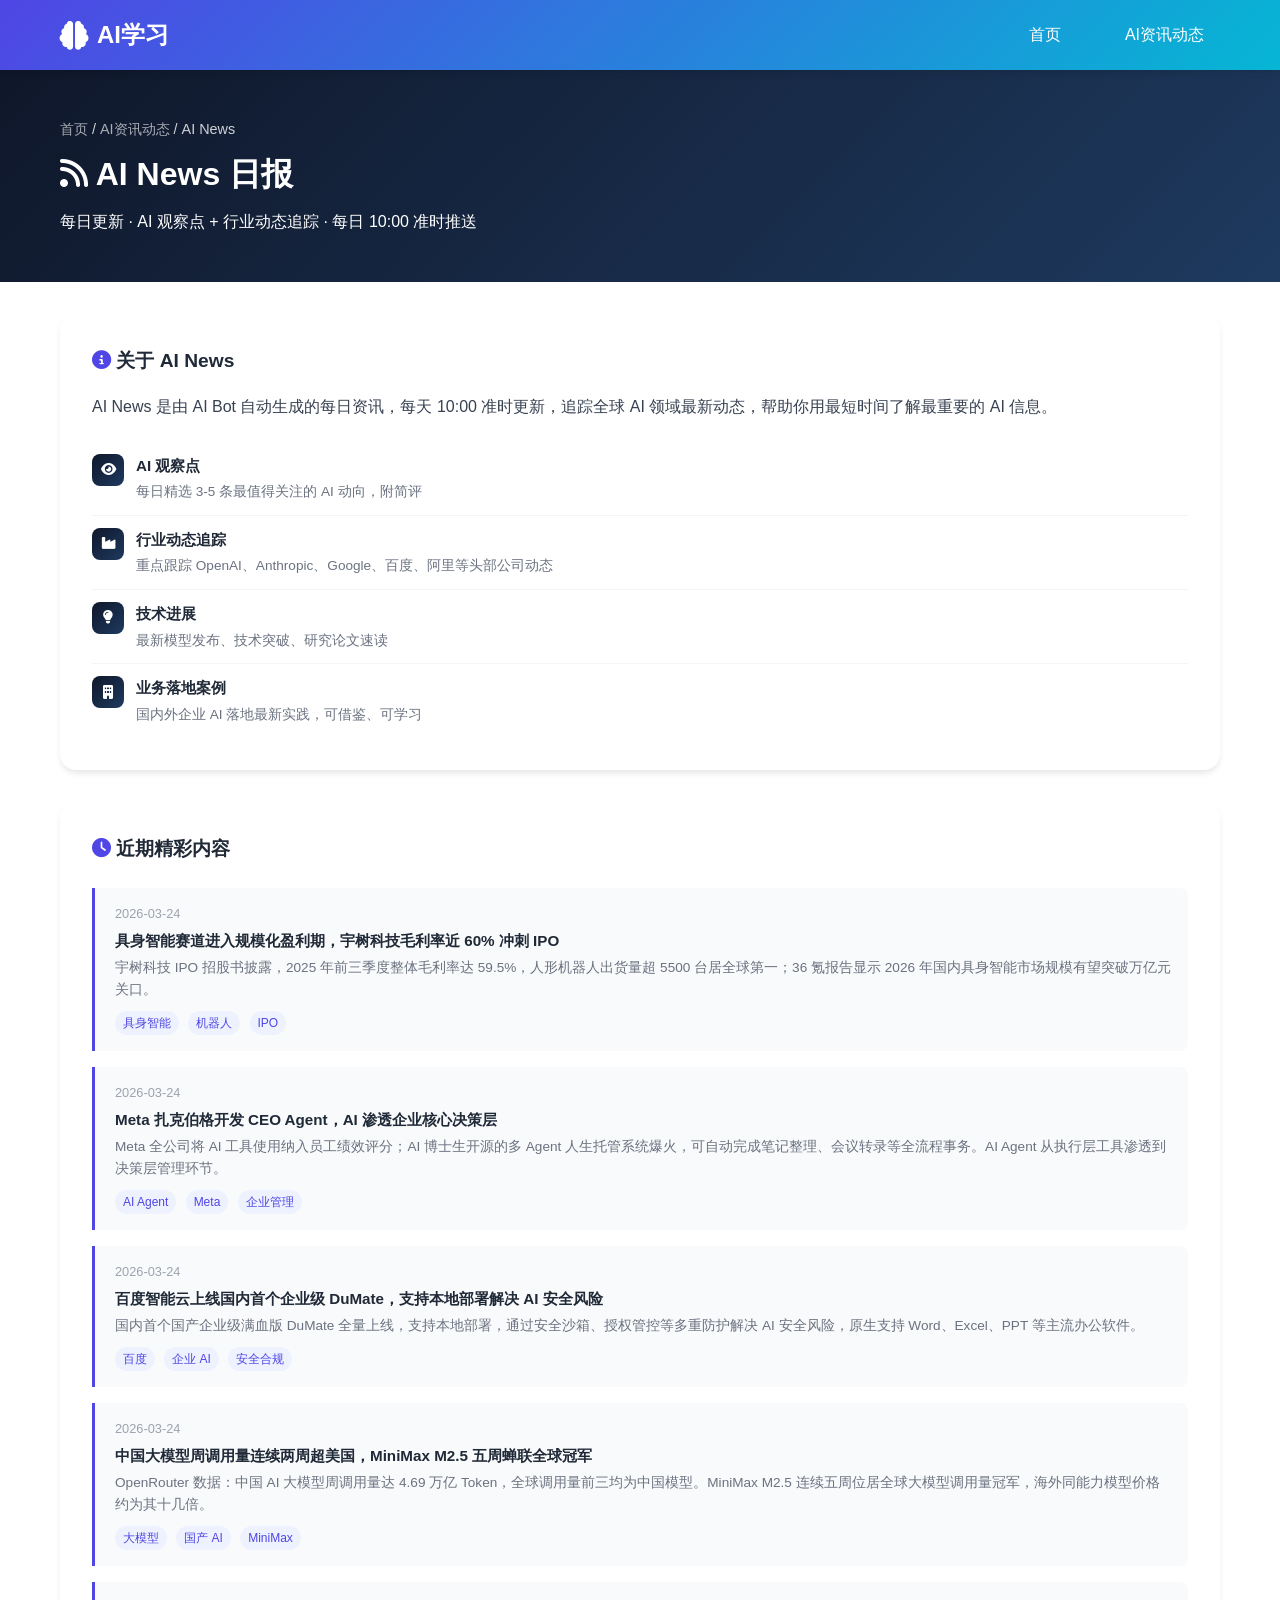
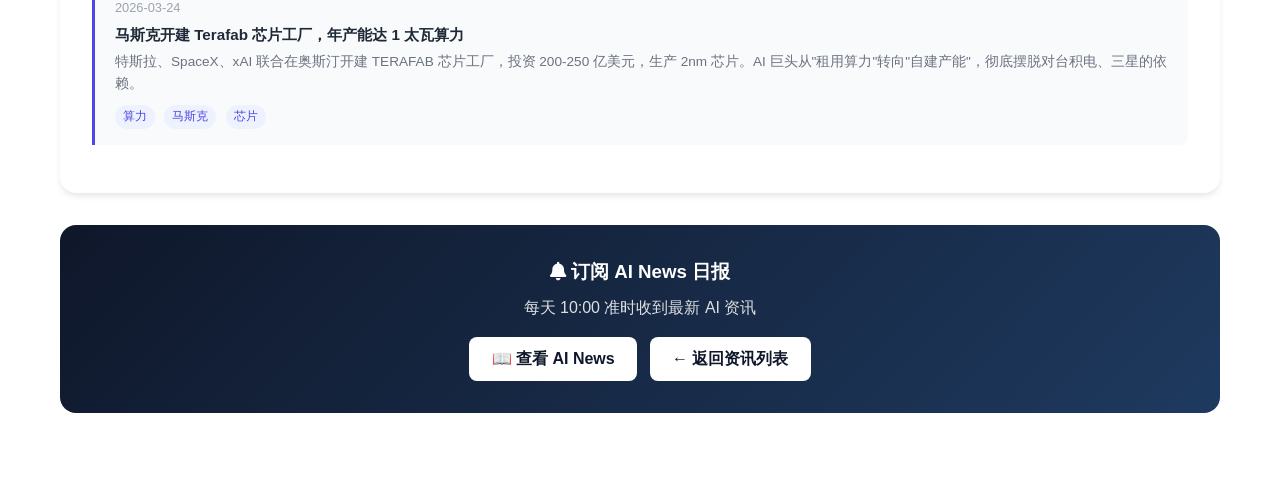
<file: news/ai-news.html>
<!DOCTYPE html>
<html lang="zh-CN">
<head>
    <meta charset="UTF-8">
    <meta name="viewport" content="width=device-width, initial-scale=1.0">
    <title>AI News 日报 - AI智能应用学习库</title>
    <link rel="stylesheet" href="../styles.css">
    <link rel="stylesheet" href="https://cdnjs.cloudflare.com/ajax/libs/font-awesome/6.4.0/css/all.min.css">
    <style>
        .page-hero { background: linear-gradient(135deg, #0F172A 0%, #1E3A5F 100%); color: white; padding: 3rem 0; }
        .page-hero h1 { font-size: 2rem; margin-bottom: 0.5rem; }
        .news-detail { padding: 2rem 0 4rem; }
        .news-intro { background: white; border-radius: 16px; box-shadow: 0 4px 6px -1px rgba(0,0,0,0.1); padding: 2rem; margin-bottom: 2rem; }
        .news-intro h2 { font-size: 1.2rem; color: #1F2937; margin-bottom: 1rem; }
        .section-list { list-style: none; }
        .section-list li { display: flex; align-items: flex-start; gap: 0.75rem; padding: 0.75rem 0; border-bottom: 1px solid #F3F4F6; }
        .section-list li:last-child { border-bottom: none; }
        .section-icon { background: linear-gradient(135deg, #0F172A, #1E3A5F); color: white; width: 32px; height: 32px; border-radius: 8px; display: flex; align-items: center; justify-content: center; flex-shrink: 0; font-size: 0.85rem; }
        .section-info h4 { font-size: 0.95rem; color: #1F2937; margin-bottom: 0.2rem; }
        .section-info p { font-size: 0.85rem; color: #6B7280; }
        .recent-news { background: white; border-radius: 16px; box-shadow: 0 4px 6px -1px rgba(0,0,0,0.1); padding: 2rem; margin-bottom: 2rem; }
        .recent-news h2 { font-size: 1.2rem; color: #1F2937; margin-bottom: 1.5rem; }
        .news-item { border-left: 3px solid #4F46E5; padding: 1rem 1rem 1rem 1.25rem; margin-bottom: 1rem; background: #F9FAFB; border-radius: 0 8px 8px 0; }
        .news-item .date { font-size: 0.8rem; color: #9CA3AF; margin-bottom: 0.25rem; }
        .news-item h4 { font-size: 0.95rem; color: #1F2937; margin-bottom: 0.25rem; }
        .news-item p { font-size: 0.85rem; color: #6B7280; }
        .tag-row { margin-top: 0.5rem; }
        .tag { display: inline-block; background: #EEF2FF; color: #4F46E5; padding: 0.15rem 0.5rem; border-radius: 12px; font-size: 0.75rem; margin-right: 0.3rem; }
        .update-notice { background: linear-gradient(135deg, #0F172A, #1E3A5F); color: white; border-radius: 16px; padding: 2rem; text-align: center; }
        .update-notice h3 { margin-bottom: 0.5rem; }
        .update-notice p { opacity: 0.85; margin-bottom: 1rem; }
        .update-notice .btn { background: white; color: #0F172A; padding: 0.6rem 1.4rem; border-radius: 8px; text-decoration: none; font-weight: 600; display: inline-block; }
    </style>
</head>
<body>
    <nav class="navbar">
        <div class="container">
            <a href="../index.html" class="nav-brand" style="color:white;text-decoration:none;">
                <i class="fas fa-brain"></i><span>AI学习</span>
            </a>
            <ul class="nav-menu">
                <li><a href="../index.html">首页</a></li>
                <li><a href="../index.html#news">AI资讯动态</a></li>
            </ul>
        </div>
    </nav>

    <div class="page-hero">
        <div class="container">
            <div style="margin-bottom:0.5rem; opacity:0.8; font-size:0.9rem;">
                <a href="../index.html" style="color:rgba(255,255,255,0.8);text-decoration:none;">首页</a> / <a href="../index.html#news" style="color:rgba(255,255,255,0.8);text-decoration:none;">AI资讯动态</a> / <span>AI News</span>
            </div>
            <h1><i class="fas fa-rss"></i> AI News 日报</h1>
            <p>每日更新 · AI 观察点 + 行业动态追踪 · 每日 10:00 准时推送</p>
        </div>
    </div>

    <div class="news-detail">
        <div class="container">
            <div class="news-intro">
                <h2><i class="fas fa-info-circle" style="color:#4F46E5;"></i> 关于 AI News</h2>
                <p style="color:#374151; line-height:1.8; margin-bottom:1.25rem;">AI News 是由 AI Bot 自动生成的每日资讯，每天 10:00 准时更新，追踪全球 AI 领域最新动态，帮助你用最短时间了解最重要的 AI 信息。</p>
                <ul class="section-list">
                    <li>
                        <div class="section-icon"><i class="fas fa-eye"></i></div>
                        <div class="section-info"><h4>AI 观察点</h4><p>每日精选 3-5 条最值得关注的 AI 动向，附简评</p></div>
                    </li>
                    <li>
                        <div class="section-icon"><i class="fas fa-industry"></i></div>
                        <div class="section-info"><h4>行业动态追踪</h4><p>重点跟踪 OpenAI、Anthropic、Google、百度、阿里等头部公司动态</p></div>
                    </li>
                    <li>
                        <div class="section-icon"><i class="fas fa-lightbulb"></i></div>
                        <div class="section-info"><h4>技术进展</h4><p>最新模型发布、技术突破、研究论文速读</p></div>
                    </li>
                    <li>
                        <div class="section-icon"><i class="fas fa-building"></i></div>
                        <div class="section-info"><h4>业务落地案例</h4><p>国内外企业 AI 落地最新实践，可借鉴、可学习</p></div>
                    </li>
                </ul>
            </div>

            <div class="recent-news">
                <h2><i class="fas fa-clock" style="color:#4F46E5;"></i> 近期精彩内容</h2>

                <div class="news-item">
                    <div class="date">2026-03-24</div>
                    <h4>具身智能赛道进入规模化盈利期，宇树科技毛利率近 60% 冲刺 IPO</h4>
                    <p>宇树科技 IPO 招股书披露，2025 年前三季度整体毛利率达 59.5%，人形机器人出货量超 5500 台居全球第一；36 氪报告显示 2026 年国内具身智能市场规模有望突破万亿元关口。</p>
                    <div class="tag-row">
                        <span class="tag">具身智能</span>
                        <span class="tag">机器人</span>
                        <span class="tag">IPO</span>
                    </div>
                </div>

                <div class="news-item">
                    <div class="date">2026-03-24</div>
                    <h4>Meta 扎克伯格开发 CEO Agent，AI 渗透企业核心决策层</h4>
                    <p>Meta 全公司将 AI 工具使用纳入员工绩效评分；AI 博士生开源的多 Agent 人生托管系统爆火，可自动完成笔记整理、会议转录等全流程事务。AI Agent 从执行层工具渗透到决策层管理环节。</p>
                    <div class="tag-row">
                        <span class="tag">AI Agent</span>
                        <span class="tag">Meta</span>
                        <span class="tag">企业管理</span>
                    </div>
                </div>

                <div class="news-item">
                    <div class="date">2026-03-24</div>
                    <h4>百度智能云上线国内首个企业级 DuMate，支持本地部署解决 AI 安全风险</h4>
                    <p>国内首个国产企业级满血版 DuMate 全量上线，支持本地部署，通过安全沙箱、授权管控等多重防护解决 AI 安全风险，原生支持 Word、Excel、PPT 等主流办公软件。</p>
                    <div class="tag-row">
                        <span class="tag">百度</span>
                        <span class="tag">企业 AI</span>
                        <span class="tag">安全合规</span>
                    </div>
                </div>

                <div class="news-item">
                    <div class="date">2026-03-24</div>
                    <h4>中国大模型周调用量连续两周超美国，MiniMax M2.5 五周蝉联全球冠军</h4>
                    <p>OpenRouter 数据：中国 AI 大模型周调用量达 4.69 万亿 Token，全球调用量前三均为中国模型。MiniMax M2.5 连续五周位居全球大模型调用量冠军，海外同能力模型价格约为其十几倍。</p>
                    <div class="tag-row">
                        <span class="tag">大模型</span>
                        <span class="tag">国产 AI</span>
                        <span class="tag">MiniMax</span>
                    </div>
                </div>

                <div class="news-item">
                    <div class="date">2026-03-24</div>
                    <h4>马斯克开建 Terafab 芯片工厂，年产能达 1 太瓦算力</h4>
                    <p>特斯拉、SpaceX、xAI 联合在奥斯汀开建 TERAFAB 芯片工厂，投资 200-250 亿美元，生产 2nm 芯片。AI 巨头从"租用算力"转向"自建产能"，彻底摆脱对台积电、三星的依赖。</p>
                    <div class="tag-row">
                        <span class="tag">算力</span>
                        <span class="tag">马斯克</span>
                        <span class="tag">芯片</span>
                    </div>
                </div>
            </div>

            <div class="update-notice">
                <h3><i class="fas fa-bell"></i> 订阅 AI News 日报</h3>
                <p>每天 10:00 准时收到最新 AI 资讯</p>
                <a href="https://docs.corp.kuaishou.com/d/home/fcABJ9T4vXww_pr7taLhSY6V8" target="_blank" class="btn" style="margin-right:0.5rem;">📖 查看 AI News</a>
                <a href="../index.html#news" class="btn">← 返回资讯列表</a>
            </div>
        </div>
    </div>
</body>
</html>
</file>
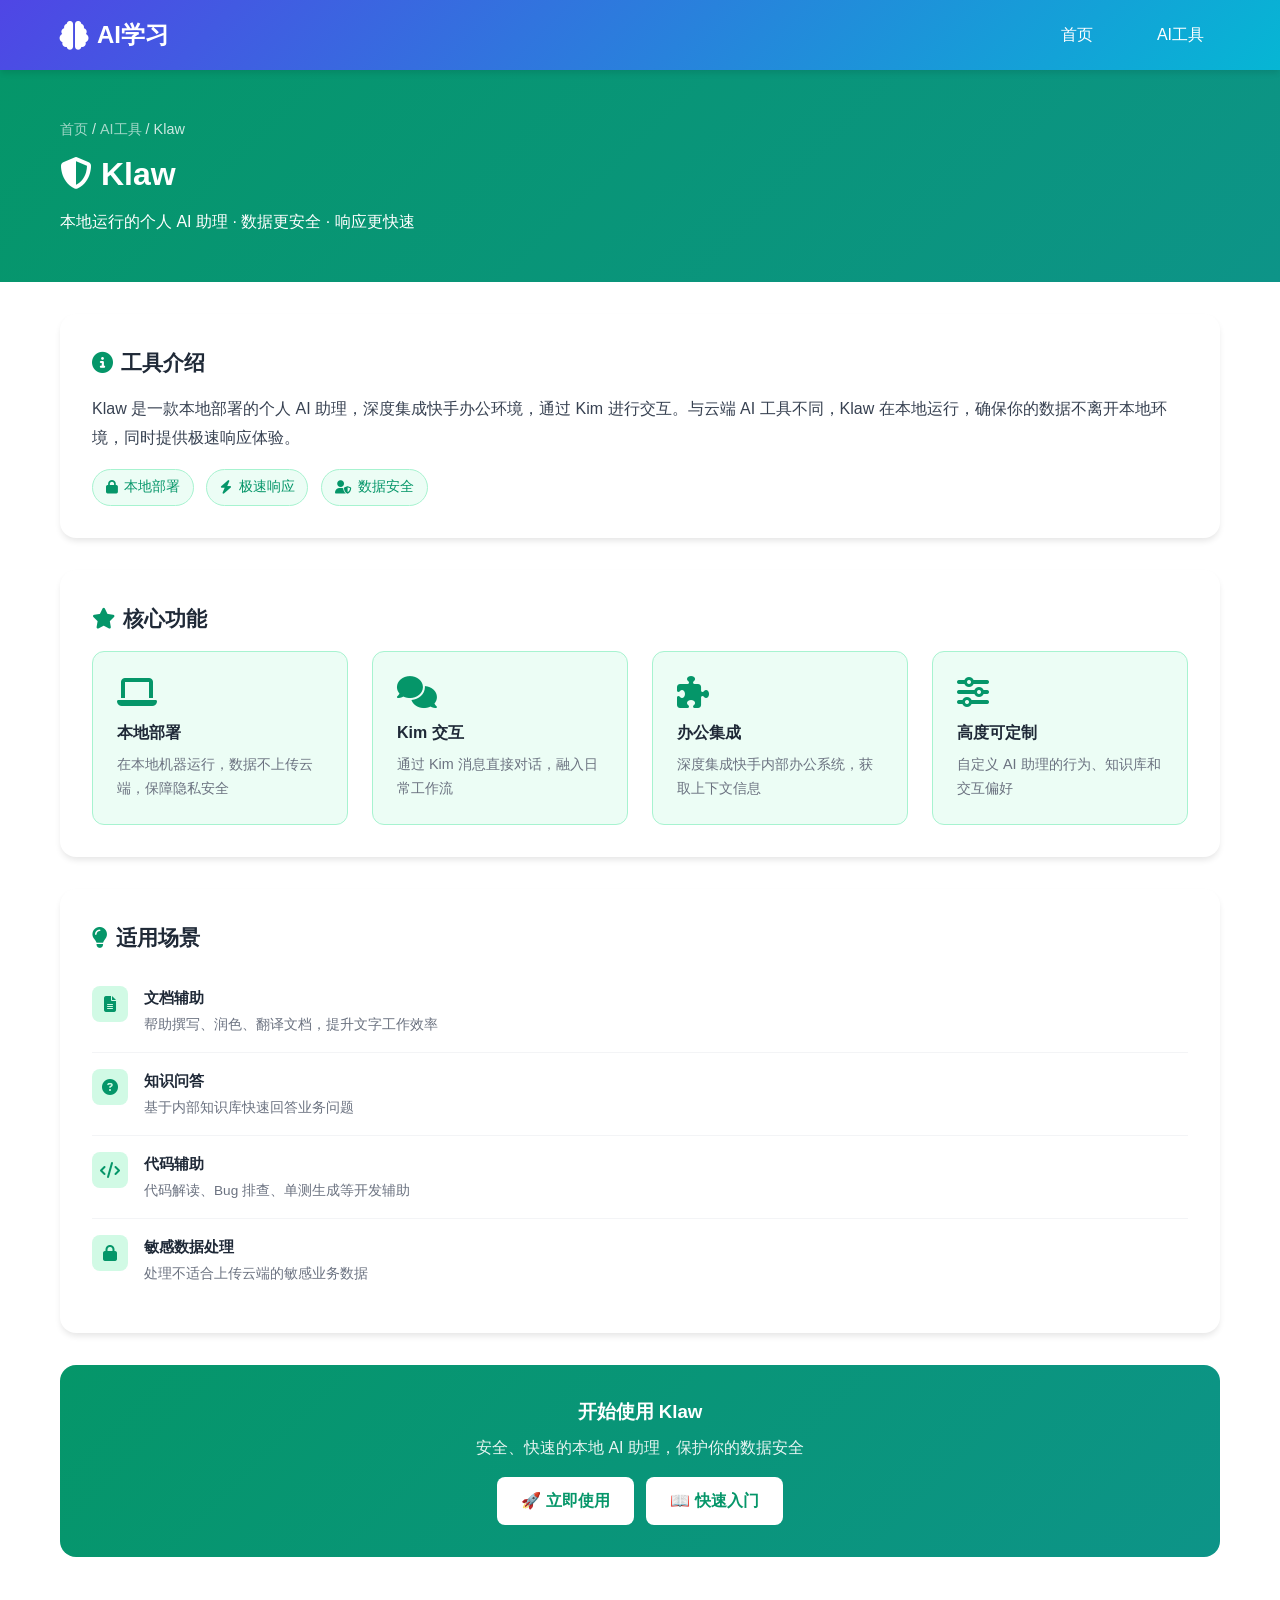
<file: tools/klaw.html>
<!DOCTYPE html>
<html lang="zh-CN">
<head>
    <meta charset="UTF-8">
    <meta name="viewport" content="width=device-width, initial-scale=1.0">
    <title>Klaw - AI智能应用学习库</title>
    <link rel="stylesheet" href="../styles.css">
    <link rel="stylesheet" href="https://cdnjs.cloudflare.com/ajax/libs/font-awesome/6.4.0/css/all.min.css">
    <style>
        .page-hero { background: linear-gradient(135deg, #059669 0%, #0D9488 100%); color: white; padding: 3rem 0; }
        .page-hero h1 { font-size: 2rem; margin-bottom: 0.5rem; }
        .tool-detail { padding: 2rem 0 4rem; }
        .info-card { background: white; border-radius: 16px; box-shadow: 0 4px 6px -1px rgba(0,0,0,0.1); padding: 2rem; margin-bottom: 2rem; }
        .info-card h2 { font-size: 1.3rem; color: #1F2937; margin-bottom: 1rem; display: flex; align-items: center; gap: 0.5rem; }
        .info-card h2 i { color: #059669; }
        .feature-grid { display: grid; grid-template-columns: repeat(auto-fit, minmax(250px, 1fr)); gap: 1.5rem; }
        .feature-item { background: #ECFDF5; border: 1px solid #A7F3D0; border-radius: 12px; padding: 1.5rem; }
        .feature-item i { font-size: 2rem; color: #059669; margin-bottom: 0.75rem; display: block; }
        .feature-item h3 { font-size: 1rem; color: #1F2937; margin-bottom: 0.5rem; }
        .feature-item p { font-size: 0.9rem; color: #6B7280; }
        .use-case { display: flex; align-items: flex-start; gap: 1rem; padding: 1rem 0; border-bottom: 1px solid #F3F4F6; }
        .use-case:last-child { border-bottom: none; }
        .use-case-icon { background: #D1FAE5; color: #059669; width: 36px; height: 36px; border-radius: 8px; display: flex; align-items: center; justify-content: center; flex-shrink: 0; }
        .use-case-info h4 { font-size: 0.95rem; color: #1F2937; margin-bottom: 0.25rem; }
        .use-case-info p { font-size: 0.85rem; color: #6B7280; }
        .cta-box { background: linear-gradient(135deg, #059669, #0D9488); color: white; border-radius: 16px; padding: 2rem; text-align: center; margin-top: 2rem; }
        .cta-box h3 { margin-bottom: 0.5rem; }
        .cta-box p { opacity: 0.9; margin-bottom: 1rem; }
        .cta-box .btn { background: white; color: #059669; padding: 0.7rem 1.5rem; border-radius: 8px; text-decoration: none; font-weight: 600; }
        .security-badge { display: inline-flex; align-items: center; gap: 0.4rem; background: #ECFDF5; color: #059669; border: 1px solid #A7F3D0; padding: 0.4rem 0.8rem; border-radius: 20px; font-size: 0.85rem; margin-right: 0.5rem; }
    </style>
</head>
<body>
    <nav class="navbar">
        <div class="container">
            <a href="../index.html" class="nav-brand" style="color:white;text-decoration:none;">
                <i class="fas fa-brain"></i><span>AI学习</span>
            </a>
            <ul class="nav-menu">
                <li><a href="../index.html">首页</a></li>
                <li><a href="../index.html#tools">AI工具</a></li>
            </ul>
        </div>
    </nav>

    <div class="page-hero">
        <div class="container">
            <div style="margin-bottom:0.5rem; opacity:0.8; font-size:0.9rem;">
                <a href="../index.html" style="color:rgba(255,255,255,0.8);text-decoration:none;">首页</a> / <a href="../index.html#tools" style="color:rgba(255,255,255,0.8);text-decoration:none;">AI工具</a> / <span>Klaw</span>
            </div>
            <h1><i class="fas fa-shield-alt"></i> Klaw</h1>
            <p>本地运行的个人 AI 助理 · 数据更安全 · 响应更快速</p>
        </div>
    </div>

    <div class="tool-detail">
        <div class="container">
            <div class="info-card">
                <h2><i class="fas fa-info-circle"></i> 工具介绍</h2>
                <p style="color:#374151; line-height:1.8; margin-bottom:1rem;">Klaw 是一款本地部署的个人 AI 助理，深度集成快手办公环境，通过 Kim 进行交互。与云端 AI 工具不同，Klaw 在本地运行，确保你的数据不离开本地环境，同时提供极速响应体验。</p>
                <div>
                    <span class="security-badge"><i class="fas fa-lock"></i> 本地部署</span>
                    <span class="security-badge"><i class="fas fa-bolt"></i> 极速响应</span>
                    <span class="security-badge"><i class="fas fa-user-shield"></i> 数据安全</span>
                </div>
            </div>

            <div class="info-card">
                <h2><i class="fas fa-star"></i> 核心功能</h2>
                <div class="feature-grid">
                    <div class="feature-item">
                        <i class="fas fa-laptop"></i>
                        <h3>本地部署</h3>
                        <p>在本地机器运行，数据不上传云端，保障隐私安全</p>
                    </div>
                    <div class="feature-item">
                        <i class="fas fa-comments"></i>
                        <h3>Kim 交互</h3>
                        <p>通过 Kim 消息直接对话，融入日常工作流</p>
                    </div>
                    <div class="feature-item">
                        <i class="fas fa-puzzle-piece"></i>
                        <h3>办公集成</h3>
                        <p>深度集成快手内部办公系统，获取上下文信息</p>
                    </div>
                    <div class="feature-item">
                        <i class="fas fa-sliders-h"></i>
                        <h3>高度可定制</h3>
                        <p>自定义 AI 助理的行为、知识库和交互偏好</p>
                    </div>
                </div>
            </div>

            <div class="info-card">
                <h2><i class="fas fa-lightbulb"></i> 适用场景</h2>
                <div class="use-case">
                    <div class="use-case-icon"><i class="fas fa-file-alt"></i></div>
                    <div class="use-case-info"><h4>文档辅助</h4><p>帮助撰写、润色、翻译文档，提升文字工作效率</p></div>
                </div>
                <div class="use-case">
                    <div class="use-case-icon"><i class="fas fa-question-circle"></i></div>
                    <div class="use-case-info"><h4>知识问答</h4><p>基于内部知识库快速回答业务问题</p></div>
                </div>
                <div class="use-case">
                    <div class="use-case-icon"><i class="fas fa-code"></i></div>
                    <div class="use-case-info"><h4>代码辅助</h4><p>代码解读、Bug 排查、单测生成等开发辅助</p></div>
                </div>
                <div class="use-case">
                    <div class="use-case-icon"><i class="fas fa-lock"></i></div>
                    <div class="use-case-info"><h4>敏感数据处理</h4><p>处理不适合上传云端的敏感业务数据</p></div>
                </div>
            </div>

            <div class="cta-box">
                <h3>开始使用 Klaw</h3>
                <p>安全、快速的本地 AI 助理，保护你的数据安全</p>
                <a href="https://klaw.corp.kuaishou.com/" target="_blank" class="btn" style="margin-right:0.5rem;">🚀 立即使用</a>
                <a href="https://docs.corp.kuaishou.com/k/home/VA04oOGSKyCg/fcAA8hNf4nIh9gs5Yj55h36ng" target="_blank" class="btn">📖 快速入门</a>
            </div>
        </div>
    </div>
</body>
</html>
</file>
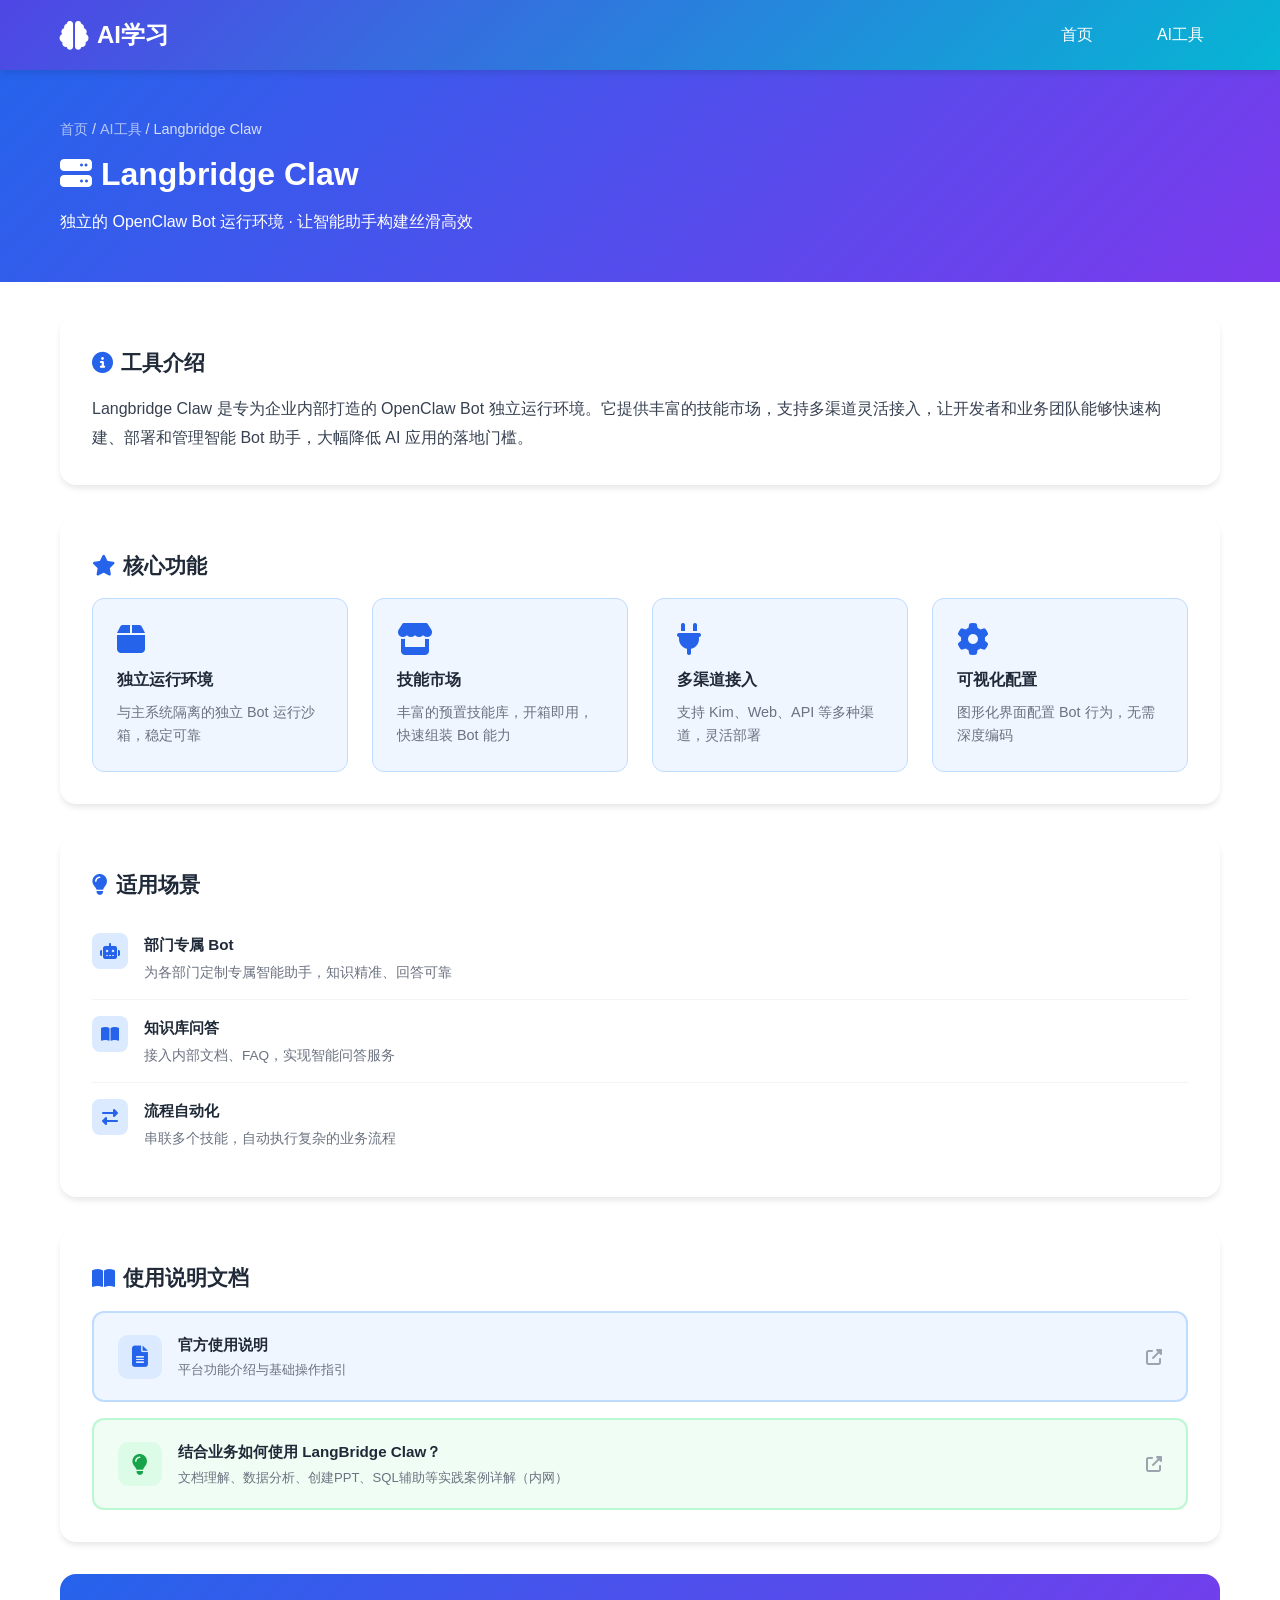
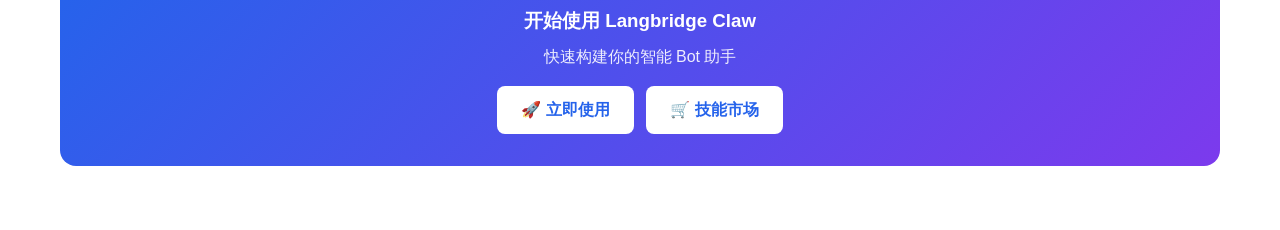
<file: tools/langbridge-claw.html>
<!DOCTYPE html>
<html lang="zh-CN">
<head>
    <meta charset="UTF-8">
    <meta name="viewport" content="width=device-width, initial-scale=1.0">
    <title>Langbridge Claw - AI智能应用学习库</title>
    <link rel="stylesheet" href="../styles.css">
    <link rel="stylesheet" href="https://cdnjs.cloudflare.com/ajax/libs/font-awesome/6.4.0/css/all.min.css">
    <style>
        .page-hero { background: linear-gradient(135deg, #2563EB 0%, #7C3AED 100%); color: white; padding: 3rem 0; }
        .page-hero h1 { font-size: 2rem; margin-bottom: 0.5rem; }
        .tool-detail { padding: 2rem 0 4rem; }
        .info-card { background: white; border-radius: 16px; box-shadow: 0 4px 6px -1px rgba(0,0,0,0.1); padding: 2rem; margin-bottom: 2rem; }
        .info-card h2 { font-size: 1.3rem; color: #1F2937; margin-bottom: 1rem; display: flex; align-items: center; gap: 0.5rem; }
        .info-card h2 i { color: #2563EB; }
        .feature-grid { display: grid; grid-template-columns: repeat(auto-fit, minmax(250px, 1fr)); gap: 1.5rem; }
        .feature-item { background: #EFF6FF; border: 1px solid #BFDBFE; border-radius: 12px; padding: 1.5rem; }
        .feature-item i { font-size: 2rem; color: #2563EB; margin-bottom: 0.75rem; display: block; }
        .feature-item h3 { font-size: 1rem; color: #1F2937; margin-bottom: 0.5rem; }
        .feature-item p { font-size: 0.9rem; color: #6B7280; }
        .use-case { display: flex; align-items: flex-start; gap: 1rem; padding: 1rem 0; border-bottom: 1px solid #F3F4F6; }
        .use-case:last-child { border-bottom: none; }
        .use-case-icon { background: #DBEAFE; color: #2563EB; width: 36px; height: 36px; border-radius: 8px; display: flex; align-items: center; justify-content: center; flex-shrink: 0; }
        .use-case-info h4 { font-size: 0.95rem; color: #1F2937; margin-bottom: 0.25rem; }
        .use-case-info p { font-size: 0.85rem; color: #6B7280; }
        .back-btn { display: inline-flex; align-items: center; gap: 0.5rem; background: #2563EB; color: white; padding: 0.6rem 1.2rem; border-radius: 8px; text-decoration: none; font-size: 0.9rem; }
        .back-btn:hover { background: #1D4ED8; }
        .cta-box { background: linear-gradient(135deg, #2563EB, #7C3AED); color: white; border-radius: 16px; padding: 2rem; text-align: center; margin-top: 2rem; }
        .cta-box h3 { margin-bottom: 0.5rem; }
        .cta-box p { opacity: 0.9; margin-bottom: 1rem; }
        .cta-box .btn { background: white; color: #2563EB; padding: 0.7rem 1.5rem; border-radius: 8px; text-decoration: none; font-weight: 600; }
    </style>
</head>
<body>
    <nav class="navbar">
        <div class="container">
            <a href="../index.html" class="nav-brand" style="color:white;text-decoration:none;">
                <i class="fas fa-brain"></i><span>AI学习</span>
            </a>
            <ul class="nav-menu">
                <li><a href="../index.html">首页</a></li>
                <li><a href="../index.html#tools">AI工具</a></li>
            </ul>
        </div>
    </nav>

    <div class="page-hero">
        <div class="container">
            <div style="margin-bottom:0.5rem; opacity:0.8; font-size:0.9rem;">
                <a href="../index.html" style="color:rgba(255,255,255,0.8);text-decoration:none;">首页</a> / <a href="../index.html#tools" style="color:rgba(255,255,255,0.8);text-decoration:none;">AI工具</a> / <span>Langbridge Claw</span>
            </div>
            <h1><i class="fas fa-server"></i> Langbridge Claw</h1>
            <p>独立的 OpenClaw Bot 运行环境 · 让智能助手构建丝滑高效</p>
        </div>
    </div>

    <div class="tool-detail">
        <div class="container">
            <div class="info-card">
                <h2><i class="fas fa-info-circle"></i> 工具介绍</h2>
                <p style="color:#374151; line-height:1.8;">Langbridge Claw 是专为企业内部打造的 OpenClaw Bot 独立运行环境。它提供丰富的技能市场，支持多渠道灵活接入，让开发者和业务团队能够快速构建、部署和管理智能 Bot 助手，大幅降低 AI 应用的落地门槛。</p>
            </div>

            <div class="info-card">
                <h2><i class="fas fa-star"></i> 核心功能</h2>
                <div class="feature-grid">
                    <div class="feature-item">
                        <i class="fas fa-box"></i>
                        <h3>独立运行环境</h3>
                        <p>与主系统隔离的独立 Bot 运行沙箱，稳定可靠</p>
                    </div>
                    <div class="feature-item">
                        <i class="fas fa-store"></i>
                        <h3>技能市场</h3>
                        <p>丰富的预置技能库，开箱即用，快速组装 Bot 能力</p>
                    </div>
                    <div class="feature-item">
                        <i class="fas fa-plug"></i>
                        <h3>多渠道接入</h3>
                        <p>支持 Kim、Web、API 等多种渠道，灵活部署</p>
                    </div>
                    <div class="feature-item">
                        <i class="fas fa-cog"></i>
                        <h3>可视化配置</h3>
                        <p>图形化界面配置 Bot 行为，无需深度编码</p>
                    </div>
                </div>
            </div>

            <div class="info-card">
                <h2><i class="fas fa-lightbulb"></i> 适用场景</h2>
                <div class="use-case">
                    <div class="use-case-icon"><i class="fas fa-robot"></i></div>
                    <div class="use-case-info"><h4>部门专属 Bot</h4><p>为各部门定制专属智能助手，知识精准、回答可靠</p></div>
                </div>
                <div class="use-case">
                    <div class="use-case-icon"><i class="fas fa-book-open"></i></div>
                    <div class="use-case-info"><h4>知识库问答</h4><p>接入内部文档、FAQ，实现智能问答服务</p></div>
                </div>
                <div class="use-case">
                    <div class="use-case-icon"><i class="fas fa-exchange-alt"></i></div>
                    <div class="use-case-info"><h4>流程自动化</h4><p>串联多个技能，自动执行复杂的业务流程</p></div>
                </div>
            </div>

            <div class="info-card">
                <h2><i class="fas fa-book-open"></i> 使用说明文档</h2>
                <div style="display:flex;flex-direction:column;gap:1rem;">
                    <a href="https://docs.corp.kuaishou.com/d/home/fcADFDPU0fTMfx24E5xv3sDKw" target="_blank" style="display:flex;align-items:center;gap:1rem;background:#EFF6FF;border:2px solid #BFDBFE;border-radius:12px;padding:1.25rem 1.5rem;text-decoration:none;color:#1F2937;transition:all 0.3s;">
                        <div style="width:44px;height:44px;background:#DBEAFE;border-radius:10px;display:flex;align-items:center;justify-content:center;flex-shrink:0;font-size:1.3rem;color:#2563EB;"><i class="fas fa-file-alt"></i></div>
                        <div>
                            <h4 style="font-size:0.95rem;font-weight:600;margin-bottom:0.15rem;">官方使用说明</h4>
                            <p style="font-size:0.82rem;color:#6B7280;">平台功能介绍与基础操作指引</p>
                        </div>
                        <i class="fas fa-external-link-alt" style="margin-left:auto;color:#9CA3AF;"></i>
                    </a>
                    <a href="https://docs.corp.kuaishou.com/d/home/fcAC0DDFYLhdNtECObWOpWlUn" target="_blank" style="display:flex;align-items:center;gap:1rem;background:#F0FDF4;border:2px solid #BBF7D0;border-radius:12px;padding:1.25rem 1.5rem;text-decoration:none;color:#1F2937;transition:all 0.3s;">
                        <div style="width:44px;height:44px;background:#DCFCE7;border-radius:10px;display:flex;align-items:center;justify-content:center;flex-shrink:0;font-size:1.3rem;color:#16A34A;"><i class="fas fa-lightbulb"></i></div>
                        <div>
                            <h4 style="font-size:0.95rem;font-weight:600;margin-bottom:0.15rem;">结合业务如何使用 LangBridge Claw？</h4>
                            <p style="font-size:0.82rem;color:#6B7280;">文档理解、数据分析、创建PPT、SQL辅助等实践案例详解（内网）</p>
                        </div>
                        <i class="fas fa-external-link-alt" style="margin-left:auto;color:#9CA3AF;"></i>
                    </a>
                </div>
            </div>

            <div class="cta-box">
                <h3>开始使用 Langbridge Claw</h3>
                <p>快速构建你的智能 Bot 助手</p>
                <a href="https://langbridge-openclaw.test.gifshow.com/" target="_blank" class="btn" style="margin-right:0.5rem;">🚀 立即使用</a>
                <a href="https://langbridge-openclaw.test.gifshow.com/square-of-skill" target="_blank" class="btn">🛒 技能市场</a>
            </div>
        </div>
    </div>
</body>
</html>
</file>
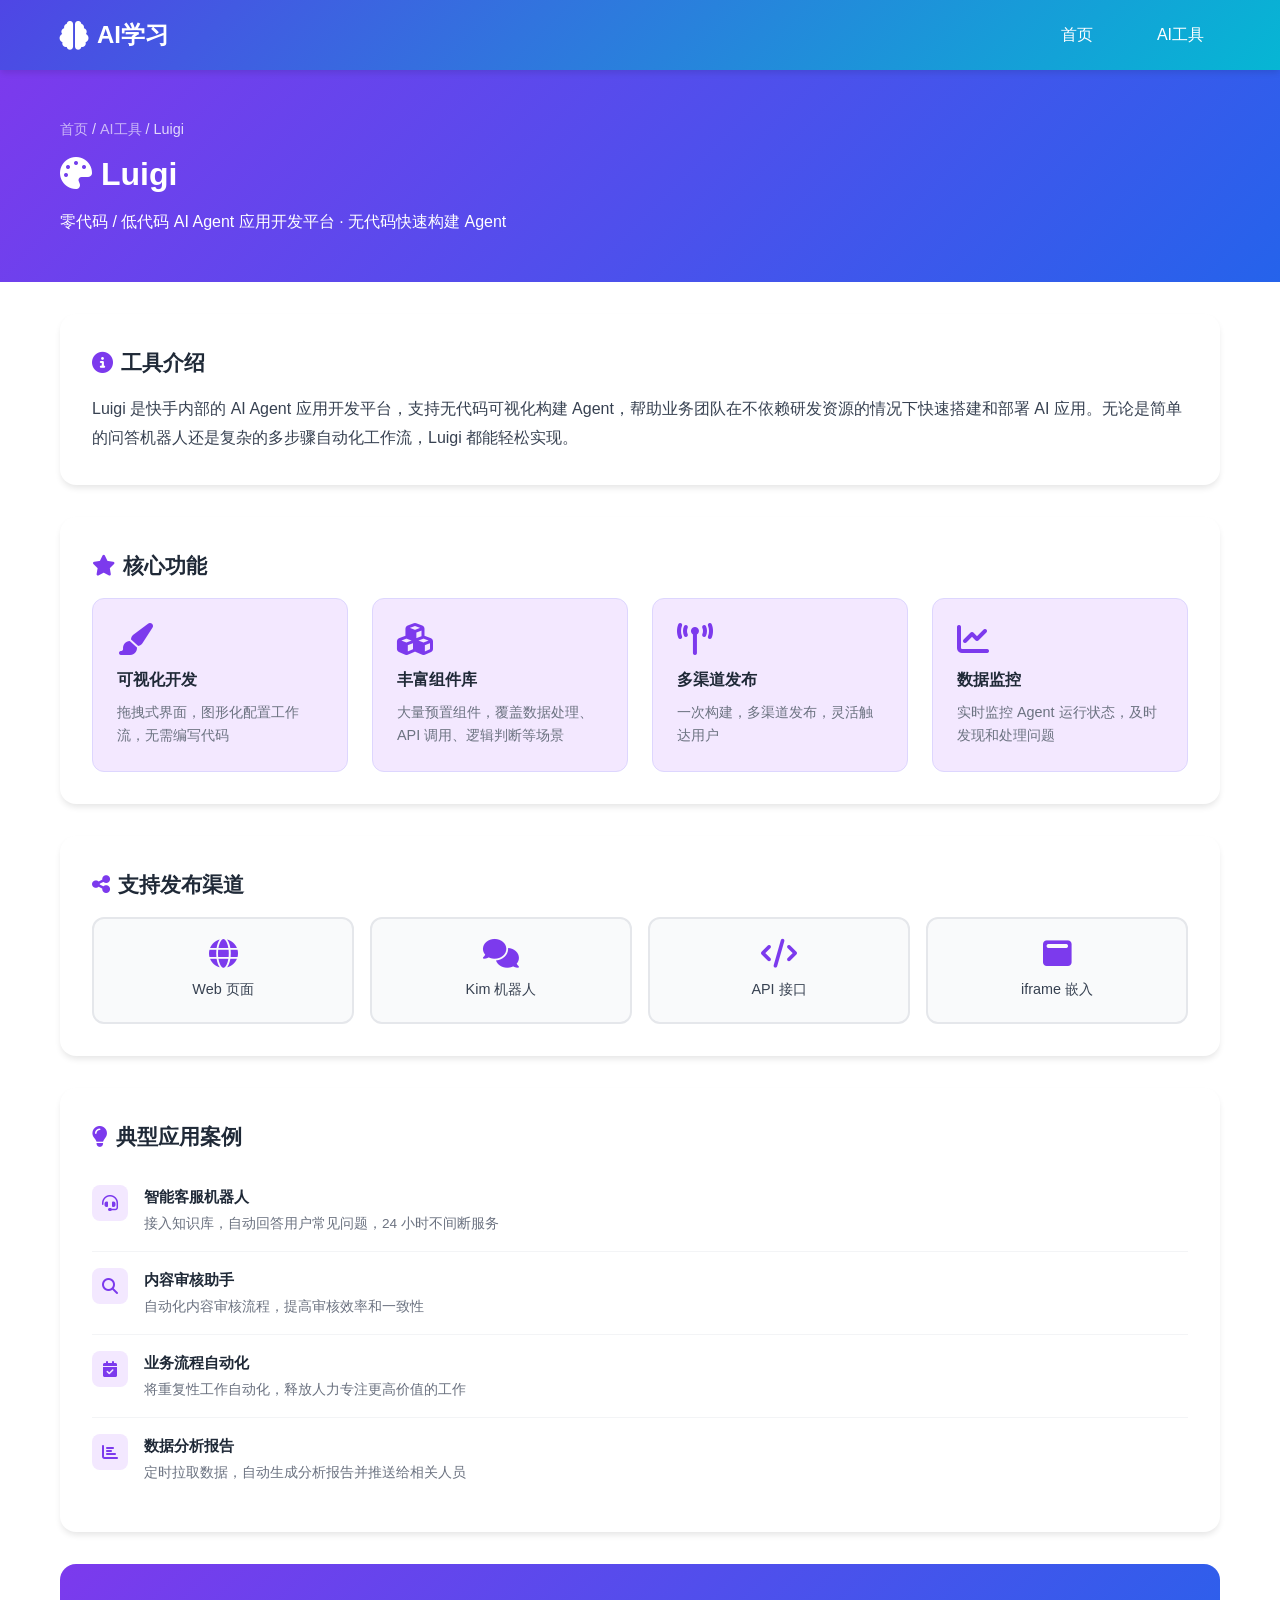
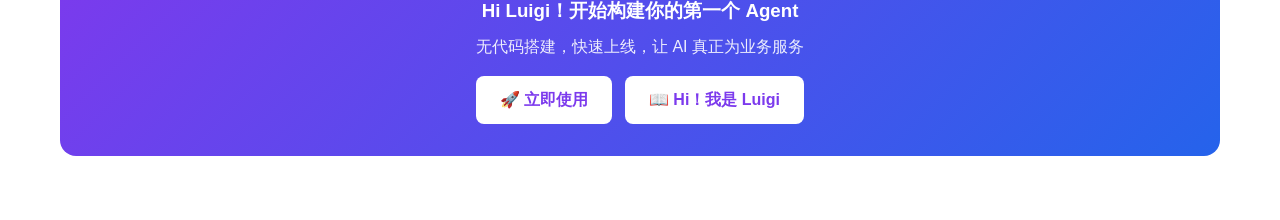
<file: tools/luigi.html>
<!DOCTYPE html>
<html lang="zh-CN">
<head>
    <meta charset="UTF-8">
    <meta name="viewport" content="width=device-width, initial-scale=1.0">
    <title>Luigi - AI智能应用学习库</title>
    <link rel="stylesheet" href="../styles.css">
    <link rel="stylesheet" href="https://cdnjs.cloudflare.com/ajax/libs/font-awesome/6.4.0/css/all.min.css">
    <style>
        .page-hero { background: linear-gradient(135deg, #7C3AED 0%, #2563EB 100%); color: white; padding: 3rem 0; }
        .page-hero h1 { font-size: 2rem; margin-bottom: 0.5rem; }
        .tool-detail { padding: 2rem 0 4rem; }
        .info-card { background: white; border-radius: 16px; box-shadow: 0 4px 6px -1px rgba(0,0,0,0.1); padding: 2rem; margin-bottom: 2rem; }
        .info-card h2 { font-size: 1.3rem; color: #1F2937; margin-bottom: 1rem; display: flex; align-items: center; gap: 0.5rem; }
        .info-card h2 i { color: #7C3AED; }
        .feature-grid { display: grid; grid-template-columns: repeat(auto-fit, minmax(250px, 1fr)); gap: 1.5rem; }
        .feature-item { background: #F3E8FF; border: 1px solid #DDD6FE; border-radius: 12px; padding: 1.5rem; }
        .feature-item i { font-size: 2rem; color: #7C3AED; margin-bottom: 0.75rem; display: block; }
        .feature-item h3 { font-size: 1rem; color: #1F2937; margin-bottom: 0.5rem; }
        .feature-item p { font-size: 0.9rem; color: #6B7280; }
        .channel-grid { display: grid; grid-template-columns: repeat(auto-fit, minmax(160px, 1fr)); gap: 1rem; }
        .channel-item { background: #F9FAFB; border-radius: 12px; padding: 1.25rem; text-align: center; border: 2px solid #E5E7EB; transition: border-color 0.3s; }
        .channel-item:hover { border-color: #7C3AED; }
        .channel-item i { font-size: 1.8rem; color: #7C3AED; margin-bottom: 0.5rem; display: block; }
        .channel-item span { font-size: 0.9rem; color: #374151; font-weight: 500; }
        .use-case { display: flex; align-items: flex-start; gap: 1rem; padding: 1rem 0; border-bottom: 1px solid #F3F4F6; }
        .use-case:last-child { border-bottom: none; }
        .use-case-icon { background: #F3E8FF; color: #7C3AED; width: 36px; height: 36px; border-radius: 8px; display: flex; align-items: center; justify-content: center; flex-shrink: 0; }
        .use-case-info h4 { font-size: 0.95rem; color: #1F2937; margin-bottom: 0.25rem; }
        .use-case-info p { font-size: 0.85rem; color: #6B7280; }
        .cta-box { background: linear-gradient(135deg, #7C3AED, #2563EB); color: white; border-radius: 16px; padding: 2rem; text-align: center; margin-top: 2rem; }
        .cta-box h3 { margin-bottom: 0.5rem; }
        .cta-box p { opacity: 0.9; margin-bottom: 1rem; }
        .cta-box .btn { background: white; color: #7C3AED; padding: 0.7rem 1.5rem; border-radius: 8px; text-decoration: none; font-weight: 600; }
    </style>
</head>
<body>
    <nav class="navbar">
        <div class="container">
            <a href="../index.html" class="nav-brand" style="color:white;text-decoration:none;">
                <i class="fas fa-brain"></i><span>AI学习</span>
            </a>
            <ul class="nav-menu">
                <li><a href="../index.html">首页</a></li>
                <li><a href="../index.html#tools">AI工具</a></li>
            </ul>
        </div>
    </nav>

    <div class="page-hero">
        <div class="container">
            <div style="margin-bottom:0.5rem; opacity:0.8; font-size:0.9rem;">
                <a href="../index.html" style="color:rgba(255,255,255,0.8);text-decoration:none;">首页</a> / <a href="../index.html#tools" style="color:rgba(255,255,255,0.8);text-decoration:none;">AI工具</a> / <span>Luigi</span>
            </div>
            <h1><i class="fas fa-palette"></i> Luigi</h1>
            <p>零代码 / 低代码 AI Agent 应用开发平台 · 无代码快速构建 Agent</p>
        </div>
    </div>

    <div class="tool-detail">
        <div class="container">
            <div class="info-card">
                <h2><i class="fas fa-info-circle"></i> 工具介绍</h2>
                <p style="color:#374151; line-height:1.8;">Luigi 是快手内部的 AI Agent 应用开发平台，支持无代码可视化构建 Agent，帮助业务团队在不依赖研发资源的情况下快速搭建和部署 AI 应用。无论是简单的问答机器人还是复杂的多步骤自动化工作流，Luigi 都能轻松实现。</p>
            </div>

            <div class="info-card">
                <h2><i class="fas fa-star"></i> 核心功能</h2>
                <div class="feature-grid">
                    <div class="feature-item">
                        <i class="fas fa-paint-brush"></i>
                        <h3>可视化开发</h3>
                        <p>拖拽式界面，图形化配置工作流，无需编写代码</p>
                    </div>
                    <div class="feature-item">
                        <i class="fas fa-cubes"></i>
                        <h3>丰富组件库</h3>
                        <p>大量预置组件，覆盖数据处理、API 调用、逻辑判断等场景</p>
                    </div>
                    <div class="feature-item">
                        <i class="fas fa-broadcast-tower"></i>
                        <h3>多渠道发布</h3>
                        <p>一次构建，多渠道发布，灵活触达用户</p>
                    </div>
                    <div class="feature-item">
                        <i class="fas fa-chart-line"></i>
                        <h3>数据监控</h3>
                        <p>实时监控 Agent 运行状态，及时发现和处理问题</p>
                    </div>
                </div>
            </div>

            <div class="info-card">
                <h2><i class="fas fa-share-alt"></i> 支持发布渠道</h2>
                <div class="channel-grid">
                    <div class="channel-item">
                        <i class="fas fa-globe"></i>
                        <span>Web 页面</span>
                    </div>
                    <div class="channel-item">
                        <i class="fas fa-comments"></i>
                        <span>Kim 机器人</span>
                    </div>
                    <div class="channel-item">
                        <i class="fas fa-code"></i>
                        <span>API 接口</span>
                    </div>
                    <div class="channel-item">
                        <i class="fas fa-window-maximize"></i>
                        <span>iframe 嵌入</span>
                    </div>
                </div>
            </div>

            <div class="info-card">
                <h2><i class="fas fa-lightbulb"></i> 典型应用案例</h2>
                <div class="use-case">
                    <div class="use-case-icon"><i class="fas fa-headset"></i></div>
                    <div class="use-case-info"><h4>智能客服机器人</h4><p>接入知识库，自动回答用户常见问题，24 小时不间断服务</p></div>
                </div>
                <div class="use-case">
                    <div class="use-case-icon"><i class="fas fa-search"></i></div>
                    <div class="use-case-info"><h4>内容审核助手</h4><p>自动化内容审核流程，提高审核效率和一致性</p></div>
                </div>
                <div class="use-case">
                    <div class="use-case-icon"><i class="fas fa-calendar-check"></i></div>
                    <div class="use-case-info"><h4>业务流程自动化</h4><p>将重复性工作自动化，释放人力专注更高价值的工作</p></div>
                </div>
                <div class="use-case">
                    <div class="use-case-icon"><i class="fas fa-chart-bar"></i></div>
                    <div class="use-case-info"><h4>数据分析报告</h4><p>定时拉取数据，自动生成分析报告并推送给相关人员</p></div>
                </div>
            </div>

            <div class="cta-box">
                <h3>Hi Luigi！开始构建你的第一个 Agent</h3>
                <p>无代码搭建，快速上线，让 AI 真正为业务服务</p>
                <a href="https://luigi.corp.kuaishou.com/" target="_blank" class="btn" style="margin-right:0.5rem;">🚀 立即使用</a>
                <a href="https://docs.corp.kuaishou.com/k/home/VTEgbXCLvVf8/fcABpAoceMNOmpZ5dgeBaTpnX" target="_blank" class="btn">📖 Hi！我是 Luigi</a>
            </div>
        </div>
    </div>
</body>
</html>
</file>
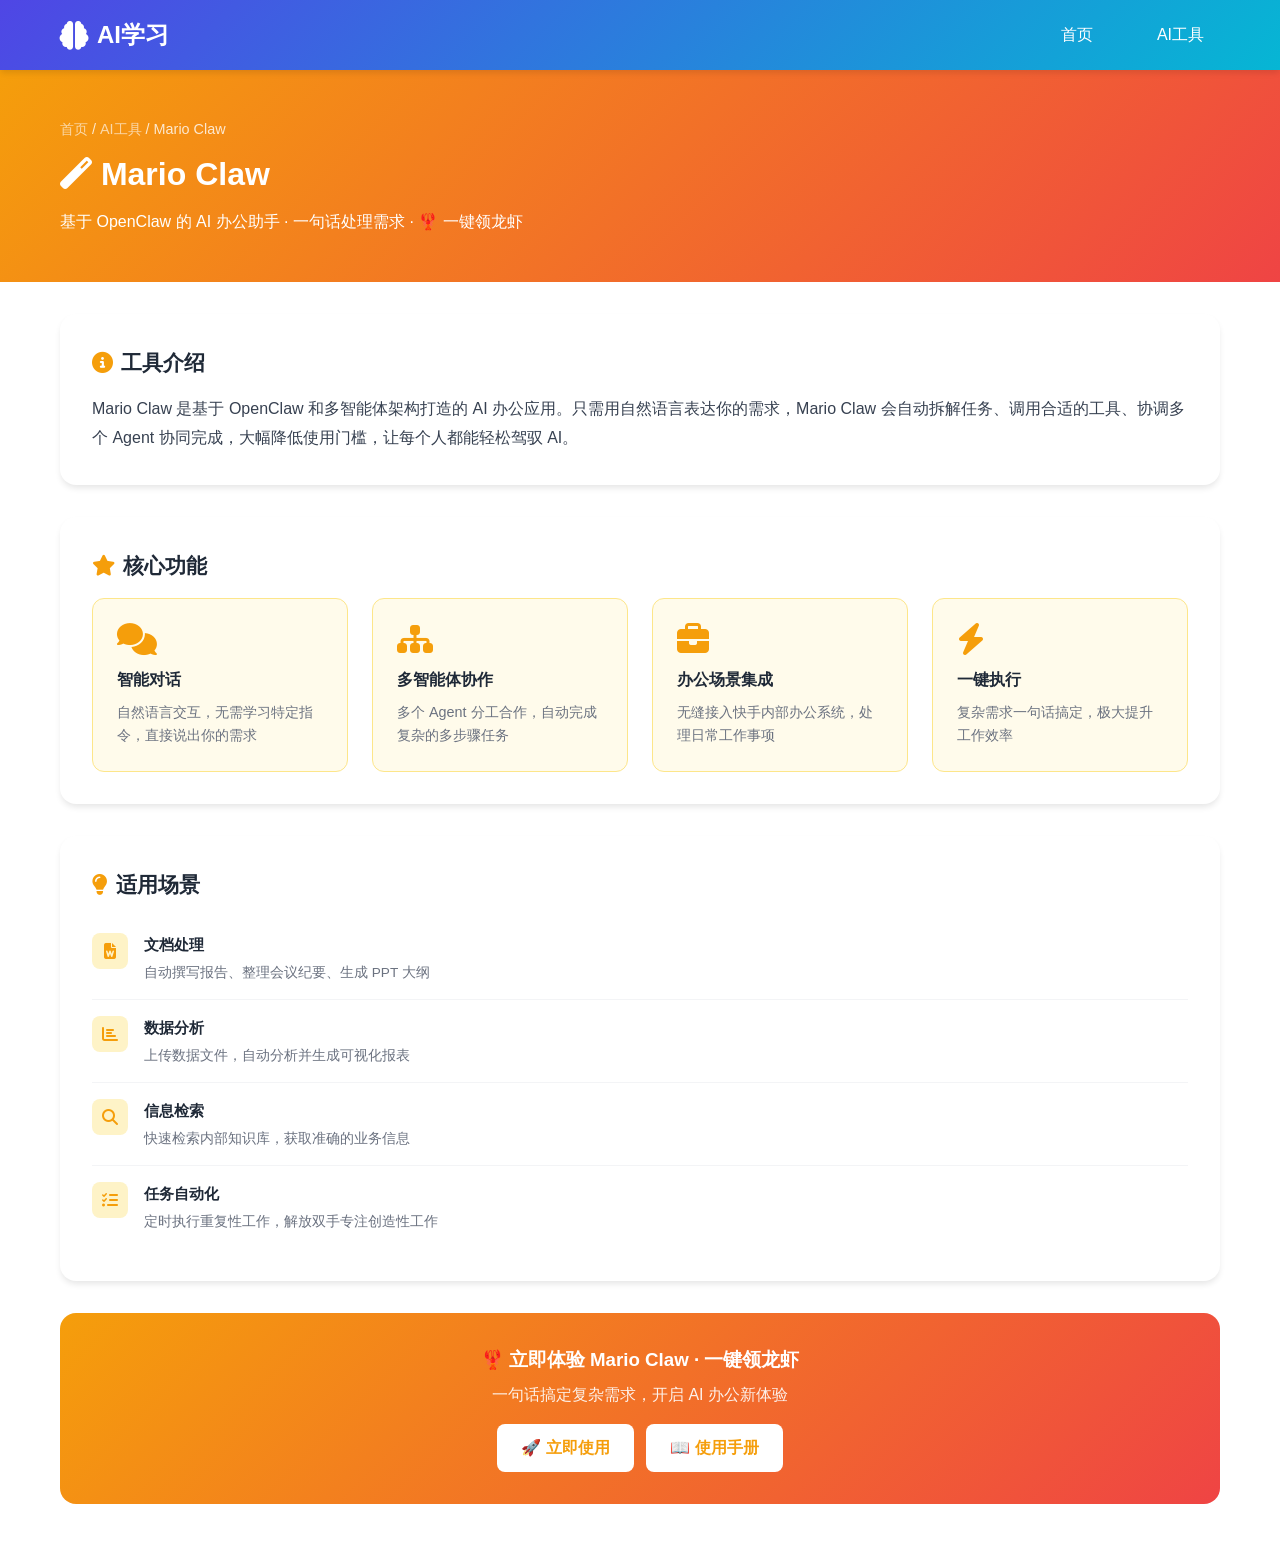
<file: tools/mario-claw.html>
<!DOCTYPE html>
<html lang="zh-CN">
<head>
    <meta charset="UTF-8">
    <meta name="viewport" content="width=device-width, initial-scale=1.0">
    <title>Mario Claw - AI智能应用学习库</title>
    <link rel="stylesheet" href="../styles.css">
    <link rel="stylesheet" href="https://cdnjs.cloudflare.com/ajax/libs/font-awesome/6.4.0/css/all.min.css">
    <style>
        .page-hero { background: linear-gradient(135deg, #F59E0B 0%, #EF4444 100%); color: white; padding: 3rem 0; }
        .page-hero h1 { font-size: 2rem; margin-bottom: 0.5rem; }
        .tool-detail { padding: 2rem 0 4rem; }
        .info-card { background: white; border-radius: 16px; box-shadow: 0 4px 6px -1px rgba(0,0,0,0.1); padding: 2rem; margin-bottom: 2rem; }
        .info-card h2 { font-size: 1.3rem; color: #1F2937; margin-bottom: 1rem; display: flex; align-items: center; gap: 0.5rem; }
        .info-card h2 i { color: #F59E0B; }
        .feature-grid { display: grid; grid-template-columns: repeat(auto-fit, minmax(250px, 1fr)); gap: 1.5rem; }
        .feature-item { background: #FFFBEB; border: 1px solid #FDE68A; border-radius: 12px; padding: 1.5rem; }
        .feature-item i { font-size: 2rem; color: #F59E0B; margin-bottom: 0.75rem; display: block; }
        .feature-item h3 { font-size: 1rem; color: #1F2937; margin-bottom: 0.5rem; }
        .feature-item p { font-size: 0.9rem; color: #6B7280; }
        .use-case { display: flex; align-items: flex-start; gap: 1rem; padding: 1rem 0; border-bottom: 1px solid #F3F4F6; }
        .use-case:last-child { border-bottom: none; }
        .use-case-icon { background: #FEF3C7; color: #F59E0B; width: 36px; height: 36px; border-radius: 8px; display: flex; align-items: center; justify-content: center; flex-shrink: 0; }
        .use-case-info h4 { font-size: 0.95rem; color: #1F2937; margin-bottom: 0.25rem; }
        .use-case-info p { font-size: 0.85rem; color: #6B7280; }
        .back-btn { display: inline-flex; align-items: center; gap: 0.5rem; background: #F59E0B; color: white; padding: 0.6rem 1.2rem; border-radius: 8px; text-decoration: none; font-size: 0.9rem; }
        .back-btn:hover { background: #D97706; }
        .cta-box { background: linear-gradient(135deg, #F59E0B, #EF4444); color: white; border-radius: 16px; padding: 2rem; text-align: center; margin-top: 2rem; }
        .cta-box h3 { margin-bottom: 0.5rem; }
        .cta-box p { opacity: 0.9; margin-bottom: 1rem; }
        .cta-box .btn { background: white; color: #F59E0B; padding: 0.7rem 1.5rem; border-radius: 8px; text-decoration: none; font-weight: 600; }
    </style>
</head>
<body>
    <nav class="navbar">
        <div class="container">
            <a href="../index.html" class="nav-brand" style="color:white;text-decoration:none;">
                <i class="fas fa-brain"></i><span>AI学习</span>
            </a>
            <ul class="nav-menu">
                <li><a href="../index.html">首页</a></li>
                <li><a href="../index.html#tools">AI工具</a></li>
            </ul>
        </div>
    </nav>

    <div class="page-hero">
        <div class="container">
            <div style="margin-bottom:0.5rem; opacity:0.8; font-size:0.9rem;">
                <a href="../index.html" style="color:rgba(255,255,255,0.8);text-decoration:none;">首页</a> / <a href="../index.html#tools" style="color:rgba(255,255,255,0.8);text-decoration:none;">AI工具</a> / <span>Mario Claw</span>
            </div>
            <h1><i class="fas fa-magic"></i> Mario Claw</h1>
            <p>基于 OpenClaw 的 AI 办公助手 · 一句话处理需求 · 🦞 一键领龙虾</p>
        </div>
    </div>

    <div class="tool-detail">
        <div class="container">
            <div class="info-card">
                <h2><i class="fas fa-info-circle"></i> 工具介绍</h2>
                <p style="color:#374151; line-height:1.8;">Mario Claw 是基于 OpenClaw 和多智能体架构打造的 AI 办公应用。只需用自然语言表达你的需求，Mario Claw 会自动拆解任务、调用合适的工具、协调多个 Agent 协同完成，大幅降低使用门槛，让每个人都能轻松驾驭 AI。</p>
            </div>

            <div class="info-card">
                <h2><i class="fas fa-star"></i> 核心功能</h2>
                <div class="feature-grid">
                    <div class="feature-item">
                        <i class="fas fa-comments"></i>
                        <h3>智能对话</h3>
                        <p>自然语言交互，无需学习特定指令，直接说出你的需求</p>
                    </div>
                    <div class="feature-item">
                        <i class="fas fa-sitemap"></i>
                        <h3>多智能体协作</h3>
                        <p>多个 Agent 分工合作，自动完成复杂的多步骤任务</p>
                    </div>
                    <div class="feature-item">
                        <i class="fas fa-briefcase"></i>
                        <h3>办公场景集成</h3>
                        <p>无缝接入快手内部办公系统，处理日常工作事项</p>
                    </div>
                    <div class="feature-item">
                        <i class="fas fa-bolt"></i>
                        <h3>一键执行</h3>
                        <p>复杂需求一句话搞定，极大提升工作效率</p>
                    </div>
                </div>
            </div>

            <div class="info-card">
                <h2><i class="fas fa-lightbulb"></i> 适用场景</h2>
                <div class="use-case">
                    <div class="use-case-icon"><i class="fas fa-file-word"></i></div>
                    <div class="use-case-info"><h4>文档处理</h4><p>自动撰写报告、整理会议纪要、生成 PPT 大纲</p></div>
                </div>
                <div class="use-case">
                    <div class="use-case-icon"><i class="fas fa-chart-bar"></i></div>
                    <div class="use-case-info"><h4>数据分析</h4><p>上传数据文件，自动分析并生成可视化报表</p></div>
                </div>
                <div class="use-case">
                    <div class="use-case-icon"><i class="fas fa-search"></i></div>
                    <div class="use-case-info"><h4>信息检索</h4><p>快速检索内部知识库，获取准确的业务信息</p></div>
                </div>
                <div class="use-case">
                    <div class="use-case-icon"><i class="fas fa-tasks"></i></div>
                    <div class="use-case-info"><h4>任务自动化</h4><p>定时执行重复性工作，解放双手专注创造性工作</p></div>
                </div>
            </div>

            <div class="cta-box">
                <h3>🦞 立即体验 Mario Claw · 一键领龙虾</h3>
                <p>一句话搞定复杂需求，开启 AI 办公新体验</p>
                <a href="https://mario.corp.kuaishou.com/claw" target="_blank" class="btn" style="margin-right:0.5rem;">🚀 立即使用</a>
                <a href="https://docs.corp.kuaishou.com/d/home/fcACBFh0Bfk358fWrjnwtTidx" target="_blank" class="btn">📖 使用手册</a>
            </div>
        </div>
    </div>
</body>
</html>
</file>
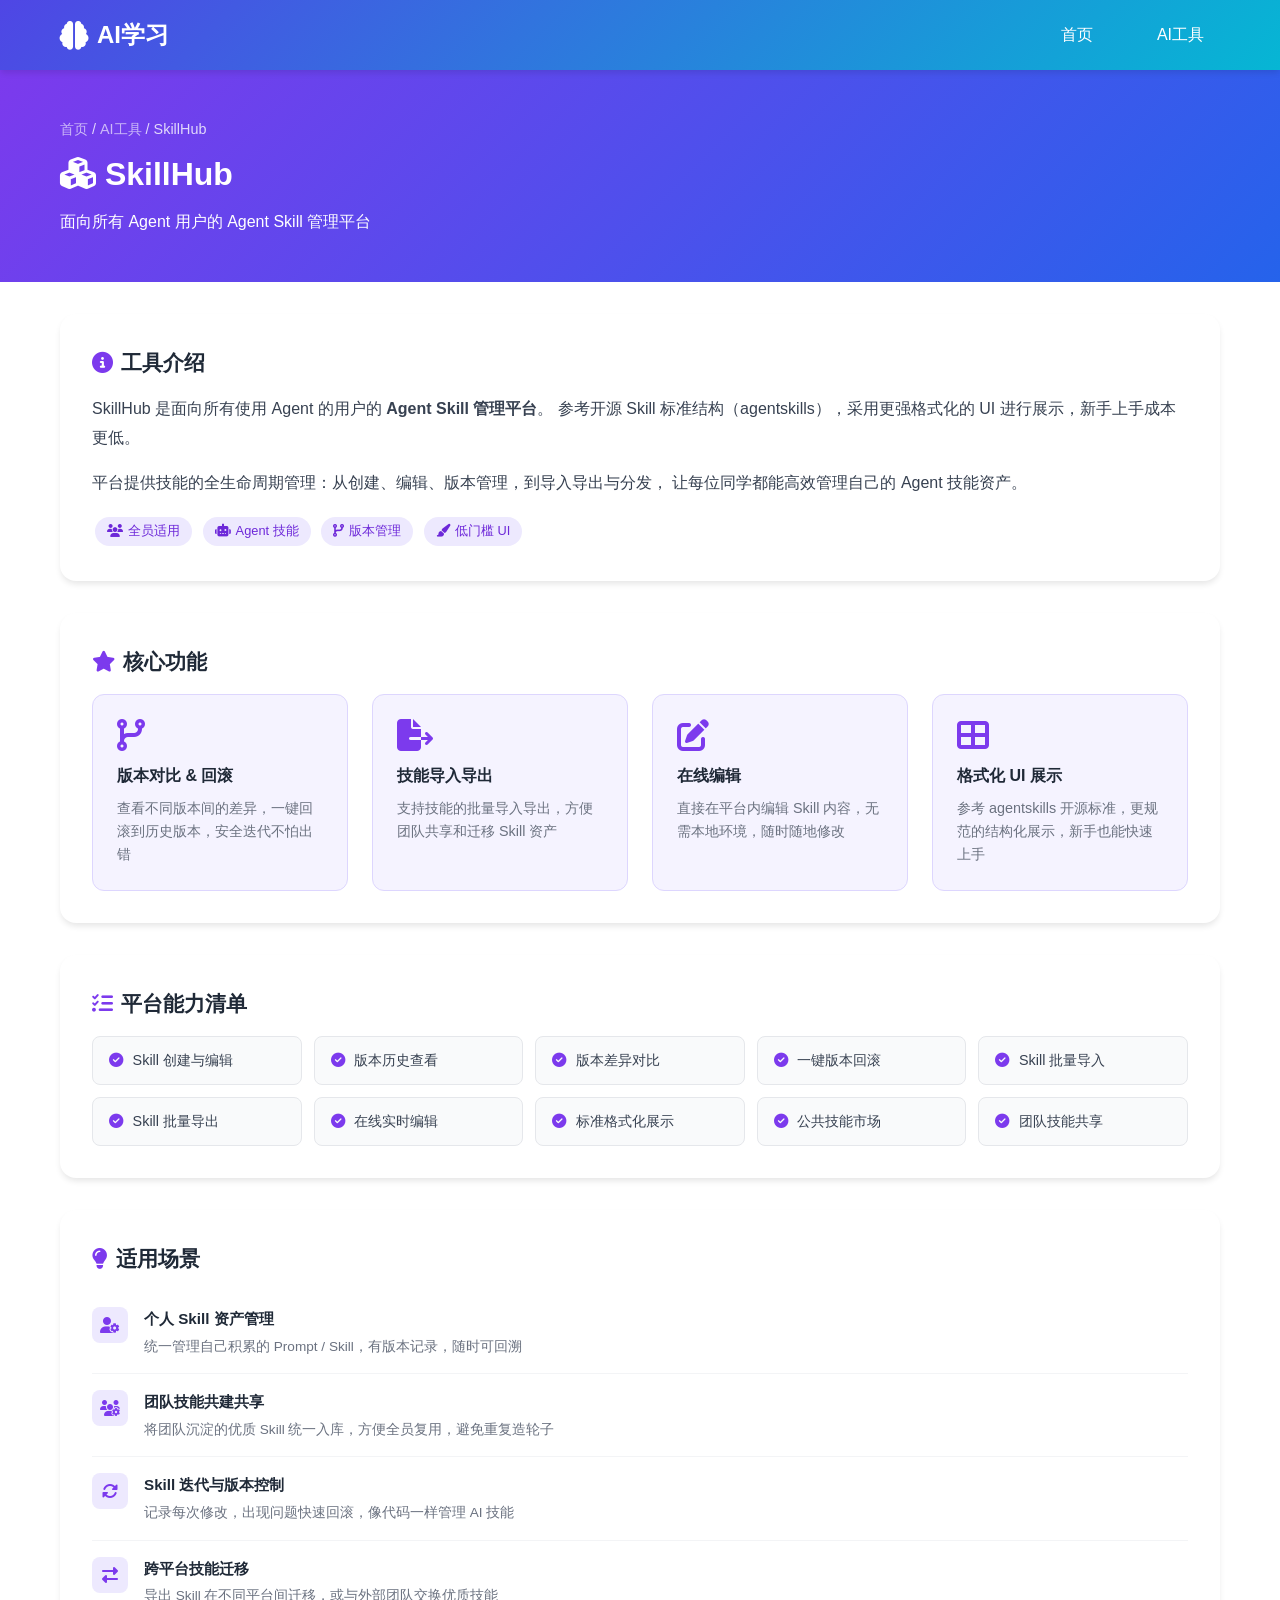
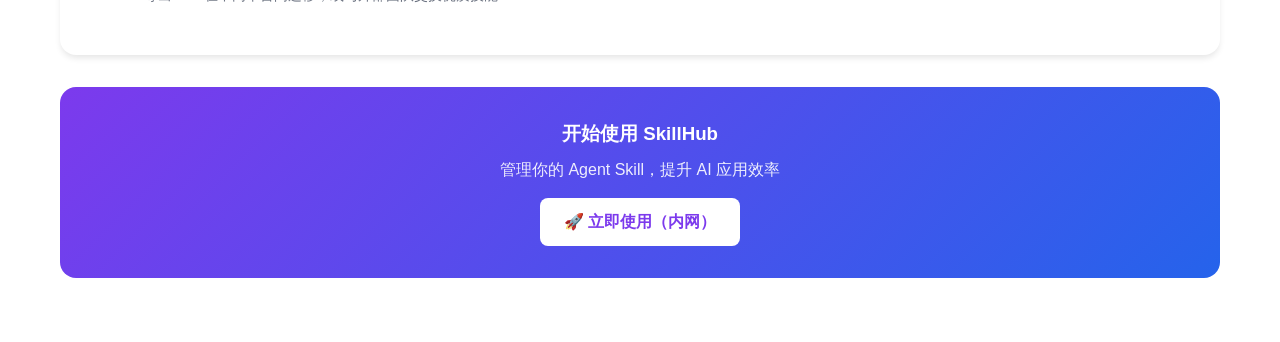
<file: tools/skillhub.html>
<!DOCTYPE html>
<html lang="zh-CN">
<head>
    <meta charset="UTF-8">
    <meta name="viewport" content="width=device-width, initial-scale=1.0">
    <title>SkillHub - AI智能应用学习库</title>
    <link rel="stylesheet" href="../styles.css">
    <link rel="stylesheet" href="https://cdnjs.cloudflare.com/ajax/libs/font-awesome/6.4.0/css/all.min.css">
    <style>
        .page-hero { background: linear-gradient(135deg, #7C3AED 0%, #2563EB 100%); color: white; padding: 3rem 0; }
        .page-hero h1 { font-size: 2rem; margin-bottom: 0.5rem; }
        .tool-detail { padding: 2rem 0 4rem; }
        .info-card { background: white; border-radius: 16px; box-shadow: 0 4px 6px -1px rgba(0,0,0,0.1); padding: 2rem; margin-bottom: 2rem; }
        .info-card h2 { font-size: 1.3rem; color: #1F2937; margin-bottom: 1rem; display: flex; align-items: center; gap: 0.5rem; }
        .info-card h2 i { color: #7C3AED; }
        .feature-grid { display: grid; grid-template-columns: repeat(auto-fit, minmax(220px, 1fr)); gap: 1.5rem; }
        .feature-item { background: #F5F3FF; border: 1px solid #DDD6FE; border-radius: 12px; padding: 1.5rem; }
        .feature-item i { font-size: 2rem; color: #7C3AED; margin-bottom: 0.75rem; display: block; }
        .feature-item h3 { font-size: 1rem; color: #1F2937; margin-bottom: 0.5rem; }
        .feature-item p { font-size: 0.9rem; color: #6B7280; }
        .use-case { display: flex; align-items: flex-start; gap: 1rem; padding: 1rem 0; border-bottom: 1px solid #F3F4F6; }
        .use-case:last-child { border-bottom: none; }
        .use-case-icon { background: #EDE9FE; color: #7C3AED; width: 36px; height: 36px; border-radius: 8px; display: flex; align-items: center; justify-content: center; flex-shrink: 0; }
        .use-case-info h4 { font-size: 0.95rem; color: #1F2937; margin-bottom: 0.25rem; }
        .use-case-info p { font-size: 0.85rem; color: #6B7280; }
        .cta-box { background: linear-gradient(135deg, #7C3AED, #2563EB); color: white; border-radius: 16px; padding: 2rem; text-align: center; margin-top: 2rem; }
        .cta-box h3 { margin-bottom: 0.5rem; }
        .cta-box p { opacity: 0.9; margin-bottom: 1rem; }
        .cta-box .btn { background: white; color: #7C3AED; padding: 0.7rem 1.5rem; border-radius: 8px; text-decoration: none; font-weight: 600; display: inline-block; }
        .capability-list { list-style: none; display: grid; grid-template-columns: repeat(auto-fit, minmax(200px, 1fr)); gap: 0.75rem; }
        .capability-list li { display: flex; align-items: center; gap: 0.6rem; background: #F9FAFB; border: 1px solid #E5E7EB; border-radius: 8px; padding: 0.75rem 1rem; font-size: 0.9rem; color: #374151; }
        .capability-list li i { color: #7C3AED; flex-shrink: 0; }
        .tag-badge { display: inline-flex; align-items: center; gap: 0.3rem; background: #EDE9FE; color: #6D28D9; border-radius: 20px; padding: 0.25rem 0.75rem; font-size: 0.8rem; font-weight: 500; margin: 0.2rem; }
    </style>
</head>
<body>
    <nav class="navbar">
        <div class="container">
            <a href="../index.html" class="nav-brand" style="color:white;text-decoration:none;">
                <i class="fas fa-brain"></i><span>AI学习</span>
            </a>
            <ul class="nav-menu">
                <li><a href="../index.html">首页</a></li>
                <li><a href="../index.html#tools">AI工具</a></li>
            </ul>
        </div>
    </nav>

    <div class="page-hero">
        <div class="container">
            <div style="margin-bottom:0.5rem; opacity:0.8; font-size:0.9rem;">
                <a href="../index.html" style="color:rgba(255,255,255,0.8);text-decoration:none;">首页</a> /
                <a href="../index.html#tools" style="color:rgba(255,255,255,0.8);text-decoration:none;">AI工具</a> /
                <span>SkillHub</span>
            </div>
            <h1><i class="fas fa-cubes"></i> SkillHub</h1>
            <p>面向所有 Agent 用户的 Agent Skill 管理平台</p>
        </div>
    </div>

    <div class="tool-detail">
        <div class="container">

            <!-- 工具介绍 -->
            <div class="info-card">
                <h2><i class="fas fa-info-circle"></i> 工具介绍</h2>
                <p style="color:#374151; line-height:1.8; margin-bottom:1rem;">
                    SkillHub 是面向所有使用 Agent 的用户的 <strong>Agent Skill 管理平台</strong>。
                    参考开源 Skill 标准结构（agentskills），采用更强格式化的 UI 进行展示，新手上手成本更低。
                </p>
                <p style="color:#374151; line-height:1.8;">
                    平台提供技能的全生命周期管理：从创建、编辑、版本管理，到导入导出与分发，
                    让每位同学都能高效管理自己的 Agent 技能资产。
                </p>
                <div style="margin-top:1rem;">
                    <span class="tag-badge"><i class="fas fa-users"></i> 全员适用</span>
                    <span class="tag-badge"><i class="fas fa-robot"></i> Agent 技能</span>
                    <span class="tag-badge"><i class="fas fa-code-branch"></i> 版本管理</span>
                    <span class="tag-badge"><i class="fas fa-paint-brush"></i> 低门槛 UI</span>
                </div>
            </div>

            <!-- 核心功能 -->
            <div class="info-card">
                <h2><i class="fas fa-star"></i> 核心功能</h2>
                <div class="feature-grid">
                    <div class="feature-item">
                        <i class="fas fa-code-branch"></i>
                        <h3>版本对比 & 回滚</h3>
                        <p>查看不同版本间的差异，一键回滚到历史版本，安全迭代不怕出错</p>
                    </div>
                    <div class="feature-item">
                        <i class="fas fa-file-export"></i>
                        <h3>技能导入导出</h3>
                        <p>支持技能的批量导入导出，方便团队共享和迁移 Skill 资产</p>
                    </div>
                    <div class="feature-item">
                        <i class="fas fa-edit"></i>
                        <h3>在线编辑</h3>
                        <p>直接在平台内编辑 Skill 内容，无需本地环境，随时随地修改</p>
                    </div>
                    <div class="feature-item">
                        <i class="fas fa-th-large"></i>
                        <h3>格式化 UI 展示</h3>
                        <p>参考 agentskills 开源标准，更规范的结构化展示，新手也能快速上手</p>
                    </div>
                </div>
            </div>

            <!-- 平台能力 -->
            <div class="info-card">
                <h2><i class="fas fa-list-check"></i> 平台能力清单</h2>
                <ul class="capability-list">
                    <li><i class="fas fa-check-circle"></i> Skill 创建与编辑</li>
                    <li><i class="fas fa-check-circle"></i> 版本历史查看</li>
                    <li><i class="fas fa-check-circle"></i> 版本差异对比</li>
                    <li><i class="fas fa-check-circle"></i> 一键版本回滚</li>
                    <li><i class="fas fa-check-circle"></i> Skill 批量导入</li>
                    <li><i class="fas fa-check-circle"></i> Skill 批量导出</li>
                    <li><i class="fas fa-check-circle"></i> 在线实时编辑</li>
                    <li><i class="fas fa-check-circle"></i> 标准格式化展示</li>
                    <li><i class="fas fa-check-circle"></i> 公共技能市场</li>
                    <li><i class="fas fa-check-circle"></i> 团队技能共享</li>
                </ul>
            </div>

            <!-- 适用场景 -->
            <div class="info-card">
                <h2><i class="fas fa-lightbulb"></i> 适用场景</h2>
                <div class="use-case">
                    <div class="use-case-icon"><i class="fas fa-user-cog"></i></div>
                    <div class="use-case-info">
                        <h4>个人 Skill 资产管理</h4>
                        <p>统一管理自己积累的 Prompt / Skill，有版本记录，随时可回溯</p>
                    </div>
                </div>
                <div class="use-case">
                    <div class="use-case-icon"><i class="fas fa-users-cog"></i></div>
                    <div class="use-case-info">
                        <h4>团队技能共建共享</h4>
                        <p>将团队沉淀的优质 Skill 统一入库，方便全员复用，避免重复造轮子</p>
                    </div>
                </div>
                <div class="use-case">
                    <div class="use-case-icon"><i class="fas fa-sync-alt"></i></div>
                    <div class="use-case-info">
                        <h4>Skill 迭代与版本控制</h4>
                        <p>记录每次修改，出现问题快速回滚，像代码一样管理 AI 技能</p>
                    </div>
                </div>
                <div class="use-case">
                    <div class="use-case-icon"><i class="fas fa-exchange-alt"></i></div>
                    <div class="use-case-info">
                        <h4>跨平台技能迁移</h4>
                        <p>导出 Skill 在不同平台间迁移，或与外部团队交换优质技能</p>
                    </div>
                </div>
            </div>

            <!-- CTA -->
            <div class="cta-box">
                <h3>开始使用 SkillHub</h3>
                <p>管理你的 Agent Skill，提升 AI 应用效率</p>
                <a href="https://skills.corp.kuaishou.com/skills?domainId=public" target="_blank" class="btn">🚀 立即使用（内网）</a>
            </div>

        </div>
    </div>
</body>
</html>
</file>
<file: styles.css>
/* 全局样式 */
* {
    margin: 0;
    padding: 0;
    box-sizing: border-box;
}

:root {
    --primary-color: #4F46E5;
    --secondary-color: #06B6D4;
    --success-color: #10B981;
    --warning-color: #F59E0B;
    --danger-color: #EF4444;
    --dark-color: #1F2937;
    --light-color: #F9FAFB;
    --text-color: #374151;
    --border-color: #E5E7EB;
    --shadow: 0 4px 6px -1px rgba(0, 0, 0, 0.1);
    --shadow-lg: 0 10px 15px -3px rgba(0, 0, 0, 0.1);
}

body {
    font-family: -apple-system, BlinkMacSystemFont, 'Segoe UI', 'PingFang SC', 'Hiragino Sans GB', 
                 'Microsoft YaHei', 'Helvetica Neue', Helvetica, Arial, sans-serif;
    line-height: 1.6;
    color: var(--text-color);
    background-color: #fff;
}

.container {
    max-width: 1200px;
    margin: 0 auto;
    padding: 0 20px;
}

/* 导航栏 */
.navbar {
    background: linear-gradient(135deg, var(--primary-color) 0%, var(--secondary-color) 100%);
    color: white;
    padding: 1rem 0;
    position: sticky;
    top: 0;
    z-index: 1000;
    box-shadow: var(--shadow);
}

.navbar .container {
    display: flex;
    justify-content: space-between;
    align-items: center;
}

.nav-brand {
    display: flex;
    align-items: center;
    gap: 0.5rem;
    font-size: 1.5rem;
    font-weight: bold;
}

.nav-brand i {
    font-size: 1.8rem;
}

.nav-menu {
    display: flex;
    list-style: none;
    gap: 2rem;
}

.nav-menu a {
    color: white;
    text-decoration: none;
    font-weight: 500;
    transition: opacity 0.3s;
    padding: 0.5rem 1rem;
    border-radius: 8px;
}

.nav-menu a:hover,
.nav-menu a.active {
    background: rgba(255, 255, 255, 0.2);
}

.mobile-menu-toggle {
    display: none;
    background: none;
    border: none;
    color: white;
    font-size: 1.5rem;
    cursor: pointer;
}

/* 英雄区 */
.hero {
    background: linear-gradient(135deg, #667eea 0%, #764ba2 100%);
    color: white;
    padding: 3rem 0;
    text-align: center;
}

.hero-content {
    max-width: 800px;
    margin: 0 auto;
}

.hero-title {
    font-size: 3rem;
    margin-bottom: 1rem;
    display: flex;
    align-items: center;
    justify-content: center;
    gap: 1rem;
}

.hero-title i {
    font-size: 3.5rem;
    animation: bounce 2s infinite;
}

@keyframes bounce {
    0%, 100% { transform: translateY(0); }
    50% { transform: translateY(-10px); }
}

.hero-subtitle {
    font-size: 1.5rem;
    margin-bottom: 1rem;
    font-weight: 600;
}

.hero-description {
    font-size: 1.1rem;
    margin-bottom: 2rem;
    line-height: 1.8;
    opacity: 0.95;
}

.hero-buttons {
    display: flex;
    gap: 1rem;
    justify-content: center;
    flex-wrap: wrap;
}

/* 按钮样式 */
.btn {
    display: inline-flex;
    align-items: center;
    gap: 0.5rem;
    padding: 0.75rem 1.5rem;
    border-radius: 8px;
    text-decoration: none;
    font-weight: 600;
    transition: all 0.3s;
    border: none;
    cursor: pointer;
}

.btn-primary {
    background: white;
    color: var(--primary-color);
}

.btn-primary:hover {
    transform: translateY(-2px);
    box-shadow: var(--shadow-lg);
}

.btn-secondary {
    background: rgba(255, 255, 255, 0.2);
    color: white;
    border: 2px solid white;
}

.btn-secondary:hover {
    background: rgba(255, 255, 255, 0.3);
}

/* 通用区块样式 */
.content-section {
    padding: 5rem 0;
}

.bg-light {
    background-color: var(--light-color);
}

.section-title {
    font-size: 2.5rem;
    text-align: center;
    margin-bottom: 1rem;
    color: var(--dark-color);
    display: flex;
    align-items: center;
    justify-content: center;
    gap: 1rem;
}

.section-subtitle {
    text-align: center;
    font-size: 1.1rem;
    color: var(--text-color);
    margin-bottom: 3rem;
}

/* 为什么区块 */
.why-section {
    padding: 5rem 0;
    background: linear-gradient(to bottom, white, var(--light-color));
}

.why-content {
    max-width: 900px;
    margin: 0 auto;
}

.problem-list {
    display: grid;
    grid-template-columns: repeat(auto-fit, minmax(250px, 1fr));
    gap: 1.5rem;
    margin: 2rem 0;
}

.problem-item {
    display: flex;
    align-items: center;
    gap: 1rem;
    padding: 1rem;
    background: white;
    border-radius: 8px;
    box-shadow: var(--shadow);
}

.problem-item i {
    color: var(--danger-color);
    font-size: 1.5rem;
}

.solution-box {
    background: linear-gradient(135deg, var(--primary-color), var(--secondary-color));
    color: white;
    padding: 2rem;
    border-radius: 12px;
    margin-top: 2rem;
}

.solution-box h3 {
    font-size: 1.5rem;
    margin-bottom: 1rem;
    display: flex;
    align-items: center;
    gap: 0.5rem;
}

.solution-list {
    list-style: none;
}

.solution-list li {
    display: flex;
    align-items: center;
    gap: 0.5rem;
    padding: 0.5rem 0;
    font-size: 1.1rem;
}

.solution-list i {
    color: var(--success-color);
    background: white;
    border-radius: 50%;
    padding: 0.2rem;
}

/* 快速导航 */
.quick-nav {
    padding: 5rem 0;
}

.nav-grid {
    display: grid;
    grid-template-columns: repeat(4, 1fr);
    gap: 1.5rem;
    margin-top: 3rem;
}

.nav-card {
    background: white;
    padding: 1.5rem 1rem;
    border-radius: 12px;
    text-align: center;
    box-shadow: var(--shadow);
    text-decoration: none;
    color: var(--text-color);
    transition: all 0.3s;
    border: 2px solid transparent;
}

.nav-card:hover {
    transform: translateY(-5px);
    box-shadow: var(--shadow-lg);
    border-color: var(--primary-color);
}

.nav-card i {
    font-size: 3rem;
    color: var(--primary-color);
    margin-bottom: 1rem;
}

.nav-card h3 {
    font-size: 1.5rem;
    margin-bottom: 0.5rem;
    color: var(--dark-color);
}

/* 课程卡片 */
.course-tabs {
    display: flex;
    justify-content: center;
    gap: 1rem;
    margin: 2rem 0;
}

.tab-btn {
    padding: 0.75rem 2rem;
    border: 2px solid var(--border-color);
    background: white;
    border-radius: 8px;
    font-size: 1rem;
    font-weight: 600;
    cursor: pointer;
    transition: all 0.3s;
}

.tab-btn.active {
    background: var(--primary-color);
    color: white;
    border-color: var(--primary-color);
}

.tab-pane {
    display: none;
}

.tab-pane.active {
    display: block;
}

.course-grid {
    display: grid;
    grid-template-columns: repeat(4, 1fr);
    gap: 1.5rem;
    margin-top: 2rem;
}

.course-card {
    background: white;
    padding: 2rem;
    border-radius: 12px;
    box-shadow: var(--shadow);
    transition: all 0.3s;
    position: relative;
    border: 2px solid transparent;
}

.course-card:hover {
    transform: translateY(-5px);
    box-shadow: var(--shadow-lg);
    border-color: var(--primary-color);
}

.course-card.featured {
    border: 2px solid var(--primary-color);
}

.featured-badge {
    position: absolute;
    top: 1rem;
    right: 1rem;
    background: var(--danger-color);
    color: white;
    padding: 0.25rem 0.75rem;
    border-radius: 20px;
    font-size: 0.875rem;
    font-weight: 600;
}

.course-icon {
    width: 60px;
    height: 60px;
    background: linear-gradient(135deg, var(--primary-color), var(--secondary-color));
    border-radius: 12px;
    display: flex;
    align-items: center;
    justify-content: center;
    margin-bottom: 1rem;
}

.course-icon i {
    font-size: 2rem;
    color: white;
}

.course-card h3 {
    font-size: 1.3rem;
    margin-bottom: 0.5rem;
    color: var(--dark-color);
}

.course-meta {
    display: flex;
    gap: 1rem;
    margin: 1rem 0;
    flex-wrap: wrap;
}

.course-meta span {
    display: flex;
    align-items: center;
    gap: 0.3rem;
    font-size: 0.9rem;
    color: var(--text-color);
}

.course-link {
    display: inline-flex;
    align-items: center;
    color: var(--primary-color);
    text-decoration: none;
    font-weight: 600;
    margin-top: 1rem;
    transition: gap 0.3s;
}

.course-link:hover {
    gap: 0.5rem;
}

.tools-grid {
    display: grid;
    grid-template-columns: repeat(5, 1fr);
    gap: 1.5rem;
    margin-top: 2rem;
}

.tool-card {
    background: white;
    padding: 2rem;
    border-radius: 12px;
    box-shadow: var(--shadow);
    transition: all 0.3s;
    border: 2px solid transparent;
    display: flex;
    flex-direction: column;
}

.tool-card:hover {
    transform: translateY(-5px);
    box-shadow: var(--shadow-lg);
    border-color: var(--secondary-color);
}

.tool-card-1, .tool-card-2, .tool-card-3, .tool-card-4, .tool-card-5 { background: white; }

.tool-header {
    display: flex;
    align-items: center;
    gap: 1rem;
    margin-bottom: 1rem;
}

.tool-icon {
    width: 60px;
    height: 60px;
    background: linear-gradient(135deg, var(--primary-color), var(--secondary-color));
    border-radius: 12px;
    display: flex;
    align-items: center;
    justify-content: center;
    flex-shrink: 0;
}

.tool-icon i {
    font-size: 2rem;
    color: white;
}

.tool-header h3 {
    font-size: 1.3rem;
    color: var(--dark-color);
}

.tool-body {
    flex: 1;
    display: flex;
    flex-direction: column;
}

.tool-desc {
    margin-bottom: 0.75rem;
    color: var(--text-color);
}

.tool-features {
    list-style: none;
    margin: 0.5rem 0 1rem;
    display: flex;
    flex-direction: column;
    gap: 0.3rem;
}

.tool-features li {
    display: flex;
    align-items: center;
    gap: 0.5rem;
    font-size: 0.9rem;
    color: var(--text-color);
}

.tool-features i {
    color: var(--success-color);
}

.tool-action {
    margin-top: auto;
    padding: 0;
    border: none;
    display: block;
}

.btn-tool {
    display: inline-flex;
    align-items: center;
    color: var(--secondary-color);
    text-decoration: none;
    font-weight: 600;
    margin-top: 1rem;
    background: none;
    border: none;
    padding: 0;
    cursor: pointer;
    transition: gap 0.3s;
}

.btn-tool:hover {
    gap: 0.5rem;
}

/* 资讯卡片 */
.news-grid {
    display: grid;
    grid-template-columns: repeat(auto-fit, minmax(400px, 1fr));
    gap: 2rem;
    margin-top: 2rem;
}

.news-card {
    background: white;
    padding: 2rem;
    border-radius: 12px;
    box-shadow: var(--shadow);
    transition: all 0.3s;
    position: relative;
    border: 2px solid transparent;
}

.news-card:hover {
    transform: translateY(-5px);
    box-shadow: var(--shadow-lg);
    border-color: var(--warning-color);
}

.news-badge {
    position: absolute;
    top: 1rem;
    right: 1rem;
    padding: 0.25rem 0.75rem;
    border-radius: 20px;
    font-size: 0.875rem;
    font-weight: 600;
    color: white;
}

.news-badge.daily {
    background: var(--warning-color);
}

.news-badge.weekly {
    background: var(--primary-color);
}

.news-icon {
    font-size: 3rem;
    color: var(--warning-color);
    margin-bottom: 1rem;
}

.news-card h3 {
    font-size: 1.5rem;
    margin-bottom: 1rem;
    color: var(--dark-color);
}

.news-meta {
    margin: 1rem 0;
}

.news-meta span {
    display: flex;
    align-items: center;
    gap: 0.3rem;
    color: var(--text-color);
}

.news-link {
    display: inline-flex;
    align-items: center;
    color: var(--warning-color);
    text-decoration: none;
    font-weight: 600;
    margin-top: 1rem;
}

/* 学习路径 */
.learning-paths {
    display: grid;
    grid-template-columns: repeat(auto-fit, minmax(320px, 1fr));
    gap: 2rem;
    margin-top: 3rem;
}

.path-card {
    background: white;
    padding: 2rem;
    border-radius: 12px;
    box-shadow: var(--shadow);
    transition: all 0.3s;
    position: relative;
    border: 2px solid transparent;
}

.path-card:hover {
    transform: translateY(-5px);
    box-shadow: var(--shadow-lg);
}

.path-card.featured {
    border: 2px solid var(--primary-color);
}

.path-badge {
    position: absolute;
    top: 1rem;
    right: 1rem;
    padding: 0.25rem 0.75rem;
    border-radius: 20px;
    font-size: 0.875rem;
    font-weight: 600;
    color: white;
}

.path-badge.beginner {
    background: var(--success-color);
}

.path-badge.advanced {
    background: var(--danger-color);
}

.path-badge.business {
    background: var(--warning-color);
}

.path-icon {
    font-size: 3rem;
    color: var(--primary-color);
    margin-bottom: 1rem;
}

.path-card h3 {
    font-size: 1.5rem;
    margin-bottom: 1rem;
    color: var(--dark-color);
}

.path-desc {
    margin-bottom: 1.5rem;
    color: var(--text-color);
}

.path-features {
    list-style: none;
    margin-bottom: 1.5rem;
}

.path-features li {
    display: flex;
    align-items: center;
    gap: 0.5rem;
    padding: 0.5rem 0;
}

.path-features i {
    color: var(--primary-color);
}

.btn-path {
    width: 100%;
    background: var(--primary-color);
    color: white;
    justify-content: center;
}

.btn-path:hover {
    background: #4338ca;
}

/* CTA区块 */
.cta-section {
    background: linear-gradient(135deg, var(--primary-color), var(--secondary-color));
    color: white;
    padding: 5rem 0;
    text-align: center;
}

.cta-section h2 {
    font-size: 2.5rem;
    margin-bottom: 1rem;
}

.cta-section p {
    font-size: 1.2rem;
    margin-bottom: 2rem;
}

.cta-buttons {
    display: flex;
    gap: 1rem;
    justify-content: center;
    flex-wrap: wrap;
}

.btn-cta-primary {
    background: white;
    color: var(--primary-color);
}

.btn-cta-secondary {
    background: rgba(255, 255, 255, 0.2);
    color: white;
    border: 2px solid white;
}

/* 页脚 */
.footer {
    background: var(--dark-color);
    color: white;
    padding: 3rem 0 1rem;
}

.footer-content {
    display: grid;
    grid-template-columns: repeat(auto-fit, minmax(200px, 1fr));
    gap: 2rem;
    margin-bottom: 2rem;
}

.footer-section h3,
.footer-section h4 {
    margin-bottom: 1rem;
}

.footer-section ul {
    list-style: none;
}

.footer-section a {
    color: rgba(255, 255, 255, 0.8);
    text-decoration: none;
    display: block;
    padding: 0.25rem 0;
    transition: color 0.3s;
}

.footer-section a:hover {
    color: white;
}

.footer-bottom {
    border-top: 1px solid rgba(255, 255, 255, 0.1);
    padding-top: 1rem;
    text-align: center;
    color: rgba(255, 255, 255, 0.6);
}

/* 响应式设计 */
@media (max-width: 768px) {
    .nav-menu {
        display: none;
    }

    .mobile-menu-toggle {
        display: block;
    }

    .hero-title {
        font-size: 2rem;
        flex-direction: column;
    }

    .hero-subtitle {
        font-size: 1.2rem;
    }

    .section-title {
        font-size: 2rem;
        flex-direction: column;
    }

    .nav-grid,
    .course-grid,
    .tools-grid,
    .news-grid,
    .learning-paths {
        grid-template-columns: 1fr;
    }

    .course-tabs {
        flex-direction: column;
    }

    .hero-buttons,
    .cta-buttons {
        flex-direction: column;
    }

    .btn {
        width: 100%;
        justify-content: center;
    }
}

/* 平滑滚动 */
html {
    scroll-behavior: smooth;
}

/* 加载动画 */
@keyframes fadeIn {
    from {
        opacity: 0;
        transform: translateY(20px);
    }
    to {
        opacity: 1;
        transform: translateY(0);
    }
}

.content-section {
    animation: fadeIn 0.6s ease-out;
}
</file>
